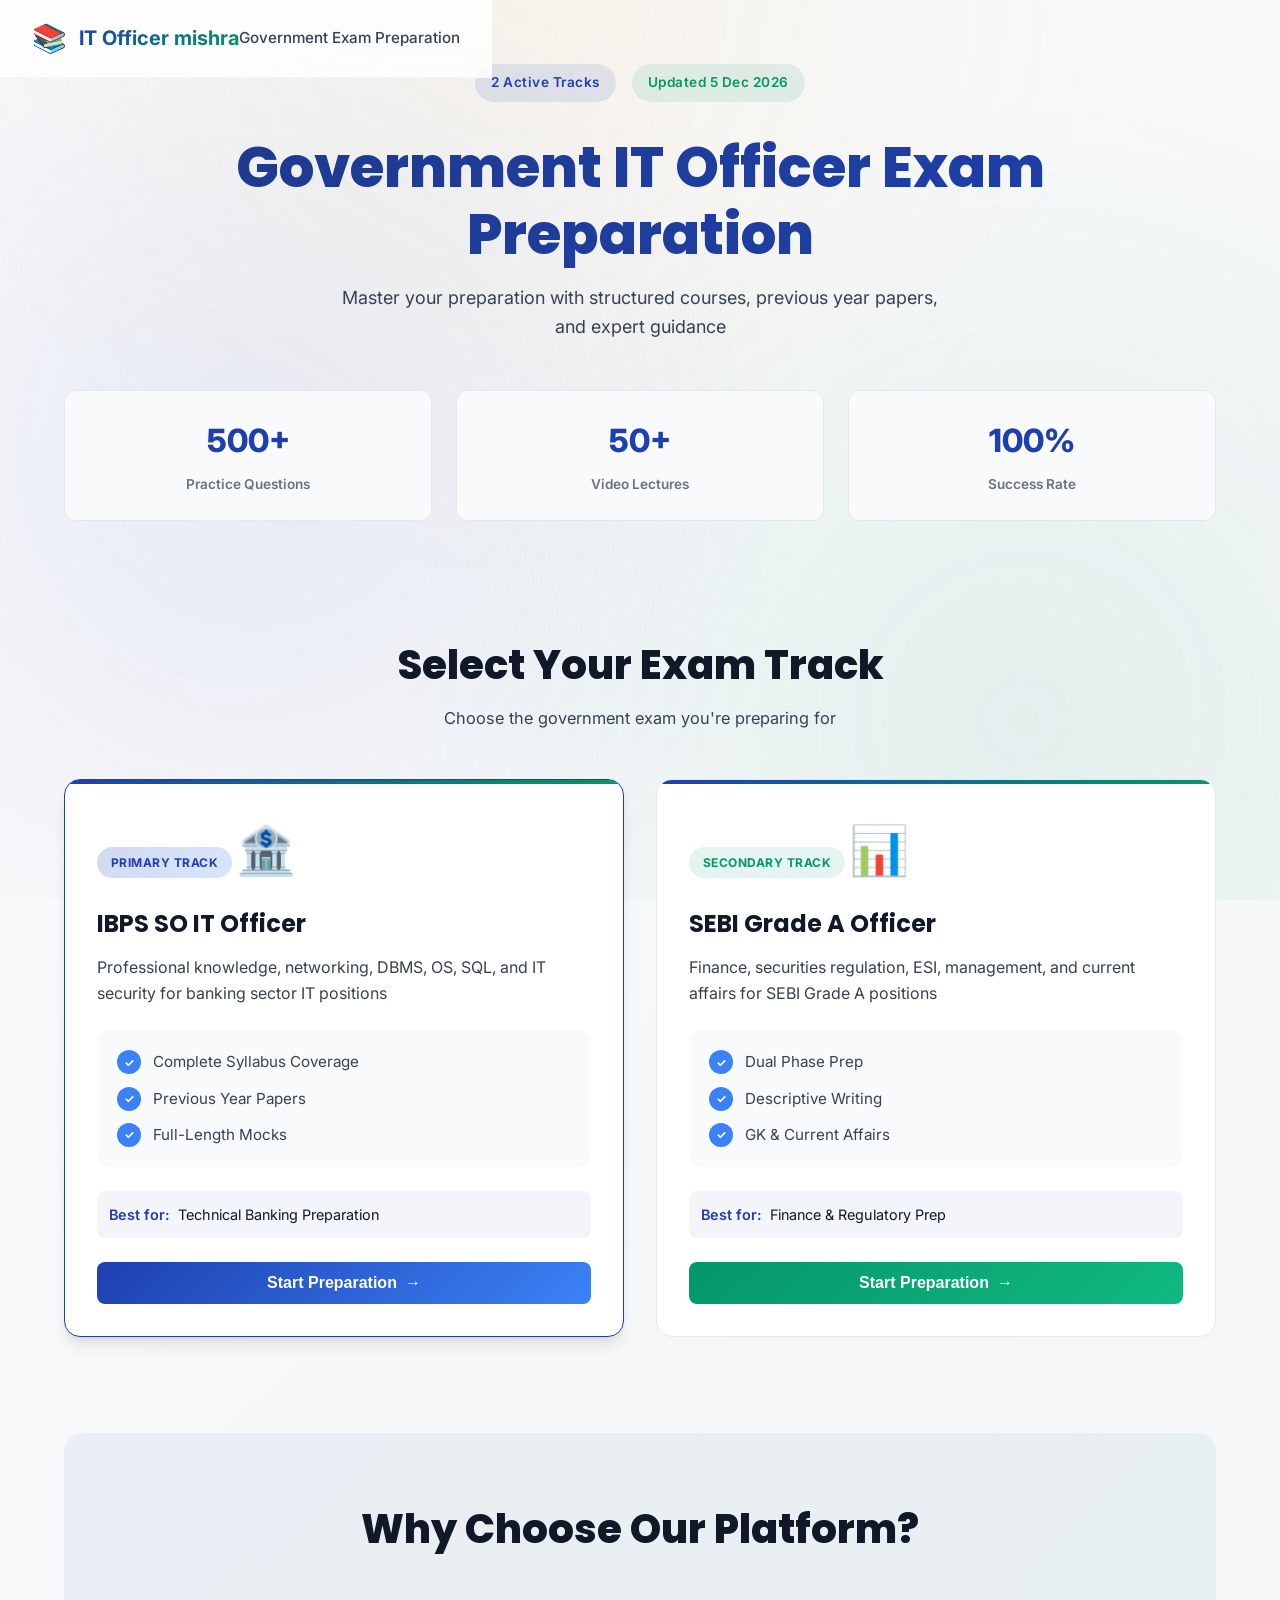
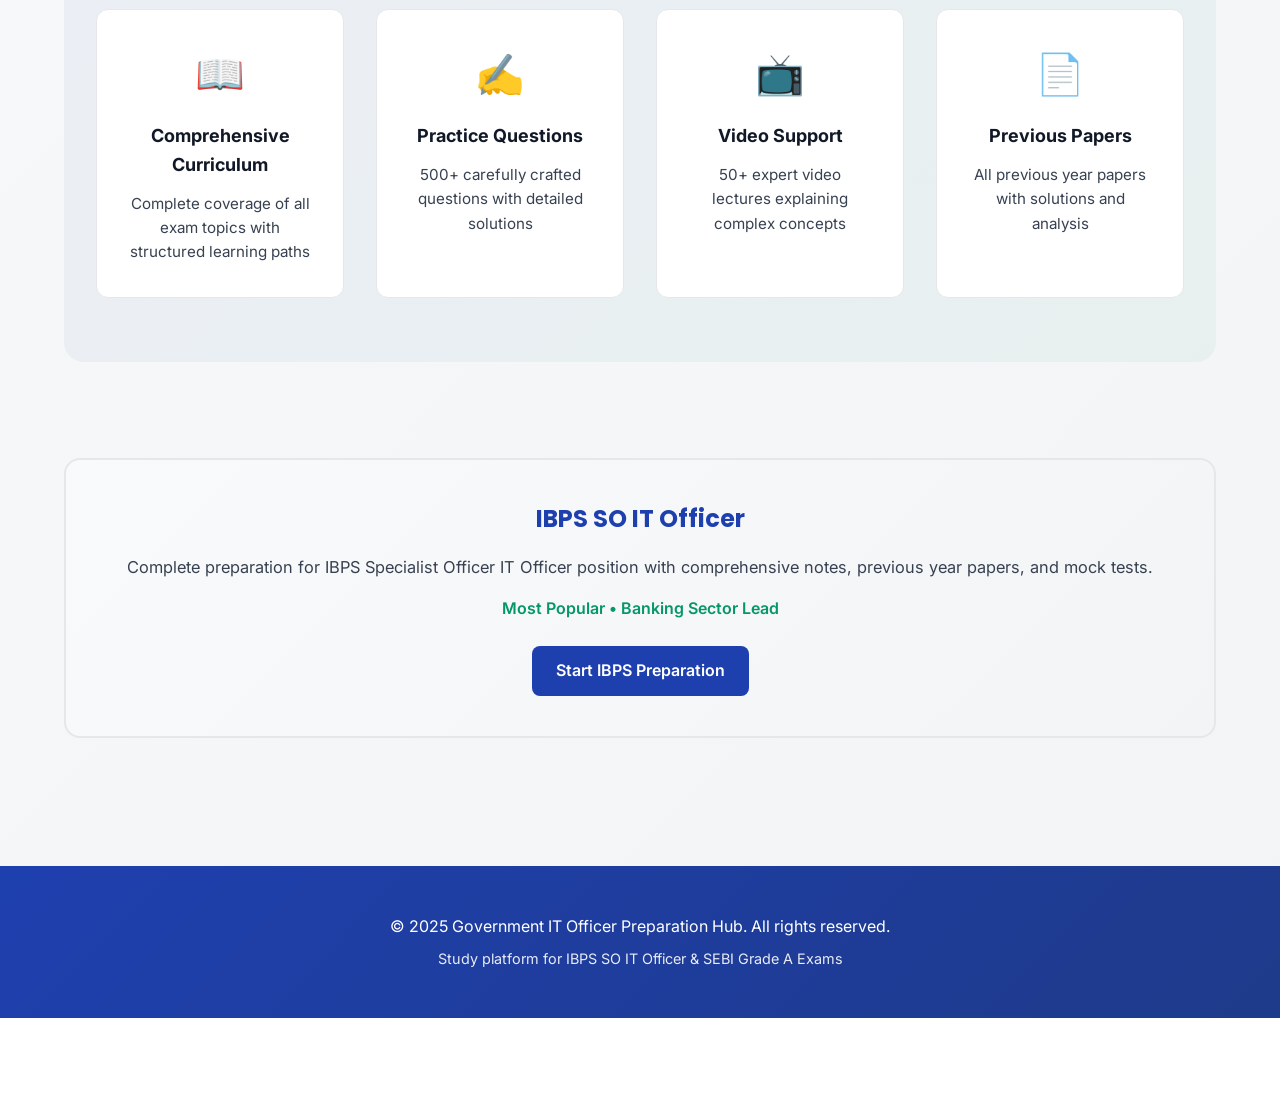
<file: index.html>
<!DOCTYPE html>
<html lang="en">
<head>
    <meta charset="UTF-8">
    <meta name="viewport" content="width=device-width, initial-scale=1.0">
    <meta name="description" content="Government IT Officer Exam Preparation Hub - IBPS SO IT Officer & SEBI Grade A Study Platform">
    <title>Government IT Officer - Exam Preparation Hub</title>
    <link rel="preconnect" href="https://fonts.googleapis.com">
    <link rel="preconnect" href="https://fonts.gstatic.com" crossorigin>
    <link href="https://fonts.googleapis.com/css2?family=Inter:wght@300;400;500;600;700;800&family=Poppins:wght@600;700;800&display=swap" rel="stylesheet">
    <link rel="stylesheet" href="assets/css/style.css">
    <script defer src="assets/js/main.js"></script>
</head>
<body class="exam-hub">
    <div class="background-animation"></div>
    
    <header class="navbar">
        <div class="navbar-container">
            <div class="logo">
                <span class="logo-icon">📚</span>
                <span class="logo-text">IT Officer mishra</span>
            </div>
            <nav class="nav-links">
                <span class="nav-item">Government Exam Preparation</span>
            </nav>
        </div>
    </header>

    <main class="container">
        <section class="hero-section">
            <div class="hero-content reveal">
                <div class="status-bar">
                    <span class="badge badge-primary">2 Active Tracks</span>
                    <span class="badge badge-secondary">Updated <span data-current-date>Today</span></span>
                </div>
                
                <h1 class="hero-title">Government IT Officer Exam Preparation</h1>
                <p class="hero-subtitle">Master your preparation with structured courses, previous year papers, and expert guidance</p>
                
                <div class="quick-stats">
                    <div class="stat-box">
                        <div class="stat-number">500+</div>
                        <div class="stat-label">Practice Questions</div>
                    </div>
                    <div class="stat-box">
                        <div class="stat-number">50+</div>
                        <div class="stat-label">Video Lectures</div>
                    </div>
                    <div class="stat-box">
                        <div class="stat-number">100%</div>
                        <div class="stat-label">Success Rate</div>
                    </div>
                </div>
            </div>
        </section>

        <section class="exam-tracks-section">
            <h2 class="section-title">Select Your Exam Track</h2>
            <p class="section-subtitle">Choose the government exam you're preparing for</p>
            
            <div class="exam-grid">
                <div class="exam-track-card reveal" data-exam-card data-href="IBPS_SO_(IT_Officer)/index.html" 
                     data-launch-title="IBPS SO IT Officer" 
                     data-launch-text="Complete preparation for IBPS Specialist Officer IT Officer position with comprehensive notes, previous year papers, and mock tests."
                     data-launch-meta="Most Popular • Banking Sector Lead"
                     data-launch-link-label="Start IBPS Preparation">
                    <div class="card-badge badge-featured">PRIMARY TRACK</div>
                    <div class="card-icon">🏦</div>
                    <h3 class="card-title">IBPS SO IT Officer</h3>
                    <p class="card-description">Professional knowledge, networking, DBMS, OS, SQL, and IT security for banking sector IT positions</p>
                    
                    <div class="card-features">
                        <div class="feature-item">
                            <span class="feature-icon">✓</span>
                            <span>Complete Syllabus Coverage</span>
                        </div>
                        <div class="feature-item">
                            <span class="feature-icon">✓</span>
                            <span>Previous Year Papers</span>
                        </div>
                        <div class="feature-item">
                            <span class="feature-icon">✓</span>
                            <span>Full-Length Mocks</span>
                        </div>
                    </div>

                    <div class="card-meta">
                        <span class="meta-label">Best for:</span>
                        <span>Technical Banking Preparation</span>
                    </div>
                    
                    <button class="button button-primary" type="button" data-href="IBPS_SO_(IT_Officer)/index.html">
                        Start Preparation
                        <span class="button-arrow">→</span>
                    </button>
                </div>

                <div class="exam-track-card reveal" data-exam-card data-href="SEBI_Grade_A/index.html" 
                     data-launch-title="SEBI Grade A" 
                     data-launch-text="Complete guidance for SEBI Grade A Officers Exam including finance, management, descriptive writing, and regulatory framework."
                     data-launch-meta="Securities Regulator • Prestigious Position"
                     data-launch-link-label="Start SEBI Preparation">
                    <div class="card-badge badge-secondary">SECONDARY TRACK</div>
                    <div class="card-icon">📊</div>
                    <h3 class="card-title">SEBI Grade A Officer</h3>
                    <p class="card-description">Finance, securities regulation, ESI, management, and current affairs for SEBI Grade A positions</p>
                    
                    <div class="card-features">
                        <div class="feature-item">
                            <span class="feature-icon">✓</span>
                            <span>Dual Phase Prep</span>
                        </div>
                        <div class="feature-item">
                            <span class="feature-icon">✓</span>
                            <span>Descriptive Writing</span>
                        </div>
                        <div class="feature-item">
                            <span class="feature-icon">✓</span>
                            <span>GK & Current Affairs</span>
                        </div>
                    </div>

                    <div class="card-meta">
                        <span class="meta-label">Best for:</span>
                        <span>Finance & Regulatory Prep</span>
                    </div>
                    
                    <button class="button button-secondary" type="button" data-href="SEBI_Grade_A/index.html">
                        Start Preparation
                        <span class="button-arrow">→</span>
                    </button>
                </div>
            </div>
        </section>

        <section class="features-section">
            <h2 class="section-title">Why Choose Our Platform?</h2>
            
            <div class="features-grid">
                <div class="feature-card reveal">
                    <div class="feature-icon-large">📖</div>
                    <h4>Comprehensive Curriculum</h4>
                    <p>Complete coverage of all exam topics with structured learning paths</p>
                </div>
                <div class="feature-card reveal">
                    <div class="feature-icon-large">✍️</div>
                    <h4>Practice Questions</h4>
                    <p>500+ carefully crafted questions with detailed solutions</p>
                </div>
                <div class="feature-card reveal">
                    <div class="feature-icon-large">📺</div>
                    <h4>Video Support</h4>
                    <p>50+ expert video lectures explaining complex concepts</p>
                </div>
                <div class="feature-card reveal">
                    <div class="feature-icon-large">📄</div>
                    <h4>Previous Papers</h4>
                    <p>All previous year papers with solutions and analysis</p>
                </div>
            </div>
        </section>

        <section class="preview-section">
            <div class="preview-card reveal">
                <h3 class="preview-title" data-launch-preview-title>Select a track above</h3>
                <p class="preview-text" data-launch-preview-text>Hover or tap on any exam track to see a preview and start your preparation journey</p>
                <div class="preview-meta" data-launch-preview-meta></div>
                <a class="preview-link" href="#" data-launch-preview-link data-href="">
                    View Full Details →
                </a>
            </div>
        </section>
    </main>

    <footer class="footer">
        <div class="footer-content">
            <p>&copy; 2025 Government IT Officer Preparation Hub. All rights reserved.</p>
            <p class="footer-note">Study platform for IBPS SO IT Officer & SEBI Grade A Exams</p>
        </div>
    </footer>
</body>
</html>
</file>
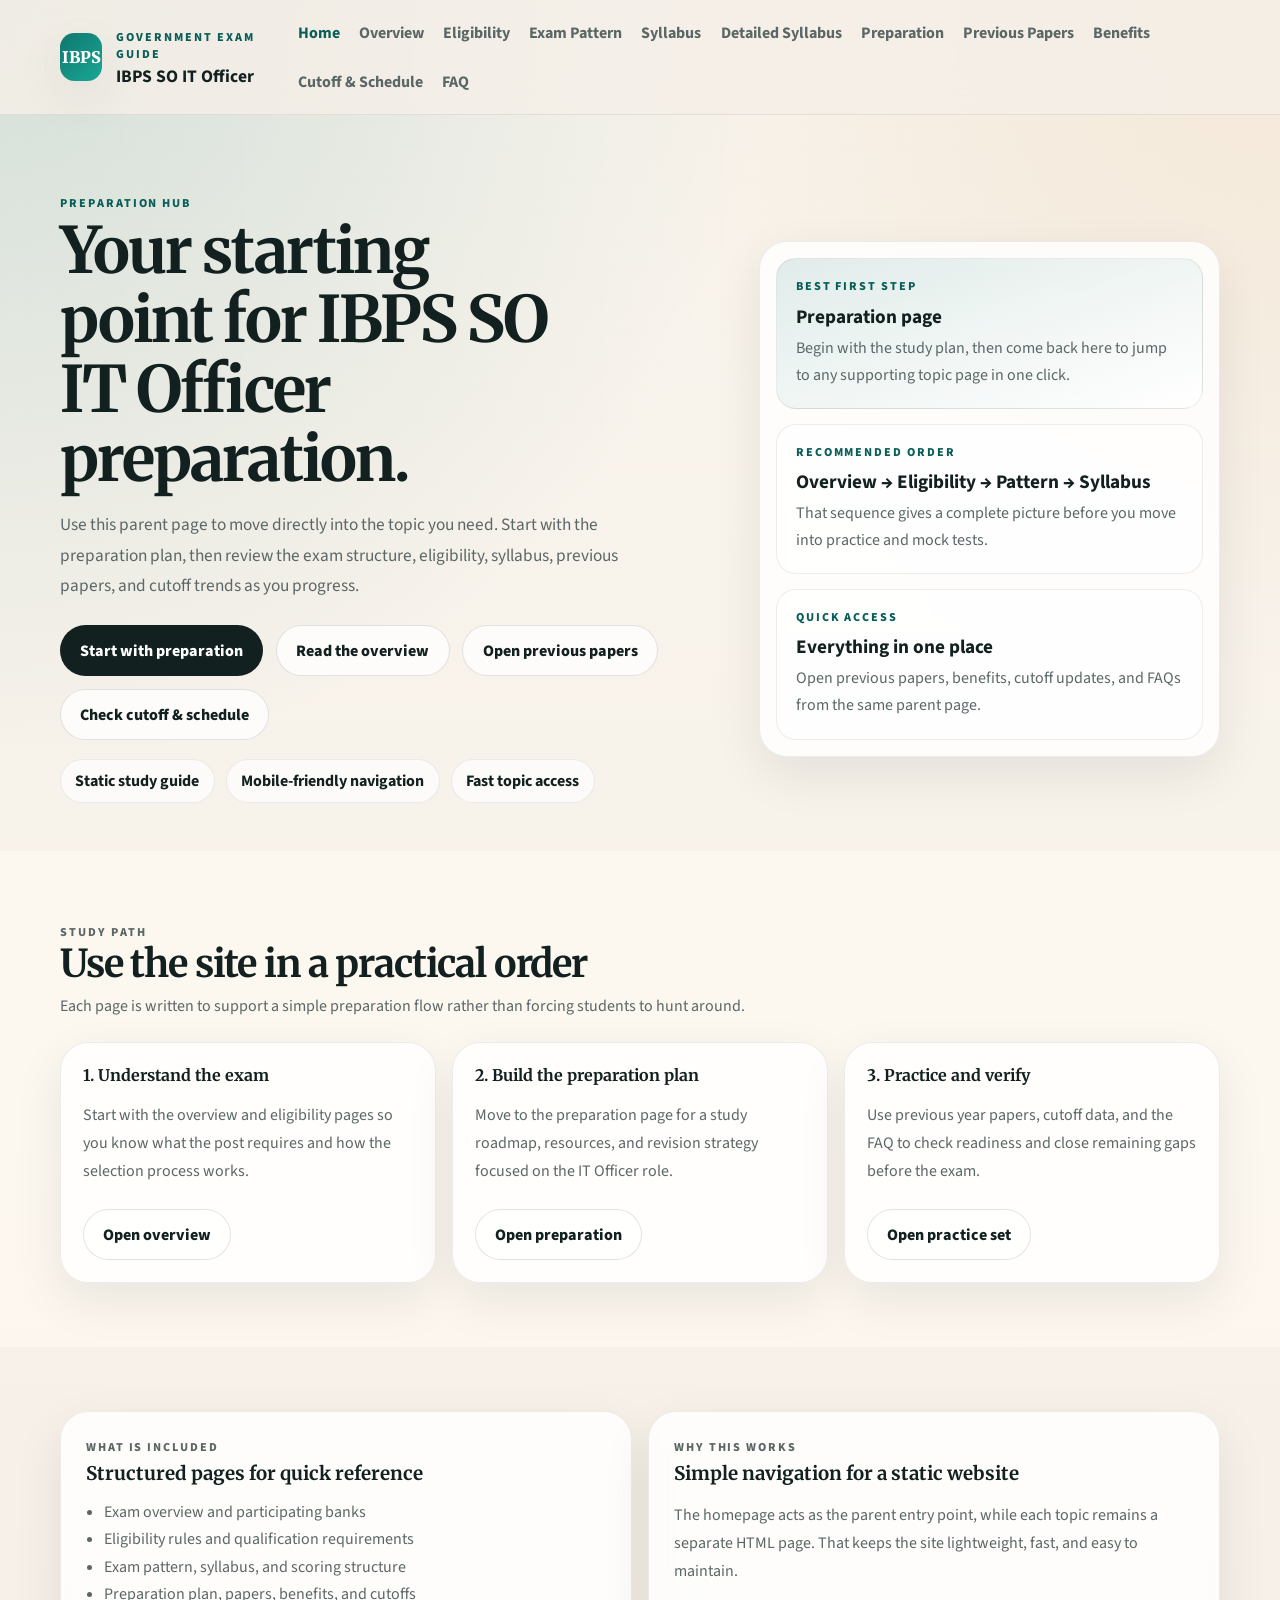
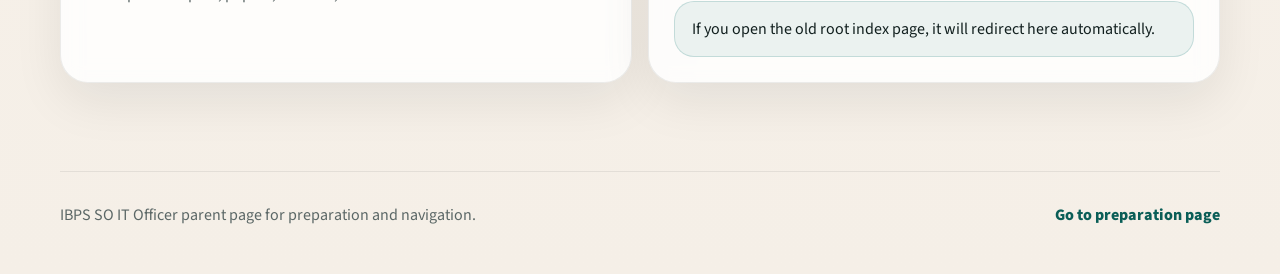
<file: IBPS_SO_(IT_Officer)/index.html>
<!doctype html>
<html lang="en">
  <head>
    <meta charset="utf-8" />
    <meta name="viewport" content="width=device-width, initial-scale=1" />
    <meta http-equiv="refresh" content="0; url=parent.html" />
    <meta name="robots" content="noindex" />
    <title>Redirecting to IBPS SO IT Officer hub</title>
    <script>
      window.location.replace('parent.html');
    </script>
    <style>
      body {
        margin: 0;
        min-height: 100vh;
        display: grid;
        place-items: center;
        font-family: "Source Sans 3", system-ui, sans-serif;
        color: #12201f;
        background: linear-gradient(180deg, #f9f4ed 0%, #f5efe7 100%);
      }
      main {
        width: min(100% - 2rem, 36rem);
        padding: 2rem;
        border-radius: 1.25rem;
        background: rgba(255, 255, 255, 0.86);
        border: 1px solid rgba(18, 32, 31, 0.08);
        box-shadow: 0 18px 50px rgba(15, 20, 20, 0.08);
        text-align: center;
      }
      a {
        color: #0a5e57;
        font-weight: 700;
      }
    </style>
  </head>
  <body>
    <main>
      <p>Redirecting to the IBPS SO IT Officer parent page.</p>
      <p>If you are not redirected automatically, open <a href="parent.html">parent.html</a>.</p>
    </main>
  </body>
</html>
</file>
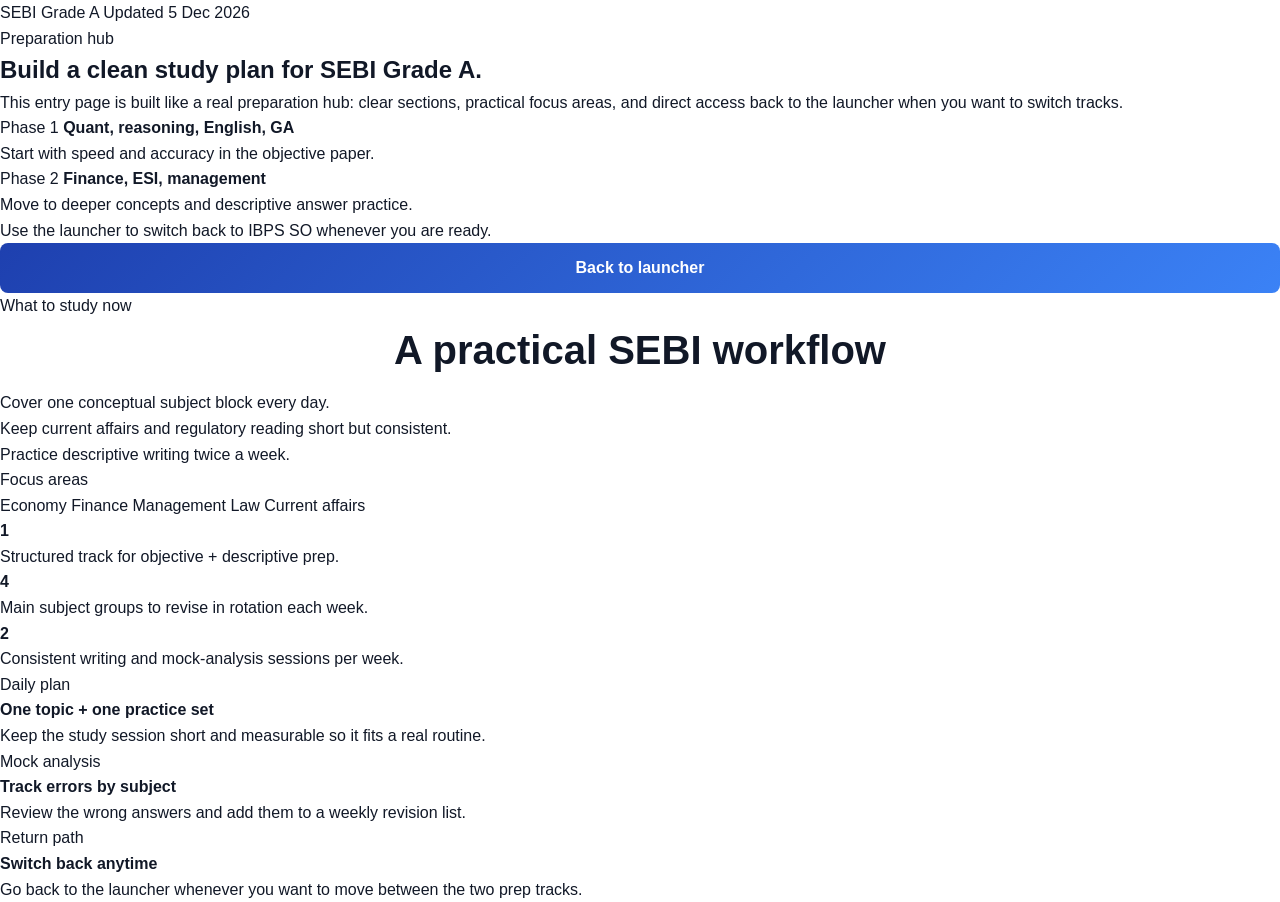
<file: SEBI_Grade_A/index.html>
<!doctype html>
<html lang="en">
  <head>
    <meta charset="utf-8" />
    <meta name="viewport" content="width=device-width, initial-scale=1" />
    <meta name="description" content="SEBI Grade A preparation landing page." />
    <title>SEBI Grade A | Preparation Hub</title>
    <link rel="preconnect" href="https://fonts.googleapis.com" />
    <link rel="preconnect" href="https://fonts.gstatic.com" crossorigin />
    <link href="https://fonts.googleapis.com/css2?family=Source+Sans+3:wght@400;600;700;800;900&display=swap" rel="stylesheet" />
    <link rel="stylesheet" href="../assets/css/style.css" />
    <script defer src="../assets/js/main.js"></script>
  </head>
  <body class="compact-page">
    <main class="layout page-shell">
      <section class="hero-panel hero-copy reveal">
        <div class="eyebrow-row">
          <span class="status-pill">SEBI Grade A</span>
          <span class="mini-pill">Updated <span data-current-date>today</span></span>
        </div>
        <p class="kicker">Preparation hub</p>
        <h1>Build a clean study plan for SEBI Grade A.</h1>
        <p class="intro">
          This entry page is built like a real preparation hub: clear sections, practical focus areas, and direct
          access back to the launcher when you want to switch tracks.
        </p>

        <div class="hero-meta two-up">
          <div class="meta-card">
            <span class="kicker">Phase 1</span>
            <strong>Quant, reasoning, English, GA</strong>
            <p>Start with speed and accuracy in the objective paper.</p>
          </div>
          <div class="meta-card">
            <span class="kicker">Phase 2</span>
            <strong>Finance, ESI, management</strong>
            <p>Move to deeper concepts and descriptive answer practice.</p>
          </div>
        </div>

        <div class="hint">Use the launcher to switch back to IBPS SO whenever you are ready.</div>
        <a class="button button-primary" href="../index.html">Back to launcher</a>
      </section>

      <aside class="hero-panel tight reveal" aria-label="SEBI study focus">
        <div class="exam-panel">
          <div class="card dashboard-card">
            <p class="kicker">What to study now</p>
            <h2 class="section-title">A practical SEBI workflow</h2>
            <ul class="bullet-list">
              <li>Cover one conceptual subject block every day.</li>
              <li>Keep current affairs and regulatory reading short but consistent.</li>
              <li>Practice descriptive writing twice a week.</li>
            </ul>
          </div>

          <div class="card dashboard-card">
            <p class="kicker">Focus areas</p>
            <div class="tag-row">
              <span class="tag">Economy</span>
              <span class="tag">Finance</span>
              <span class="tag">Management</span>
              <span class="tag">Law</span>
              <span class="tag">Current affairs</span>
            </div>
          </div>
        </div>
      </aside>

      <section class="dashboard-grid span-all reveal">
        <div class="metrics">
          <div class="metric">
            <strong>1</strong>
            <p>Structured track for objective + descriptive prep.</p>
          </div>
          <div class="metric">
            <strong>4</strong>
            <p>Main subject groups to revise in rotation each week.</p>
          </div>
          <div class="metric">
            <strong>2</strong>
            <p>Consistent writing and mock-analysis sessions per week.</p>
          </div>
        </div>

        <div class="info-strip">
          <div class="card dashboard-card">
            <p class="kicker">Daily plan</p>
            <strong>One topic + one practice set</strong>
            <p>Keep the study session short and measurable so it fits a real routine.</p>
          </div>
          <div class="card dashboard-card">
            <p class="kicker">Mock analysis</p>
            <strong>Track errors by subject</strong>
            <p>Review the wrong answers and add them to a weekly revision list.</p>
          </div>
          <div class="card dashboard-card">
            <p class="kicker">Return path</p>
            <strong>Switch back anytime</strong>
            <p>Go back to the launcher whenever you want to move between the two prep tracks.</p>
          </div>
        </div>
      </section>
    </main>
  </body>
</html>
</file>
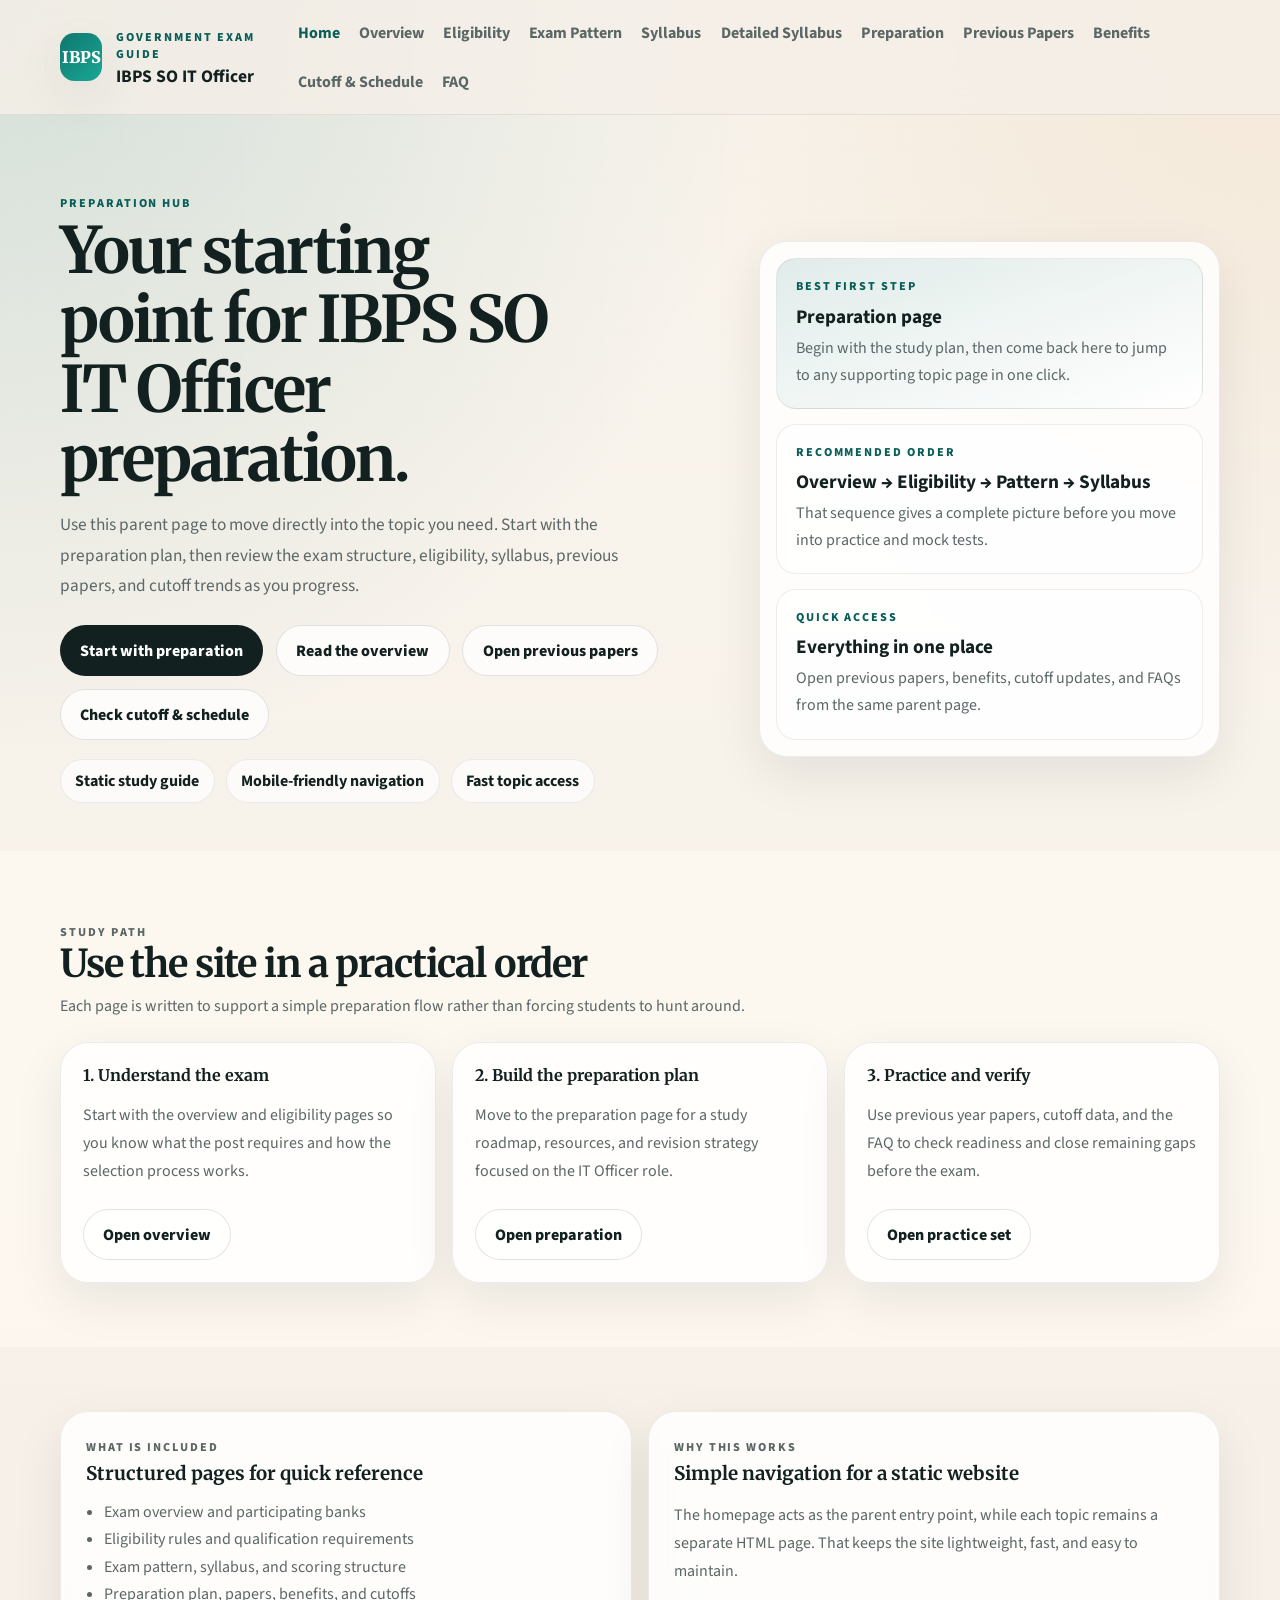
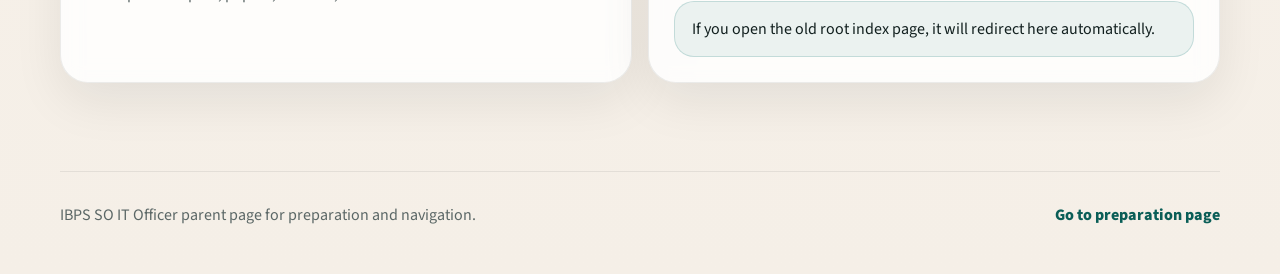
<file: IBPS_SO_(IT_Officer)/parent.html>
<!doctype html>
<html lang="en">
  <head>
    <meta charset="utf-8" />
    <meta name="viewport" content="width=device-width, initial-scale=1" />
    <meta name="description" content="Central landing page for IBPS SO IT Officer preparation with quick links to overview, eligibility, exam pattern, syllabus, preparation, papers, benefits, cutoff, and FAQ." />
    <title>IBPS SO IT Officer | Preparation Hub</title>
    <link rel="preconnect" href="https://fonts.googleapis.com" />
    <link rel="preconnect" href="https://fonts.gstatic.com" crossorigin />
    <link href="https://fonts.googleapis.com/css2?family=Source+Sans+3:wght@400;500;600;700;800;900&family=Merriweather:wght@700;900&display=swap" rel="stylesheet" />
    <link rel="stylesheet" href="assets/css/style.css" />
    <script defer src="assets/js/main.js"></script>
  </head>
  <body data-page="home">
    <a class="skip-link" href="#main-content">Skip to content</a>

    <header class="site-header">
      <div class="container header-inner">
        <div class="brand">
          <span class="brand-mark">IBPS</span>
          <div>
            <p class="brand-kicker">Government exam guide</p>
            <h1>IBPS SO IT Officer</h1>
          </div>
        </div>

        <button class="menu-toggle" type="button" aria-expanded="false" aria-controls="primary-nav">
          <span></span><span></span><span></span>
          <span class="sr-only">Toggle navigation</span>
        </button>

        <nav id="primary-nav" class="primary-nav" aria-label="Primary navigation">
          <a data-nav="home" href="parent.html">Home</a>
          <a data-nav="overview" href="pages/overview.html">Overview</a>
          <a data-nav="eligibility" href="pages/eligibility.html">Eligibility</a>
          <a data-nav="pattern" href="pages/exam-pattern.html">Exam Pattern</a>
          <a data-nav="syllabus" href="pages/syllabus.html">Syllabus</a>
          <a data-nav="syllabus" href="pages/detailed-syllabus.html">Detailed Syllabus</a>
          <a data-nav="prep" href="pages/preparation.html">Preparation</a>
          <a data-nav="pyq" href="pages/previous-year-papers.html">Previous Papers</a>
          <a data-nav="benefits" href="pages/benefits.html">Benefits</a>
          <a data-nav="cutoff" href="pages/cutoff-schedule.html">Cutoff &amp; Schedule</a>
          <a data-nav="faq" href="pages/faq.html">FAQ</a>
        </nav>
      </div>
    </header>

    <main id="main-content">
      <section class="hero">
        <div class="container hero-grid">
          <div class="hero-copy reveal">
            <p class="eyebrow">Preparation hub</p>
            <h2>Your starting point for IBPS SO IT Officer preparation.</h2>
            <p class="hero-text">
              Use this parent page to move directly into the topic you need. Start with the preparation plan, then
              review the exam structure, eligibility, syllabus, previous papers, and cutoff trends as you progress.
            </p>
            <div class="hero-actions">
              <a class="button button-primary" href="pages/preparation.html">Start with preparation</a>
              <a class="button button-secondary" href="pages/overview.html">Read the overview</a>
              <a class="button button-secondary" href="pages/previous-year-papers.html">Open previous papers</a>
              <a class="button button-secondary" href="pages/cutoff-schedule.html">Check cutoff &amp; schedule</a>
            </div>
            <div class="page-meta">
              <span class="meta-pill">Static study guide</span>
              <span class="meta-pill">Mobile-friendly navigation</span>
              <span class="meta-pill">Fast topic access</span>
            </div>
          </div>

          <aside class="hero-panel reveal" aria-label="Quick start">
            <div class="panel-card panel-accent">
              <p class="meta-kicker">Best first step</p>
              <strong>Preparation page</strong>
              <span>Begin with the study plan, then come back here to jump to any supporting topic page in one click.</span>
            </div>
            <div class="panel-card">
              <p class="meta-kicker">Recommended order</p>
              <strong>Overview → Eligibility → Pattern → Syllabus</strong>
              <span>That sequence gives a complete picture before you move into practice and mock tests.</span>
            </div>
            <div class="panel-card">
              <p class="meta-kicker">Quick access</p>
              <strong>Everything in one place</strong>
              <span>Open previous papers, benefits, cutoff updates, and FAQs from the same parent page.</span>
            </div>
          </aside>
        </div>
      </section>

      <section class="section section-soft">
        <div class="container">
          <div class="section-heading reveal">
            <p class="section-tag">Study path</p>
            <h3>Use the site in a practical order</h3>
            <p>Each page is written to support a simple preparation flow rather than forcing students to hunt around.</p>
          </div>

          <div class="info-grid three-up reveal">
            <article class="info-card">
              <h4>1. Understand the exam</h4>
              <p>Start with the overview and eligibility pages so you know what the post requires and how the selection process works.</p>
              <div class="page-actions"><a class="button button-ghost" href="pages/overview.html">Open overview</a></div>
            </article>
            <article class="info-card">
              <h4>2. Build the preparation plan</h4>
              <p>Move to the preparation page for a study roadmap, resources, and revision strategy focused on the IT Officer role.</p>
              <div class="page-actions"><a class="button button-ghost" href="pages/preparation.html">Open preparation</a></div>
            </article>
            <article class="info-card">
              <h4>3. Practice and verify</h4>
              <p>Use previous year papers, cutoff data, and the FAQ to check readiness and close remaining gaps before the exam.</p>
              <div class="page-actions"><a class="button button-ghost" href="pages/previous-year-papers.html">Open practice set</a></div>
            </article>
          </div>
        </div>
      </section>

      <section class="section">
        <div class="container split-grid">
          <article class="feature-panel reveal">
            <p class="section-tag">What is included</p>
            <h3>Structured pages for quick reference</h3>
            <ul class="mini-list">
              <li>Exam overview and participating banks</li>
              <li>Eligibility rules and qualification requirements</li>
              <li>Exam pattern, syllabus, and scoring structure</li>
              <li>Preparation plan, papers, benefits, and cutoffs</li>
            </ul>
          </article>
          <article class="feature-panel reveal">
            <p class="section-tag">Why this works</p>
            <h3>Simple navigation for a static website</h3>
            <p>
              The homepage acts as the parent entry point, while each topic remains a separate HTML page. That keeps
              the site lightweight, fast, and easy to maintain.
            </p>
            <div class="notice">If you open the old root index page, it will redirect here automatically.</div>
          </article>
        </div>
      </section>
    </main>

    <footer class="site-footer">
      <div class="container footer-inner">
        <p>IBPS SO IT Officer parent page for preparation and navigation.</p>
        <a href="pages/preparation.html">Go to preparation page</a>
      </div>
    </footer>
  </body>
</html>
</file>
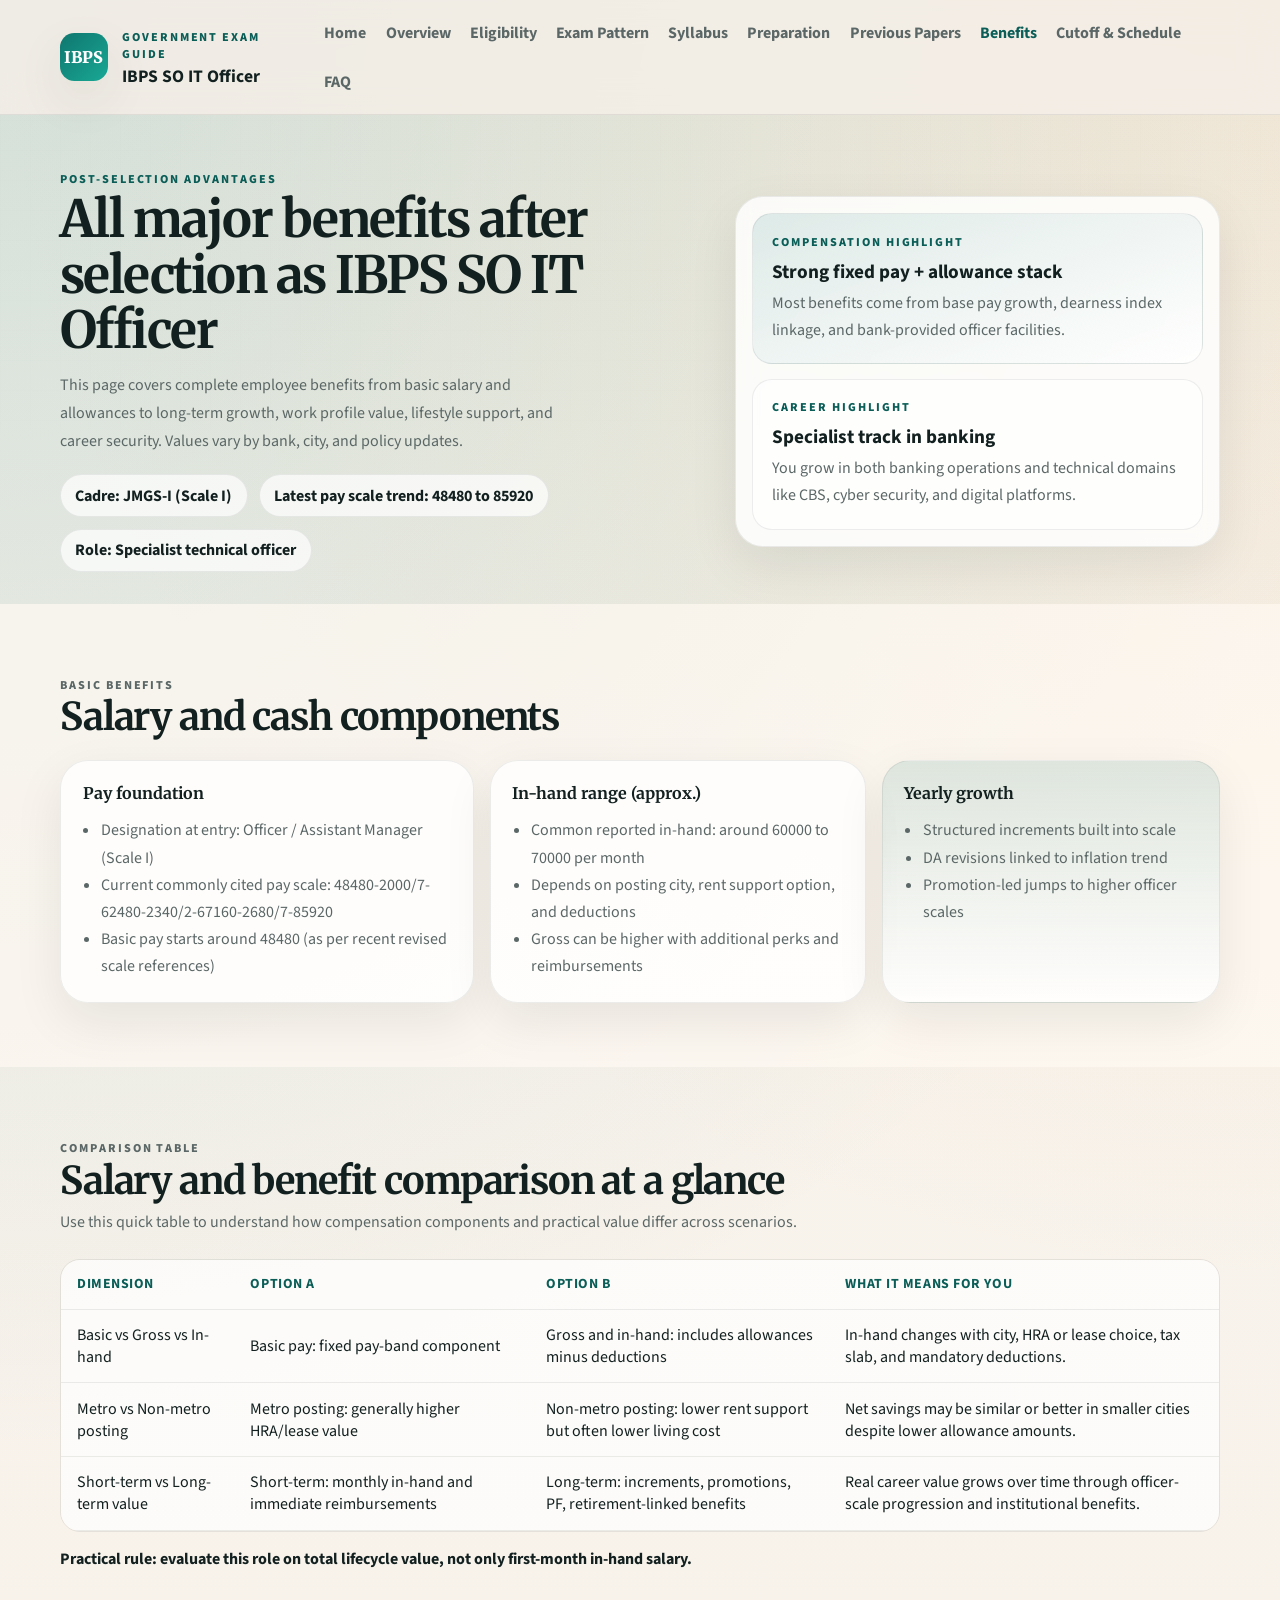
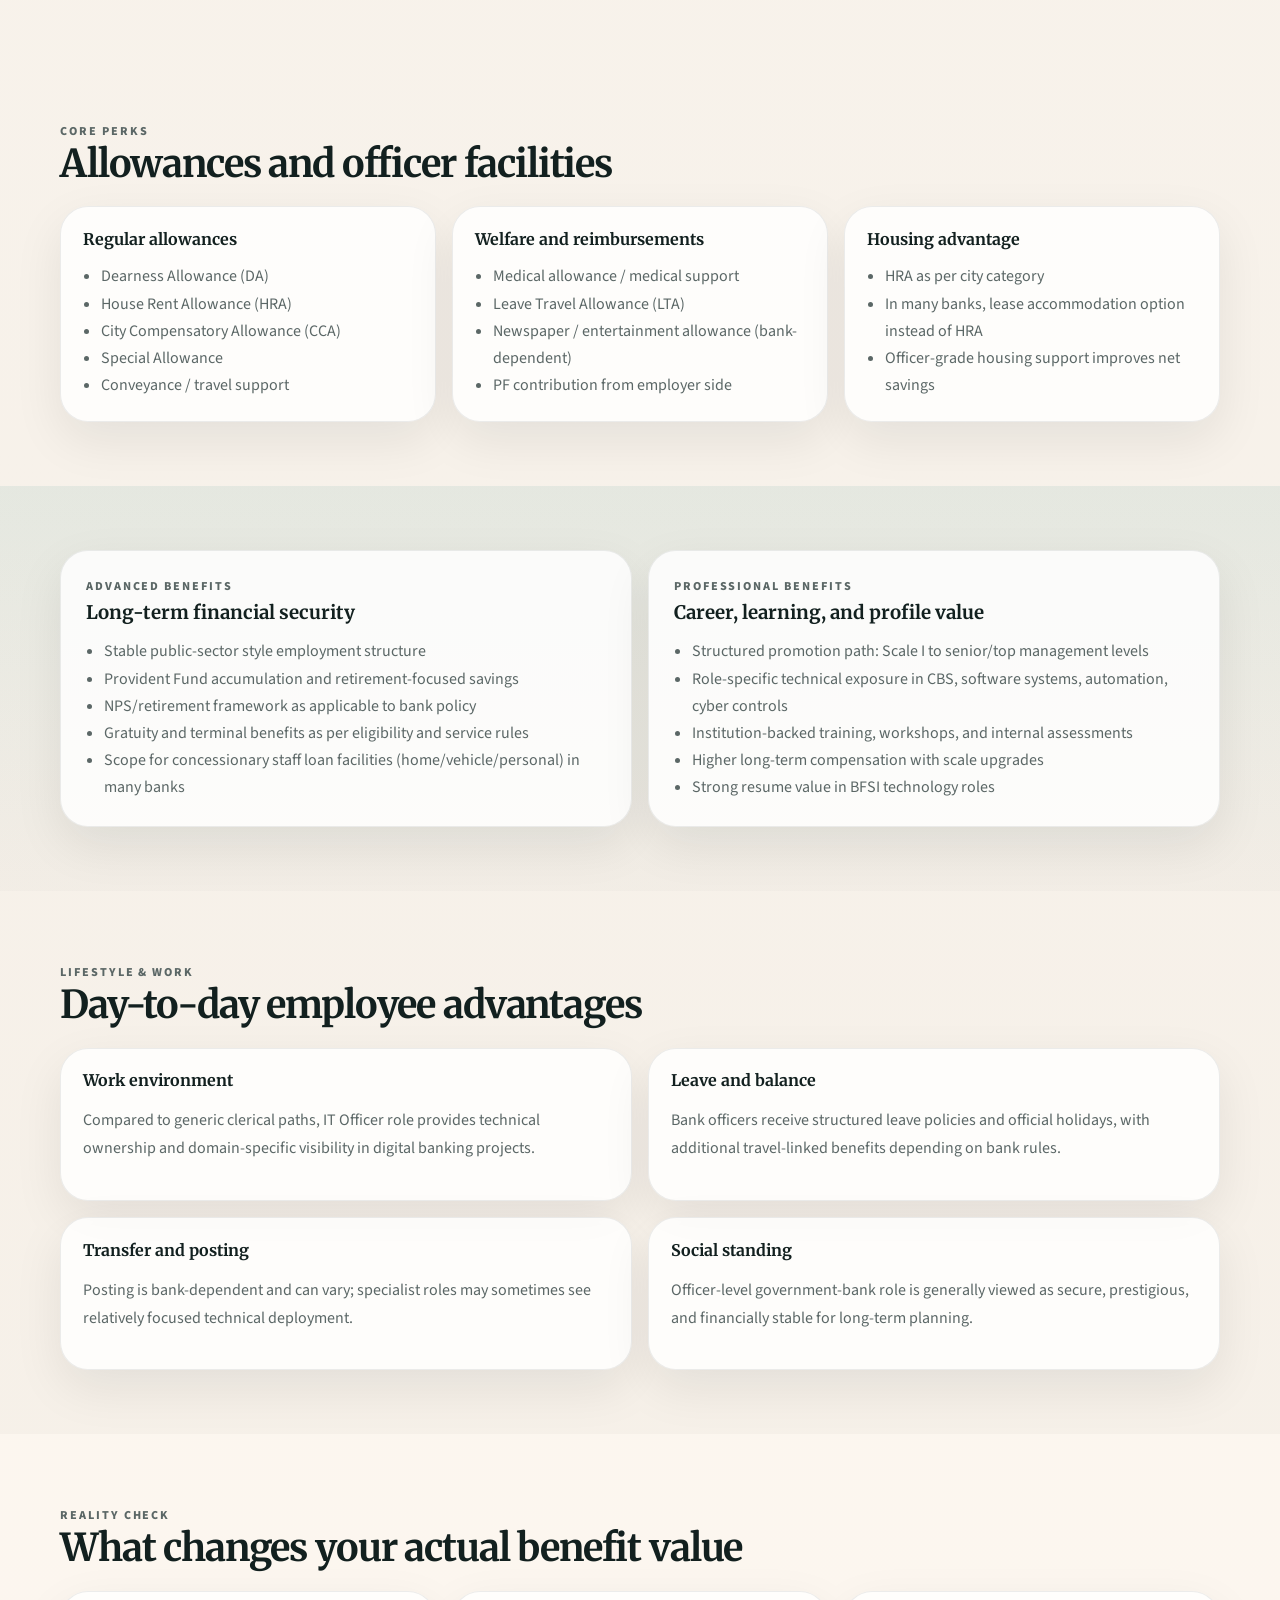
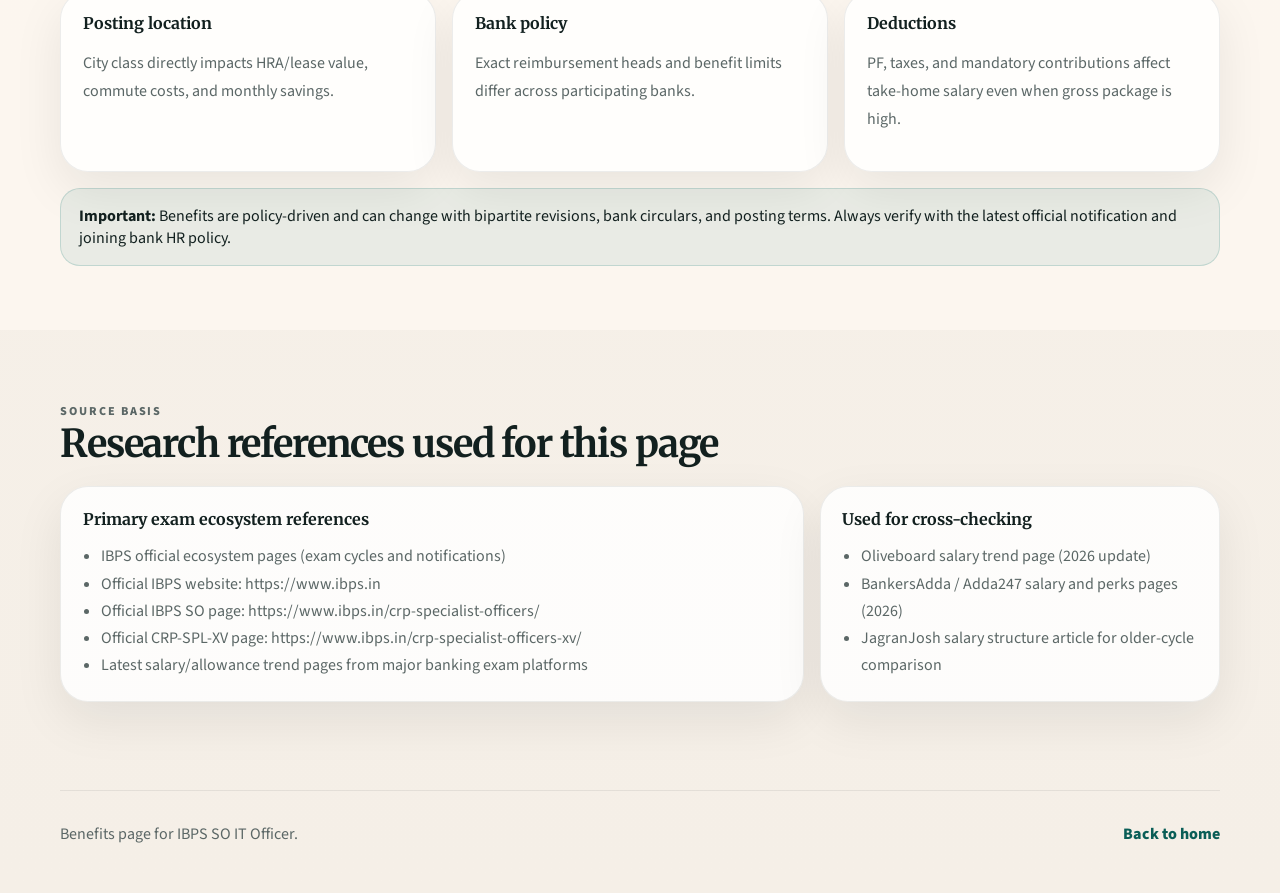
<file: IBPS_SO_(IT_Officer)/pages/benefits.html>
<!doctype html>
<html lang="en">
  <head>
    <meta charset="utf-8" />
    <meta name="viewport" content="width=device-width, initial-scale=1" />
    <meta name="description" content="Complete benefits guide for IBPS SO IT Officer: salary, perks, allowances, long-term growth, and non-monetary advantages." />
    <title>Benefits | IBPS SO IT Officer</title>
    <link rel="preconnect" href="https://fonts.googleapis.com" />
    <link rel="preconnect" href="https://fonts.gstatic.com" crossorigin />
    <link href="https://fonts.googleapis.com/css2?family=Source+Sans+3:wght@400;500;600;700;800;900&family=Merriweather:wght@700;900&display=swap" rel="stylesheet" />
    <link rel="stylesheet" href="../assets/css/style.css" />
    <script defer src="../assets/js/main.js"></script>
  </head>
  <body data-page="benefits">
    <a class="skip-link" href="#main-content">Skip to content</a>
    <header class="site-header">
      <div class="container header-inner">
        <div class="brand">
          <span class="brand-mark">IBPS</span>
          <div>
            <p class="brand-kicker">Government exam guide</p>
            <h1>IBPS SO IT Officer</h1>
          </div>
        </div>
        <button class="menu-toggle" type="button" aria-expanded="false" aria-controls="primary-nav"><span></span><span></span><span></span><span class="sr-only">Toggle navigation</span></button>
        <nav id="primary-nav" class="primary-nav" aria-label="Primary navigation">
          <a data-nav="home" href="../index.html">Home</a>
          <a data-nav="overview" href="overview.html">Overview</a>
          <a data-nav="eligibility" href="eligibility.html">Eligibility</a>
          <a data-nav="pattern" href="exam-pattern.html">Exam Pattern</a>
          <a data-nav="syllabus" href="syllabus.html">Syllabus</a>
          <a data-nav="prep" href="preparation.html">Preparation</a>
          <a data-nav="pyq" href="previous-year-papers.html">Previous Papers</a>
          <a data-nav="benefits" href="benefits.html">Benefits</a>
          <a data-nav="cutoff" href="cutoff-schedule.html">Cutoff & Schedule</a>
          <a data-nav="faq" href="faq.html">FAQ</a>
        </nav>
      </div>
    </header>

    <main id="main-content">
      <section class="page-hero">
        <div class="container page-hero-grid">
          <div class="reveal">
            <p class="eyebrow">Post-selection advantages</p>
            <h2 class="page-title">All major benefits after selection as IBPS SO IT Officer</h2>
            <p class="page-copy">
              This page covers complete employee benefits from basic salary and allowances to long-term growth, work profile value,
              lifestyle support, and career security. Values vary by bank, city, and policy updates.
            </p>
            <div class="page-meta">
              <span class="meta-pill">Cadre: JMGS-I (Scale I)</span>
              <span class="meta-pill">Latest pay scale trend: 48480 to 85920</span>
              <span class="meta-pill">Role: Specialist technical officer</span>
            </div>
          </div>
          <aside class="hero-panel reveal">
            <div class="panel-card panel-accent">
              <p class="meta-kicker">Compensation highlight</p>
              <strong>Strong fixed pay + allowance stack</strong>
              <span>Most benefits come from base pay growth, dearness index linkage, and bank-provided officer facilities.</span>
            </div>
            <div class="panel-card">
              <p class="meta-kicker">Career highlight</p>
              <strong>Specialist track in banking</strong>
              <span>You grow in both banking operations and technical domains like CBS, cyber security, and digital platforms.</span>
            </div>
          </aside>
        </div>
      </section>

      <section class="section section-soft">
        <div class="container">
          <div class="section-heading reveal">
            <p class="section-tag">Basic Benefits</p>
            <h3>Salary and cash components</h3>
          </div>
          <div class="pattern-grid reveal">
            <article class="pattern-card">
              <h4>Pay foundation</h4>
              <ul class="tag-list">
                <li>Designation at entry: Officer / Assistant Manager (Scale I)</li>
                <li>Current commonly cited pay scale: 48480-2000/7-62480-2340/2-67160-2680/7-85920</li>
                <li>Basic pay starts around 48480 (as per recent revised scale references)</li>
              </ul>
            </article>
            <article class="pattern-card">
              <h4>In-hand range (approx.)</h4>
              <ul class="tag-list">
                <li>Common reported in-hand: around 60000 to 70000 per month</li>
                <li>Depends on posting city, rent support option, and deductions</li>
                <li>Gross can be higher with additional perks and reimbursements</li>
              </ul>
            </article>
            <article class="pattern-card highlight-card">
              <h4>Yearly growth</h4>
              <ul class="tag-list">
                <li>Structured increments built into scale</li>
                <li>DA revisions linked to inflation trend</li>
                <li>Promotion-led jumps to higher officer scales</li>
              </ul>
            </article>
          </div>
        </div>
      </section>

      <section class="section">
        <div class="container">
          <div class="section-heading reveal">
            <p class="section-tag">Comparison Table</p>
            <h3>Salary and benefit comparison at a glance</h3>
            <p>Use this quick table to understand how compensation components and practical value differ across scenarios.</p>
          </div>
          <div class="table-wrap reveal" role="region" aria-label="IBPS SO IT Officer salary and benefits comparison">
            <table>
              <thead>
                <tr>
                  <th scope="col">Dimension</th>
                  <th scope="col">Option A</th>
                  <th scope="col">Option B</th>
                  <th scope="col">What it means for you</th>
                </tr>
              </thead>
              <tbody>
                <tr>
                  <td>Basic vs Gross vs In-hand</td>
                  <td>Basic pay: fixed pay-band component</td>
                  <td>Gross and in-hand: includes allowances minus deductions</td>
                  <td>In-hand changes with city, HRA or lease choice, tax slab, and mandatory deductions.</td>
                </tr>
                <tr>
                  <td>Metro vs Non-metro posting</td>
                  <td>Metro posting: generally higher HRA/lease value</td>
                  <td>Non-metro posting: lower rent support but often lower living cost</td>
                  <td>Net savings may be similar or better in smaller cities despite lower allowance amounts.</td>
                </tr>
                <tr>
                  <td>Short-term vs Long-term value</td>
                  <td>Short-term: monthly in-hand and immediate reimbursements</td>
                  <td>Long-term: increments, promotions, PF, retirement-linked benefits</td>
                  <td>Real career value grows over time through officer-scale progression and institutional benefits.</td>
                </tr>
              </tbody>
            </table>
          </div>
          <p class="summary-line reveal">Practical rule: evaluate this role on total lifecycle value, not only first-month in-hand salary.</p>
        </div>
      </section>

      <section class="section">
        <div class="container">
          <div class="section-heading reveal">
            <p class="section-tag">Core Perks</p>
            <h3>Allowances and officer facilities</h3>
          </div>
          <div class="info-grid three-up reveal">
            <article class="info-card">
              <h4>Regular allowances</h4>
              <ul class="tag-list">
                <li>Dearness Allowance (DA)</li>
                <li>House Rent Allowance (HRA)</li>
                <li>City Compensatory Allowance (CCA)</li>
                <li>Special Allowance</li>
                <li>Conveyance / travel support</li>
              </ul>
            </article>
            <article class="info-card">
              <h4>Welfare and reimbursements</h4>
              <ul class="tag-list">
                <li>Medical allowance / medical support</li>
                <li>Leave Travel Allowance (LTA)</li>
                <li>Newspaper / entertainment allowance (bank-dependent)</li>
                <li>PF contribution from employer side</li>
              </ul>
            </article>
            <article class="info-card">
              <h4>Housing advantage</h4>
              <ul class="tag-list">
                <li>HRA as per city category</li>
                <li>In many banks, lease accommodation option instead of HRA</li>
                <li>Officer-grade housing support improves net savings</li>
              </ul>
            </article>
          </div>
        </div>
      </section>

      <section class="section section-band">
        <div class="container split-grid reveal">
          <article class="feature-panel">
            <p class="section-tag">Advanced Benefits</p>
            <h3>Long-term financial security</h3>
            <ul class="mini-list">
              <li>Stable public-sector style employment structure</li>
              <li>Provident Fund accumulation and retirement-focused savings</li>
              <li>NPS/retirement framework as applicable to bank policy</li>
              <li>Gratuity and terminal benefits as per eligibility and service rules</li>
              <li>Scope for concessionary staff loan facilities (home/vehicle/personal) in many banks</li>
            </ul>
          </article>
          <article class="feature-panel">
            <p class="section-tag">Professional Benefits</p>
            <h3>Career, learning, and profile value</h3>
            <ul class="mini-list">
              <li>Structured promotion path: Scale I to senior/top management levels</li>
              <li>Role-specific technical exposure in CBS, software systems, automation, cyber controls</li>
              <li>Institution-backed training, workshops, and internal assessments</li>
              <li>Higher long-term compensation with scale upgrades</li>
              <li>Strong resume value in BFSI technology roles</li>
            </ul>
          </article>
        </div>
      </section>

      <section class="section">
        <div class="container">
          <div class="section-heading reveal">
            <p class="section-tag">Lifestyle & Work</p>
            <h3>Day-to-day employee advantages</h3>
          </div>
          <div class="note-grid reveal">
            <article class="note-card">
              <h4>Work environment</h4>
              <p>Compared to generic clerical paths, IT Officer role provides technical ownership and domain-specific visibility in digital banking projects.</p>
            </article>
            <article class="note-card">
              <h4>Leave and balance</h4>
              <p>Bank officers receive structured leave policies and official holidays, with additional travel-linked benefits depending on bank rules.</p>
            </article>
            <article class="note-card">
              <h4>Transfer and posting</h4>
              <p>Posting is bank-dependent and can vary; specialist roles may sometimes see relatively focused technical deployment.</p>
            </article>
            <article class="note-card">
              <h4>Social standing</h4>
              <p>Officer-level government-bank role is generally viewed as secure, prestigious, and financially stable for long-term planning.</p>
            </article>
          </div>
        </div>
      </section>

      <section class="section section-soft">
        <div class="container">
          <div class="section-heading reveal">
            <p class="section-tag">Reality Check</p>
            <h3>What changes your actual benefit value</h3>
          </div>
          <div class="info-grid three-up reveal">
            <article class="info-card"><h4>Posting location</h4><p>City class directly impacts HRA/lease value, commute costs, and monthly savings.</p></article>
            <article class="info-card"><h4>Bank policy</h4><p>Exact reimbursement heads and benefit limits differ across participating banks.</p></article>
            <article class="info-card"><h4>Deductions</h4><p>PF, taxes, and mandatory contributions affect take-home salary even when gross package is high.</p></article>
          </div>
          <div class="notice reveal" style="margin-top: 1rem;">
            <strong>Important:</strong> Benefits are policy-driven and can change with bipartite revisions, bank circulars, and posting terms. Always verify with the latest official notification and joining bank HR policy.
          </div>
        </div>
      </section>

      <section class="section">
        <div class="container">
          <div class="section-heading reveal">
            <p class="section-tag">Source basis</p>
            <h3>Research references used for this page</h3>
          </div>
          <div class="resource-grid reveal">
            <article class="resource-card">
              <h4>Primary exam ecosystem references</h4>
              <ul class="resource-list">
                <li>IBPS official ecosystem pages (exam cycles and notifications)</li>
                <li>Official IBPS website: <a href="https://www.ibps.in" target="_blank" rel="noopener noreferrer">https://www.ibps.in</a></li>
                <li>Official IBPS SO page: <a href="https://www.ibps.in/crp-specialist-officers/" target="_blank" rel="noopener noreferrer">https://www.ibps.in/crp-specialist-officers/</a></li>
                <li>Official CRP-SPL-XV page: <a href="https://www.ibps.in/crp-specialist-officers-xv/" target="_blank" rel="noopener noreferrer">https://www.ibps.in/crp-specialist-officers-xv/</a></li>
                <li>Latest salary/allowance trend pages from major banking exam platforms</li>
              </ul>
            </article>
            <article class="resource-card">
              <h4>Used for cross-checking</h4>
              <ul class="resource-list">
                <li>Oliveboard salary trend page (2026 update)</li>
                <li>BankersAdda / Adda247 salary and perks pages (2026)</li>
                <li>JagranJosh salary structure article for older-cycle comparison</li>
              </ul>
            </article>
          </div>
        </div>
      </section>
    </main>

    <footer class="site-footer">
      <div class="container footer-inner">
        <p>Benefits page for IBPS SO IT Officer.</p>
        <a href="../index.html">Back to home</a>
      </div>
    </footer>
  </body>
</html>
</file>
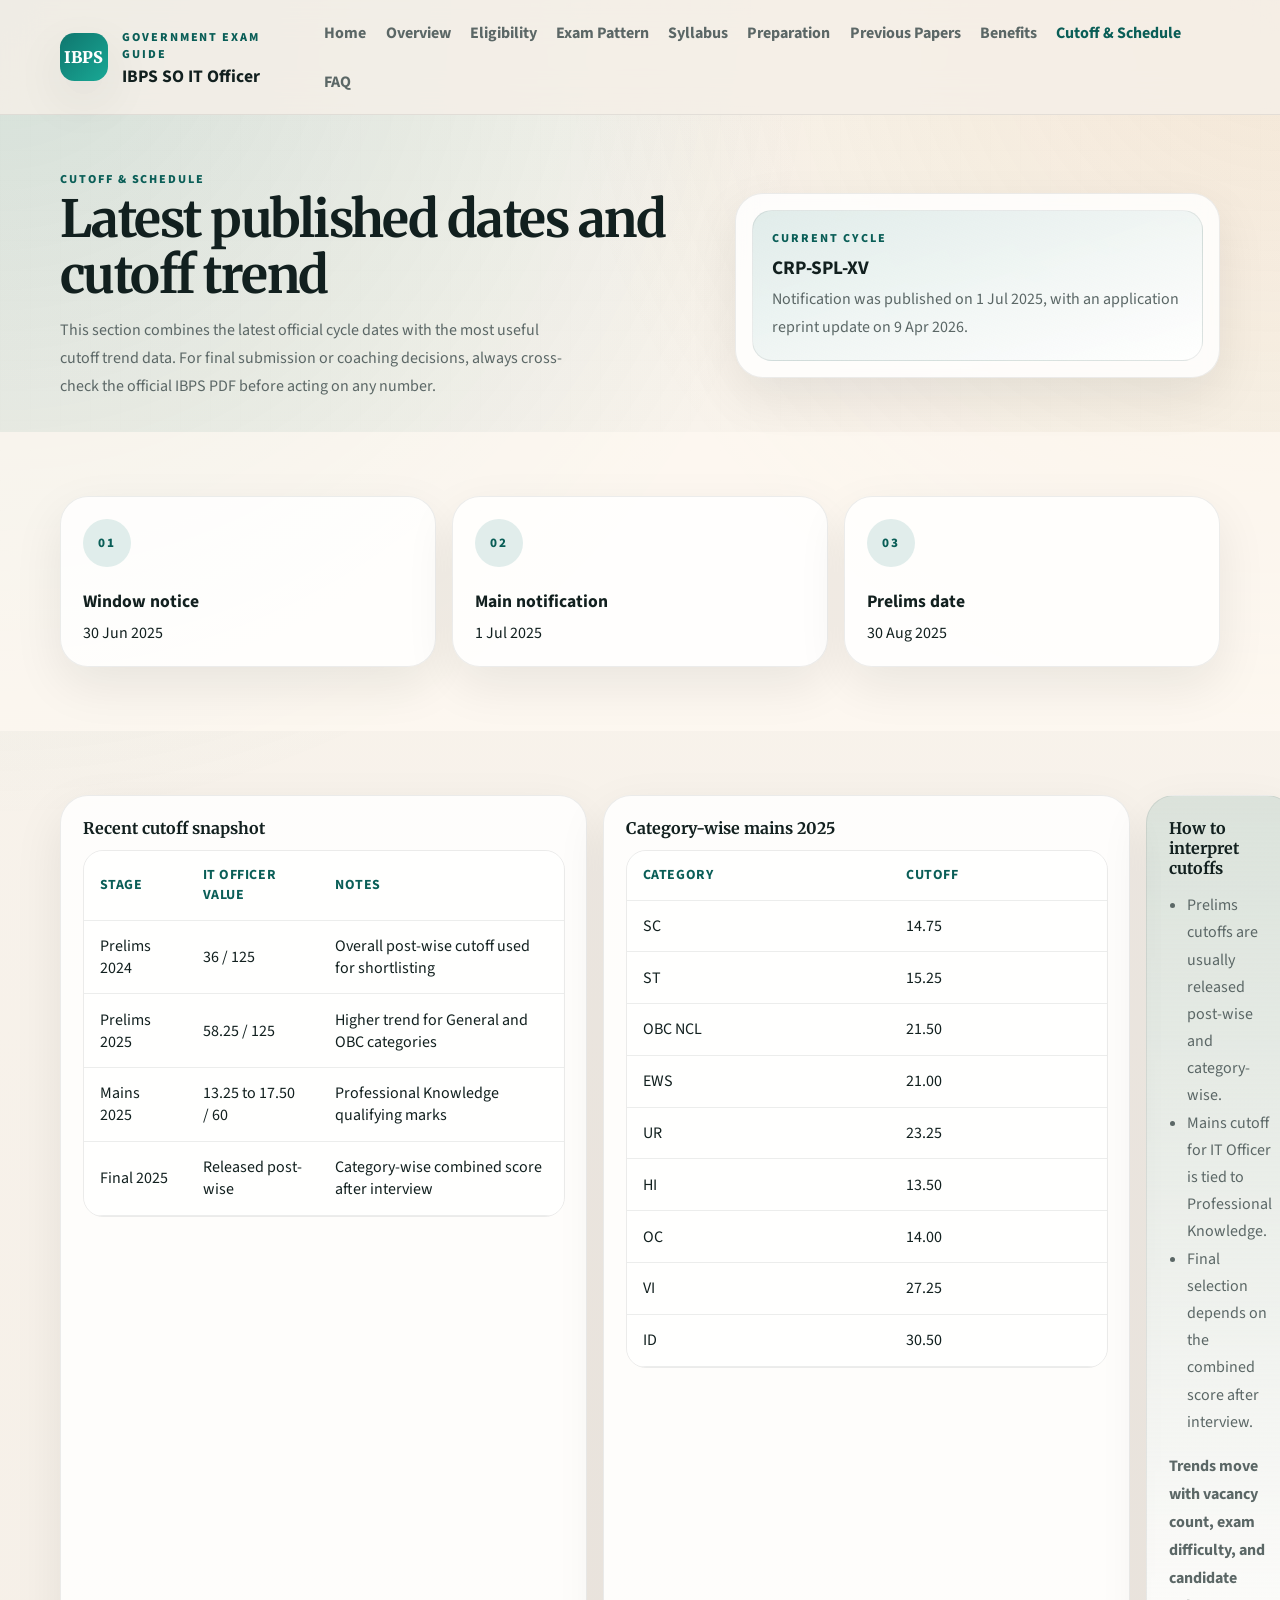
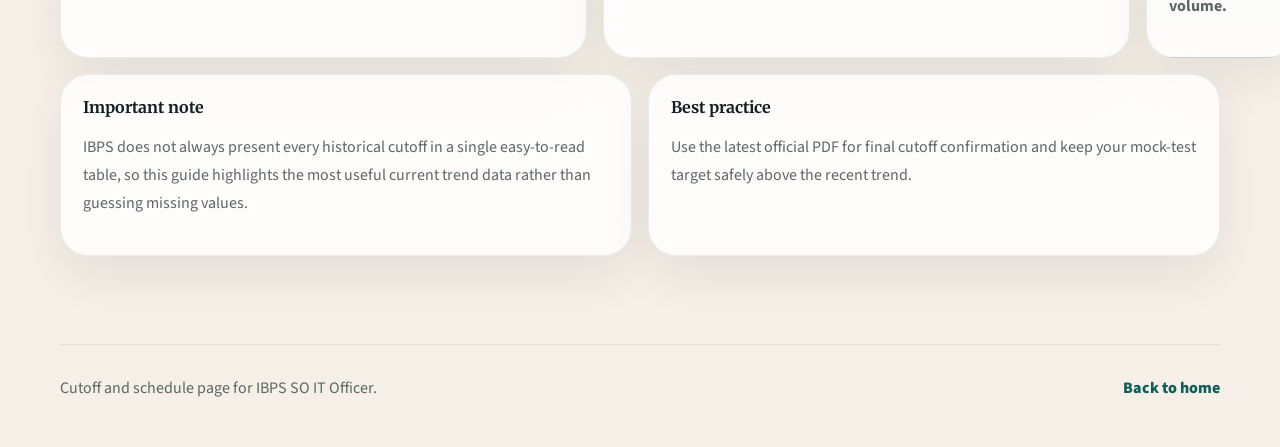
<file: IBPS_SO_(IT_Officer)/pages/cutoff-schedule.html>
<!doctype html>
<html lang="en">
  <head>
    <meta charset="utf-8" />
    <meta name="viewport" content="width=device-width, initial-scale=1" />
    <meta name="description" content="Latest IBPS SO IT Officer notification dates, exam schedule, and cutoff trends." />
    <title>Cutoff & Schedule | IBPS SO IT Officer</title>
    <link rel="preconnect" href="https://fonts.googleapis.com" />
    <link rel="preconnect" href="https://fonts.gstatic.com" crossorigin />
    <link href="https://fonts.googleapis.com/css2?family=Source+Sans+3:wght@400;500;600;700;800;900&family=Merriweather:wght@700;900&display=swap" rel="stylesheet" />
    <link rel="stylesheet" href="../assets/css/style.css" />
    <script defer src="../assets/js/main.js"></script>
  </head>
  <body data-page="cutoff">
    <a class="skip-link" href="#main-content">Skip to content</a>
    <header class="site-header"><div class="container header-inner"><div class="brand"><span class="brand-mark">IBPS</span><div><p class="brand-kicker">Government exam guide</p><h1>IBPS SO IT Officer</h1></div></div><button class="menu-toggle" type="button" aria-expanded="false" aria-controls="primary-nav"><span></span><span></span><span></span><span class="sr-only">Toggle navigation</span></button><nav id="primary-nav" class="primary-nav" aria-label="Primary navigation"><a data-nav="home" href="../index.html">Home</a><a data-nav="overview" href="overview.html">Overview</a><a data-nav="eligibility" href="eligibility.html">Eligibility</a><a data-nav="pattern" href="exam-pattern.html">Exam Pattern</a><a data-nav="syllabus" href="syllabus.html">Syllabus</a><a data-nav="prep" href="preparation.html">Preparation</a>
          <a data-nav="pyq" href="previous-year-papers.html">Previous Papers</a>
          <a data-nav="benefits" href="benefits.html">Benefits</a>
          <a data-nav="cutoff" href="cutoff-schedule.html">Cutoff &amp; Schedule</a><a data-nav="faq" href="faq.html">FAQ</a></nav></div></header>
    <main id="main-content">
      <section class="page-hero"><div class="container page-hero-grid"><div class="reveal"><p class="eyebrow">Cutoff & schedule</p><h2 class="page-title">Latest published dates and cutoff trend</h2><p class="page-copy">This section combines the latest official cycle dates with the most useful cutoff trend data. For final submission or coaching decisions, always cross-check the official IBPS PDF before acting on any number.</p></div><aside class="hero-panel reveal"><div class="panel-card panel-accent"><p class="meta-kicker">Current cycle</p><strong>CRP-SPL-XV</strong><span>Notification was published on 1 Jul 2025, with an application reprint update on 9 Apr 2026.</span></div></aside></div></section>
      <section class="section section-soft"><div class="container"><div class="timeline-grid reveal"><article class="timeline-card"><span class="step-index">01</span><strong>Window notice</strong><p>30 Jun 2025</p></article><article class="timeline-card"><span class="step-index">02</span><strong>Main notification</strong><p>1 Jul 2025</p></article><article class="timeline-card"><span class="step-index">03</span><strong>Prelims date</strong><p>30 Aug 2025</p></article></div></div></section>
      <section class="section"><div class="container"><div class="pattern-grid reveal"><article class="pattern-card"><h4>Recent cutoff snapshot</h4><div class="table-wrap"><table><thead><tr><th>Stage</th><th>IT Officer value</th><th>Notes</th></tr></thead><tbody><tr><td>Prelims 2024</td><td>36 / 125</td><td>Overall post-wise cutoff used for shortlisting</td></tr><tr><td>Prelims 2025</td><td>58.25 / 125</td><td>Higher trend for General and OBC categories</td></tr><tr><td>Mains 2025</td><td>13.25 to 17.50 / 60</td><td>Professional Knowledge qualifying marks</td></tr><tr><td>Final 2025</td><td>Released post-wise</td><td>Category-wise combined score after interview</td></tr></tbody></table></div></article><article class="pattern-card"><h4>Category-wise mains 2025</h4><div class="table-wrap"><table><thead><tr><th>Category</th><th>Cutoff</th></tr></thead><tbody><tr><td>SC</td><td>14.75</td></tr><tr><td>ST</td><td>15.25</td></tr><tr><td>OBC NCL</td><td>21.50</td></tr><tr><td>EWS</td><td>21.00</td></tr><tr><td>UR</td><td>23.25</td></tr><tr><td>HI</td><td>13.50</td></tr><tr><td>OC</td><td>14.00</td></tr><tr><td>VI</td><td>27.25</td></tr><tr><td>ID</td><td>30.50</td></tr></tbody></table></div></article><article class="pattern-card highlight-card"><h4>How to interpret cutoffs</h4><ul><li>Prelims cutoffs are usually released post-wise and category-wise.</li><li>Mains cutoff for IT Officer is tied to Professional Knowledge.</li><li>Final selection depends on the combined score after interview.</li></ul><p class="summary-line">Trends move with vacancy count, exam difficulty, and candidate volume.</p></article></div><div class="note-grid reveal" style="margin-top: 1rem;"><article class="note-card"><h4>Important note</h4><p>IBPS does not always present every historical cutoff in a single easy-to-read table, so this guide highlights the most useful current trend data rather than guessing missing values.</p></article><article class="note-card"><h4>Best practice</h4><p>Use the latest official PDF for final cutoff confirmation and keep your mock-test target safely above the recent trend.</p></article></div></div></section>
    </main>
    <footer class="site-footer"><div class="container footer-inner"><p>Cutoff and schedule page for IBPS SO IT Officer.</p><a href="../index.html">Back to home</a></div></footer>
  </body>
</html>
</file>
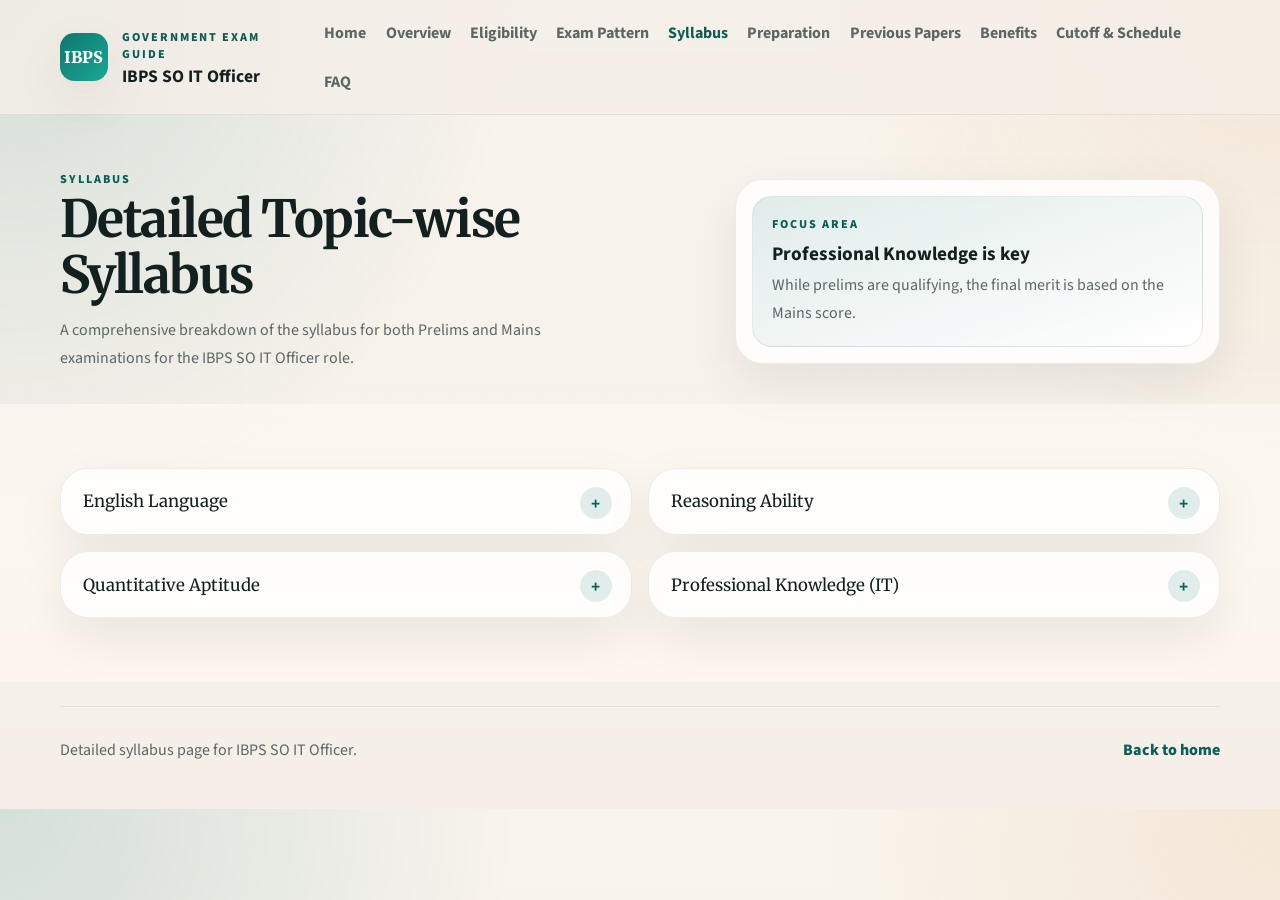
<file: IBPS_SO_(IT_Officer)/pages/detailed-syllabus.html>
<!doctype html>
<html lang="en">
  <head>
    <meta charset="utf-8" />
    <meta name="viewport" content="width=device-width, initial-scale=1" />
    <meta name="description" content="Detailed IBPS SO IT Officer syllabus covering prelims and professional knowledge topics." />
    <title>Detailed Syllabus | IBPS SO IT Officer</title>
    <link rel="preconnect" href="https://fonts.googleapis.com" />
    <link rel="preconnect" href="https://fonts.gstatic.com" crossorigin />
    <link href="https://fonts.googleapis.com/css2?family=Source+Sans+3:wght@400;500;600;700;800;900&family=Merriweather:wght@700;900&display=swap" rel="stylesheet" />
    <link rel="stylesheet" href="../assets/css/style.css" />
    <script defer src="../assets/js/main.js"></script>
  </head>
  <body data-page="syllabus">
    <a class="skip-link" href="#main-content">Skip to content</a>
    <header class="site-header"><div class="container header-inner"><div class="brand"><span class="brand-mark">IBPS</span><div><p class="brand-kicker">Government exam guide</p><h1>IBPS SO IT Officer</h1></div></div><button class="menu-toggle" type="button" aria-expanded="false" aria-controls="primary-nav"><span></span><span></span><span></span><span class="sr-only">Toggle navigation</span></button><nav id="primary-nav" class="primary-nav" aria-label="Primary navigation"><a data-nav="home" href="../index.html">Home</a><a data-nav="overview" href="overview.html">Overview</a><a data-nav="eligibility" href="eligibility.html">Eligibility</a><a data-nav="pattern" href="exam-pattern.html">Exam Pattern</a><a data-nav="syllabus" href="syllabus.html">Syllabus</a><a data-nav="prep" href="preparation.html">Preparation</a>
          <a data-nav="pyq" href="previous-year-papers.html">Previous Papers</a>
          <a data-nav="benefits" href="benefits.html">Benefits</a>
          <a data-nav="cutoff" href="cutoff-schedule.html">Cutoff &amp; Schedule</a><a data-nav="faq" href="faq.html">FAQ</a></nav></div></header>
    <main id="main-content">
      <section class="page-hero"><div class="container page-hero-grid"><div class="reveal"><p class="eyebrow">Syllabus</p><h2 class="page-title">Detailed Topic-wise Syllabus</h2><p class="page-copy">A comprehensive breakdown of the syllabus for both Prelims and Mains examinations for the IBPS SO IT Officer role.</p></div><aside class="hero-panel reveal"><div class="panel-card panel-accent"><p class="meta-kicker">Focus area</p><strong>Professional Knowledge is key</strong><span>While prelims are qualifying, the final merit is based on the Mains score.</span></div></aside></div></section>
      
      <section class="section section-soft"><div class="container"><div class="syllabus-grid reveal">

        <details class="syllabus-card"><summary>English Language</summary><div class="syllabus-content">
            <h3>Reading Comprehension</h3>
            <ul>
                <li>Theme identification</li>
                <li>Main idea</li>
                <li>Direct questions</li>
                <li>Vocabulary from passage</li>
                <li>Inference-based questions</li>
                <li>Tone of passage</li>
                <li>Author opinion</li>
                <li>Fact vs assumption</li>
                <li>Critical reasoning inside RC</li>
                <li>Statement implication</li>
                <li>Complex editorial passages</li>
            </ul>
            <h3>Cloze Test</h3>
            <ul>
                <li>Grammar-based fillers</li>
                <li>Contextual fillers</li>
                <li>Vocabulary-based blanks</li>
                <li>Phrase replacement</li>
            </ul>
            <h3>Error Detection</h3>
            <ul>
                <li>Subject-Verb Agreement</li>
                <li>Tenses</li>
                <li>Articles</li>
                <li>Prepositions</li>
                <li>Pronouns</li>
                <li>Conjunctions</li>
                <li>Parallelism</li>
                <li>Modifiers</li>
            </ul>
            <h3>Fill in the Blanks</h3>
            <ul>
                <li>Single filler</li>
                <li>Double filler</li>
                <li>Triple filler</li>
            </ul>
            <h3>Para Jumbles</h3>
            <ul>
                <li>Sentence arrangement</li>
                <li>Logical sequence</li>
                <li>Connector words</li>
            </ul>
            <h3>Vocabulary</h3>
            <ul>
                <li>Synonyms</li>
                <li>Antonyms</li>
                <li>Idioms</li>
                <li>Phrasal verbs</li>
            </ul>
        </div></details>

        <details class="syllabus-card"><summary>Reasoning Ability</summary><div class="syllabus-content">
            <h3>Puzzles</h3>
            <ul>
                <li>Floor Puzzle</li>
                <li>Box Puzzle</li>
                <li>Scheduling Puzzle</li>
                <li>Month-Date Puzzle</li>
            </ul>
            <h3>Seating Arrangement</h3>
            <ul>
                <li>Linear Arrangement</li>
                <li>Circular Arrangement</li>
                <li>Square Arrangement</li>
            </ul>
            <h3>Coding-Decoding</h3>
            <ul>
                <li>Letter coding</li>
                <li>Number coding</li>
                <li>New pattern coding</li>
            </ul>
            <h3>Syllogism</h3>
            <ul>
                <li>All/Some/No logic</li>
                <li>Possibility cases</li>
                <li>Reverse syllogism</li>
            </ul>
            <h3>Blood Relations</h3>
            <ul>
                <li>Family tree</li>
                <li>Coded relation</li>
            </ul>
            <h3>Logical Reasoning</h3>
            <ul>
                <li>Statement-Assumption</li>
                <li>Cause and Effect</li>
                <li>Course of Action</li>
            </ul>
        </div></details>

        <details class="syllabus-card"><summary>Quantitative Aptitude</summary><div class="syllabus-content">
            <h3>Simplification</h3>
            <ul>
                <li>BODMAS</li>
                <li>Fractions & Decimals</li>
                <li>Approximation</li>
            </ul>
            <h3>Number Series</h3>
            <ul>
                <li>Missing number series</li>
                <li>Wrong number series</li>
            </ul>
            <h3>Data Interpretation</h3>
            <ul>
                <li>Table DI</li>
                <li>Pie Chart</li>
                <li>Line Graph</li>
                <li>Bar Graph</li>
                <li>Caselet DI</li>
            </ul>
            <h3>Arithmetic</h3>
            <ul>
                <li>Percentage</li>
                <li>Profit and Loss</li>
                <li>Ratio and Proportion</li>
                <li>Time and Work</li>
                <li>Time, Speed and Distance</li>
                <li>Simple & Compound Interest</li>
            </ul>
        </div></details>

        <details class="syllabus-card"><summary>Professional Knowledge (IT)</summary><div class="syllabus-content two-col">
            <div>
                <h4>Computer Fundamentals</h4>
                <ul>
                    <li>Input/Output devices</li>
                    <li>Memory & Number systems</li>
                    <li>Computer architecture</li>
                </ul>
                <h4>Data Structures</h4>
                <ul>
                    <li>Arrays, Stack, Queue</li>
                    <li>Linked List</li>
                    <li>Tree & Graph</li>
                    <li>Searching & Sorting</li>
                </ul>
                <h4>DBMS</h4>
                <ul>
                    <li>SQL Queries & Joins</li>
                    <li>Normalization</li>
                    <li>Transactions & Indexing</li>
                </ul>
                <h4>Operating System</h4>
                <ul>
                    <li>Process management</li>
                    <li>Scheduling & Deadlock</li>
                    <li>Memory management</li>
                </ul>
            </div>
            <div>
                <h4>Computer Networks</h4>
                <ul>
                    <li>OSI Model & TCP/IP</li>
                    <li>Routing & Switching</li>
                    <li>Network Security</li>
                </ul>
                <h4>Software Engineering</h4>
                <ul>
                    <li>SDLC (Agile, Waterfall)</li>
                    <li>Testing</li>
                </ul>
                <h4>Cyber Security</h4>
                <ul>
                    <li>Malware, Virus</li>
                    <li>Firewall & Encryption</li>
                </ul>
                <h4>Web Technologies</h4>
                <ul>
                    <li>HTML, CSS, JavaScript</li>
                    <li>APIs & HTTP Methods</li>
                </ul>
            </div>
        </div></details>

      </div></div></section>
    </main>
    <footer class="site-footer"><div class="container footer-inner"><p>Detailed syllabus page for IBPS SO IT Officer.</p><a href="../index.html">Back to home</a></div></footer>
  </body>
</html>
</file>
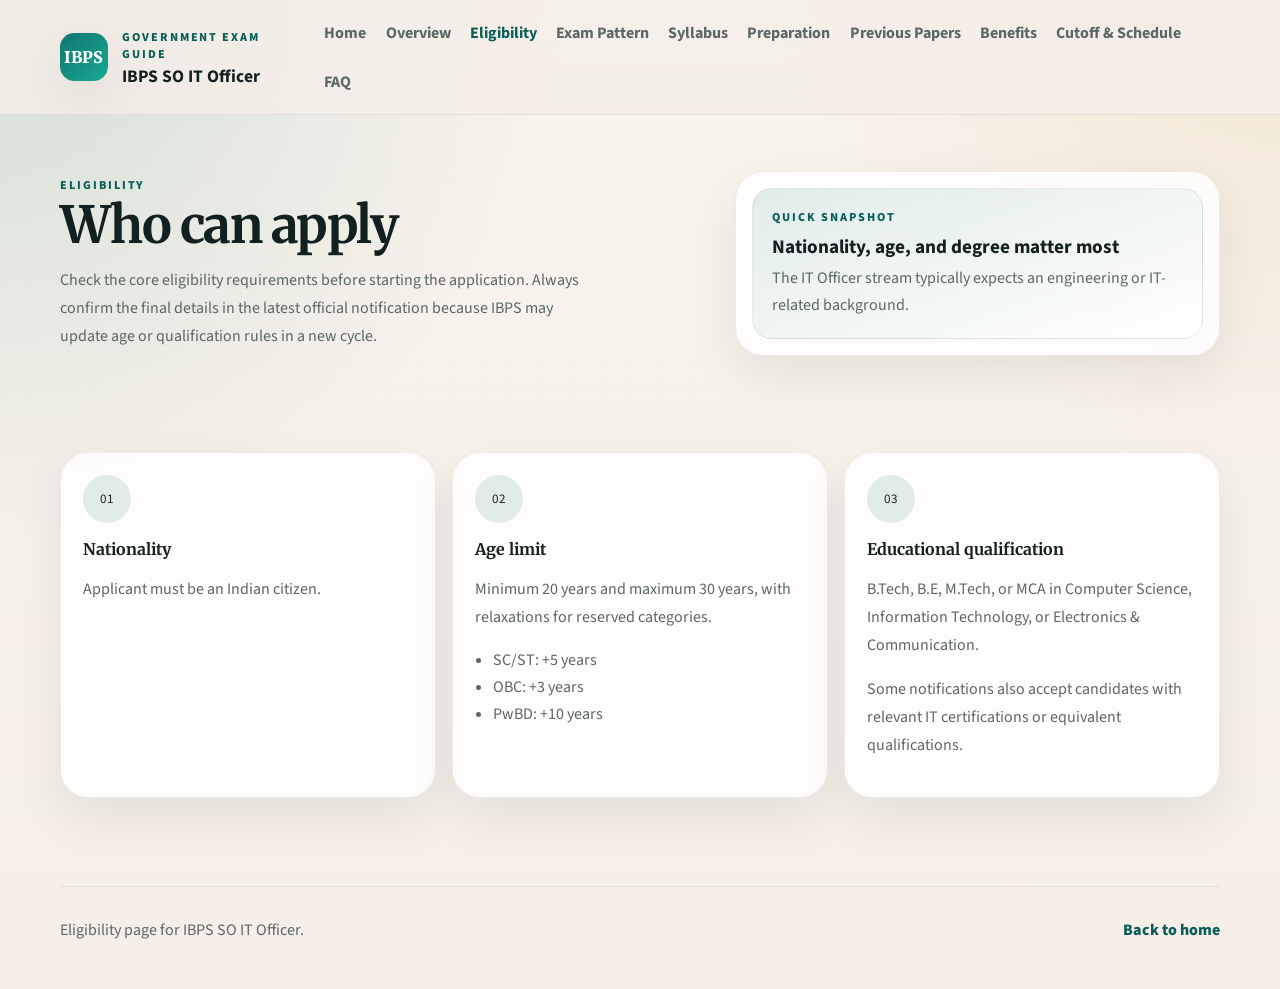
<file: IBPS_SO_(IT_Officer)/pages/eligibility.html>
<!doctype html>
<html lang="en">
  <head>
    <meta charset="utf-8" />
    <meta name="viewport" content="width=device-width, initial-scale=1" />
    <meta name="description" content="Eligibility criteria for IBPS SO IT Officer including nationality, age limit, and qualification." />
    <title>Eligibility | IBPS SO IT Officer</title>
    <link rel="preconnect" href="https://fonts.googleapis.com" />
    <link rel="preconnect" href="https://fonts.gstatic.com" crossorigin />
    <link href="https://fonts.googleapis.com/css2?family=Source+Sans+3:wght@400;500;600;700;800;900&family=Merriweather:wght@700;900&display=swap" rel="stylesheet" />
    <link rel="stylesheet" href="../assets/css/style.css" />
    <script defer src="../assets/js/main.js"></script>
  </head>
  <body data-page="eligibility">
    <a class="skip-link" href="#main-content">Skip to content</a>
    <header class="site-header"><div class="container header-inner"><div class="brand"><span class="brand-mark">IBPS</span><div><p class="brand-kicker">Government exam guide</p><h1>IBPS SO IT Officer</h1></div></div><button class="menu-toggle" type="button" aria-expanded="false" aria-controls="primary-nav"><span></span><span></span><span></span><span class="sr-only">Toggle navigation</span></button><nav id="primary-nav" class="primary-nav" aria-label="Primary navigation"><a data-nav="home" href="../index.html">Home</a><a data-nav="overview" href="overview.html">Overview</a><a data-nav="eligibility" href="eligibility.html">Eligibility</a><a data-nav="pattern" href="exam-pattern.html">Exam Pattern</a><a data-nav="syllabus" href="syllabus.html">Syllabus</a><a data-nav="prep" href="preparation.html">Preparation</a>
          <a data-nav="pyq" href="previous-year-papers.html">Previous Papers</a>
          <a data-nav="benefits" href="benefits.html">Benefits</a>
          <a data-nav="cutoff" href="cutoff-schedule.html">Cutoff &amp; Schedule</a><a data-nav="faq" href="faq.html">FAQ</a></nav></div></header>
    <main id="main-content">
      <section class="page-hero"><div class="container page-hero-grid"><div class="reveal"><p class="eyebrow">Eligibility</p><h2 class="page-title">Who can apply</h2><p class="page-copy">Check the core eligibility requirements before starting the application. Always confirm the final details in the latest official notification because IBPS may update age or qualification rules in a new cycle.</p></div><aside class="hero-panel reveal"><div class="panel-card panel-accent"><p class="meta-kicker">Quick snapshot</p><strong>Nationality, age, and degree matter most</strong><span>The IT Officer stream typically expects an engineering or IT-related background.</span></div></aside></div></section>
      <section class="section"><div class="container"><div class="info-grid three-up reveal"><article class="info-card"><div class="card-icon">01</div><h4>Nationality</h4><p>Applicant must be an Indian citizen.</p></article><article class="info-card"><div class="card-icon">02</div><h4>Age limit</h4><p>Minimum 20 years and maximum 30 years, with relaxations for reserved categories.</p><ul class="tag-list"><li>SC/ST: +5 years</li><li>OBC: +3 years</li><li>PwBD: +10 years</li></ul></article><article class="info-card"><div class="card-icon">03</div><h4>Educational qualification</h4><p>B.Tech, B.E, M.Tech, or MCA in Computer Science, Information Technology, or Electronics & Communication.</p><p class="muted">Some notifications also accept candidates with relevant IT certifications or equivalent qualifications.</p></article></div></div></section>
    </main>
    <footer class="site-footer"><div class="container footer-inner"><p>Eligibility page for IBPS SO IT Officer.</p><a href="../index.html">Back to home</a></div></footer>
  </body>
</html>
</file>
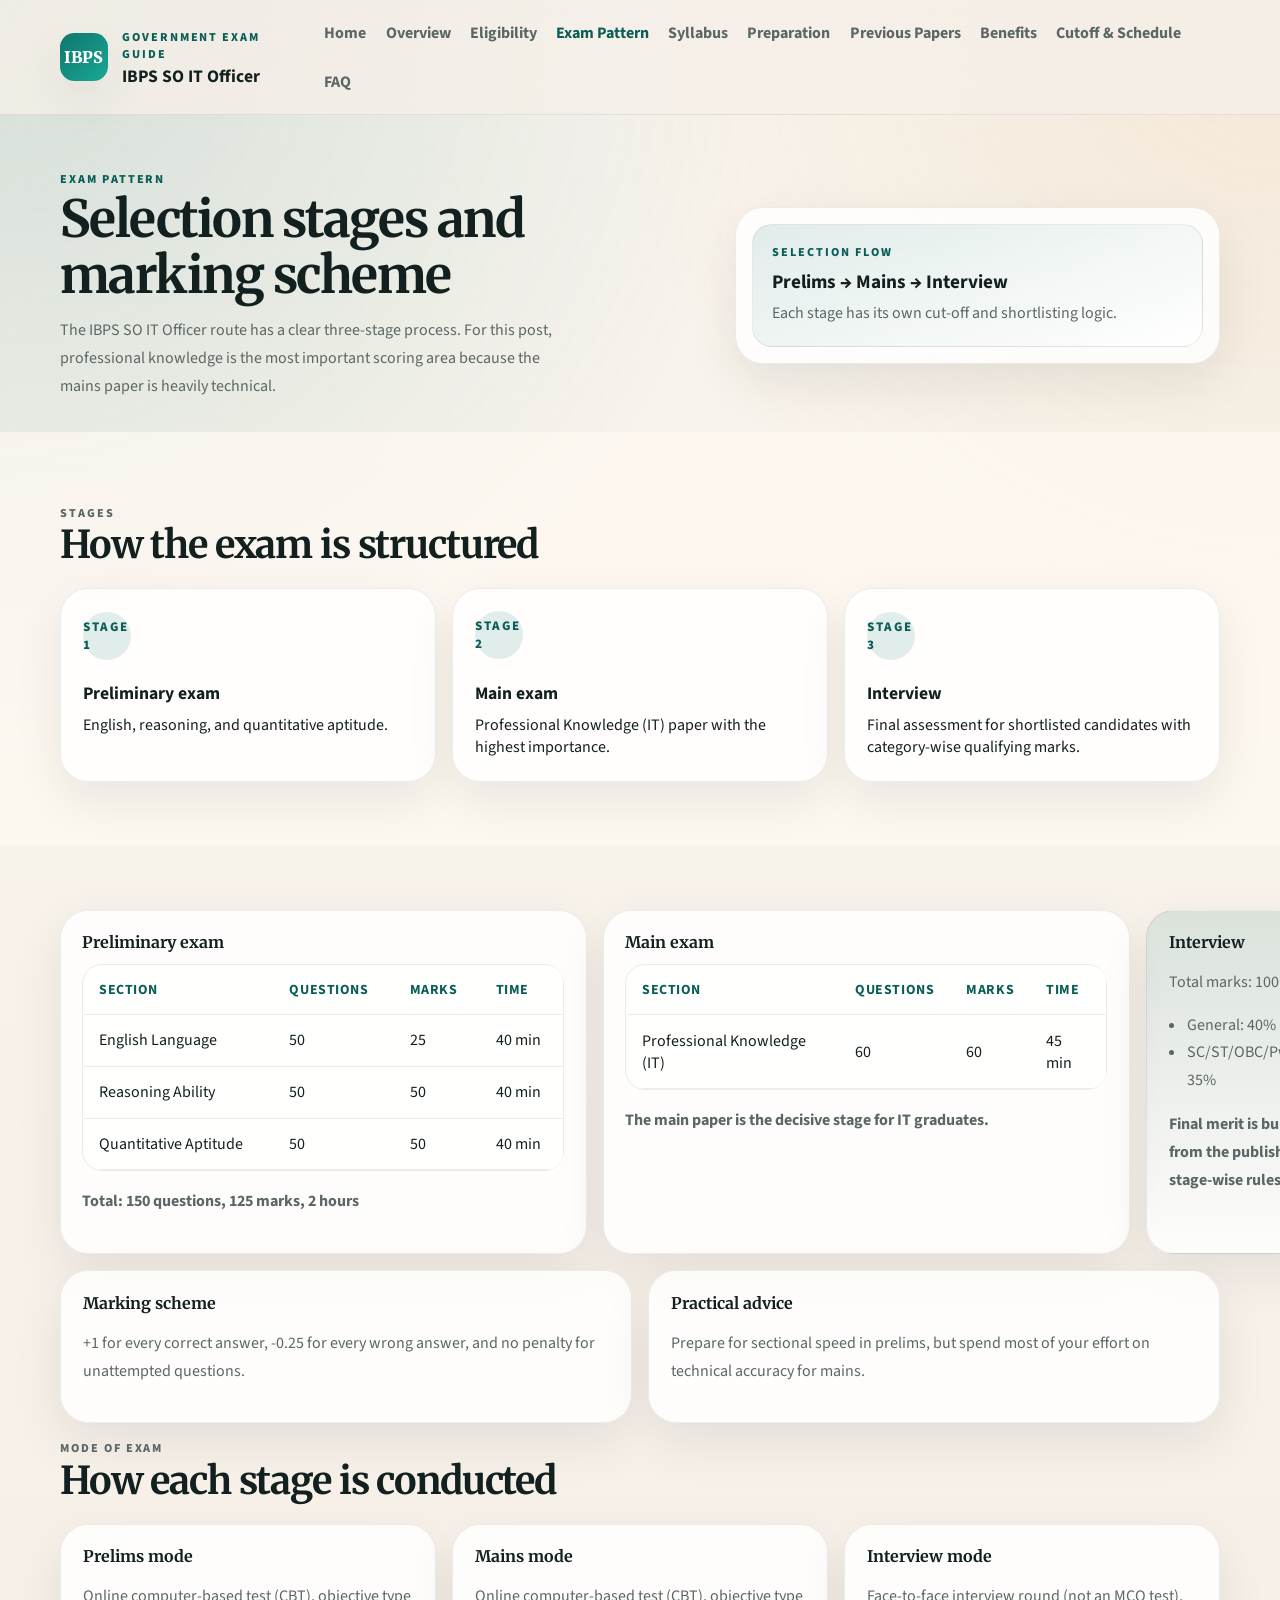
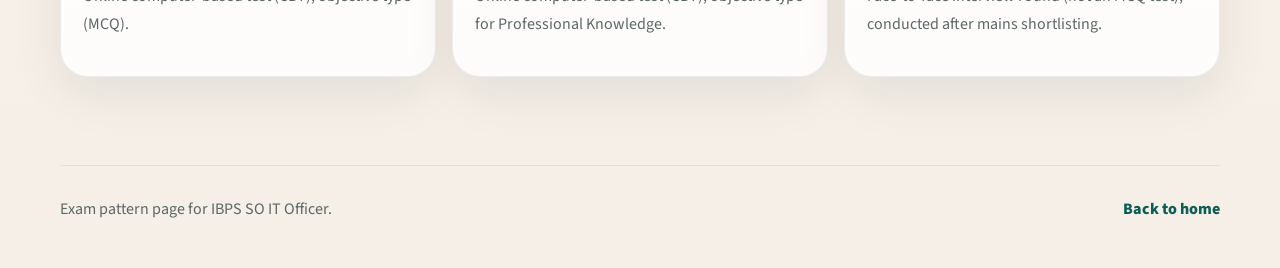
<file: IBPS_SO_(IT_Officer)/pages/exam-pattern.html>
<!doctype html>
<html lang="en">
  <head>
    <meta charset="utf-8" />
    <meta name="viewport" content="width=device-width, initial-scale=1" />
    <meta name="description" content="IBPS SO IT Officer exam pattern, stages, marking scheme, and interview details." />
    <title>Exam Pattern | IBPS SO IT Officer</title>
    <link rel="preconnect" href="https://fonts.googleapis.com" />
    <link rel="preconnect" href="https://fonts.gstatic.com" crossorigin />
    <link href="https://fonts.googleapis.com/css2?family=Source+Sans+3:wght@400;500;600;700;800;900&family=Merriweather:wght@700;900&display=swap" rel="stylesheet" />
    <link rel="stylesheet" href="../assets/css/style.css" />
    <script defer src="../assets/js/main.js"></script>
  </head>
  <body data-page="pattern">
    <a class="skip-link" href="#main-content">Skip to content</a>
    <header class="site-header"><div class="container header-inner"><div class="brand"><span class="brand-mark">IBPS</span><div><p class="brand-kicker">Government exam guide</p><h1>IBPS SO IT Officer</h1></div></div><button class="menu-toggle" type="button" aria-expanded="false" aria-controls="primary-nav"><span></span><span></span><span></span><span class="sr-only">Toggle navigation</span></button><nav id="primary-nav" class="primary-nav" aria-label="Primary navigation"><a data-nav="home" href="../index.html">Home</a><a data-nav="overview" href="overview.html">Overview</a><a data-nav="eligibility" href="eligibility.html">Eligibility</a><a data-nav="pattern" href="exam-pattern.html">Exam Pattern</a><a data-nav="syllabus" href="syllabus.html">Syllabus</a><a data-nav="prep" href="preparation.html">Preparation</a>
          <a data-nav="pyq" href="previous-year-papers.html">Previous Papers</a>
          <a data-nav="benefits" href="benefits.html">Benefits</a>
          <a data-nav="cutoff" href="cutoff-schedule.html">Cutoff &amp; Schedule</a><a data-nav="faq" href="faq.html">FAQ</a></nav></div></header>
    <main id="main-content">
      <section class="page-hero"><div class="container page-hero-grid"><div class="reveal"><p class="eyebrow">Exam pattern</p><h2 class="page-title">Selection stages and marking scheme</h2><p class="page-copy">The IBPS SO IT Officer route has a clear three-stage process. For this post, professional knowledge is the most important scoring area because the mains paper is heavily technical.</p></div><aside class="hero-panel reveal"><div class="panel-card panel-accent"><p class="meta-kicker">Selection flow</p><strong>Prelims → Mains → Interview</strong><span>Each stage has its own cut-off and shortlisting logic.</span></div></aside></div></section>
      <section class="section section-soft"><div class="container"><div class="section-heading reveal"><p class="section-tag">Stages</p><h3>How the exam is structured</h3></div><div class="timeline-grid reveal"><article class="timeline-card"><span class="step-index">Stage 1</span><strong>Preliminary exam</strong><p>English, reasoning, and quantitative aptitude.</p></article><article class="timeline-card"><span class="step-index">Stage 2</span><strong>Main exam</strong><p>Professional Knowledge (IT) paper with the highest importance.</p></article><article class="timeline-card"><span class="step-index">Stage 3</span><strong>Interview</strong><p>Final assessment for shortlisted candidates with category-wise qualifying marks.</p></article></div></div></section>
      <section class="section"><div class="container"><div class="pattern-grid reveal"><article class="pattern-card"><h4>Preliminary exam</h4><div class="table-wrap"><table><thead><tr><th>Section</th><th>Questions</th><th>Marks</th><th>Time</th></tr></thead><tbody><tr><td>English Language</td><td>50</td><td>25</td><td>40 min</td></tr><tr><td>Reasoning Ability</td><td>50</td><td>50</td><td>40 min</td></tr><tr><td>Quantitative Aptitude</td><td>50</td><td>50</td><td>40 min</td></tr></tbody></table></div><p class="summary-line"><strong>Total:</strong> 150 questions, 125 marks, 2 hours</p></article><article class="pattern-card"><h4>Main exam</h4><div class="table-wrap"><table><thead><tr><th>Section</th><th>Questions</th><th>Marks</th><th>Time</th></tr></thead><tbody><tr><td>Professional Knowledge (IT)</td><td>60</td><td>60</td><td>45 min</td></tr></tbody></table></div><p class="summary-line">The main paper is the decisive stage for IT graduates.</p></article><article class="pattern-card highlight-card"><h4>Interview</h4><p>Total marks: 100</p><ul><li>General: 40%</li><li>SC/ST/OBC/PwBD: 35%</li></ul><p class="summary-line">Final merit is built from the published stage-wise rules.</p></article></div><div class="note-grid reveal" style="margin-top: 1rem;"><article class="note-card"><h4>Marking scheme</h4><p>+1 for every correct answer, -0.25 for every wrong answer, and no penalty for unattempted questions.</p></article><article class="note-card"><h4>Practical advice</h4><p>Prepare for sectional speed in prelims, but spend most of your effort on technical accuracy for mains.</p></article></div><div class="section-heading reveal" style="margin-top: 1rem;"><p class="section-tag">Mode of exam</p><h3>How each stage is conducted</h3></div><div class="info-grid three-up reveal"><article class="info-card"><h4>Prelims mode</h4><p>Online computer-based test (CBT), objective type (MCQ).</p></article><article class="info-card"><h4>Mains mode</h4><p>Online computer-based test (CBT), objective type for Professional Knowledge.</p></article><article class="info-card"><h4>Interview mode</h4><p>Face-to-face interview round (not an MCQ test), conducted after mains shortlisting.</p></article></div></div></section>
    </main>
    <footer class="site-footer"><div class="container footer-inner"><p>Exam pattern page for IBPS SO IT Officer.</p><a href="../index.html">Back to home</a></div></footer>
  </body>
</html>
</file>
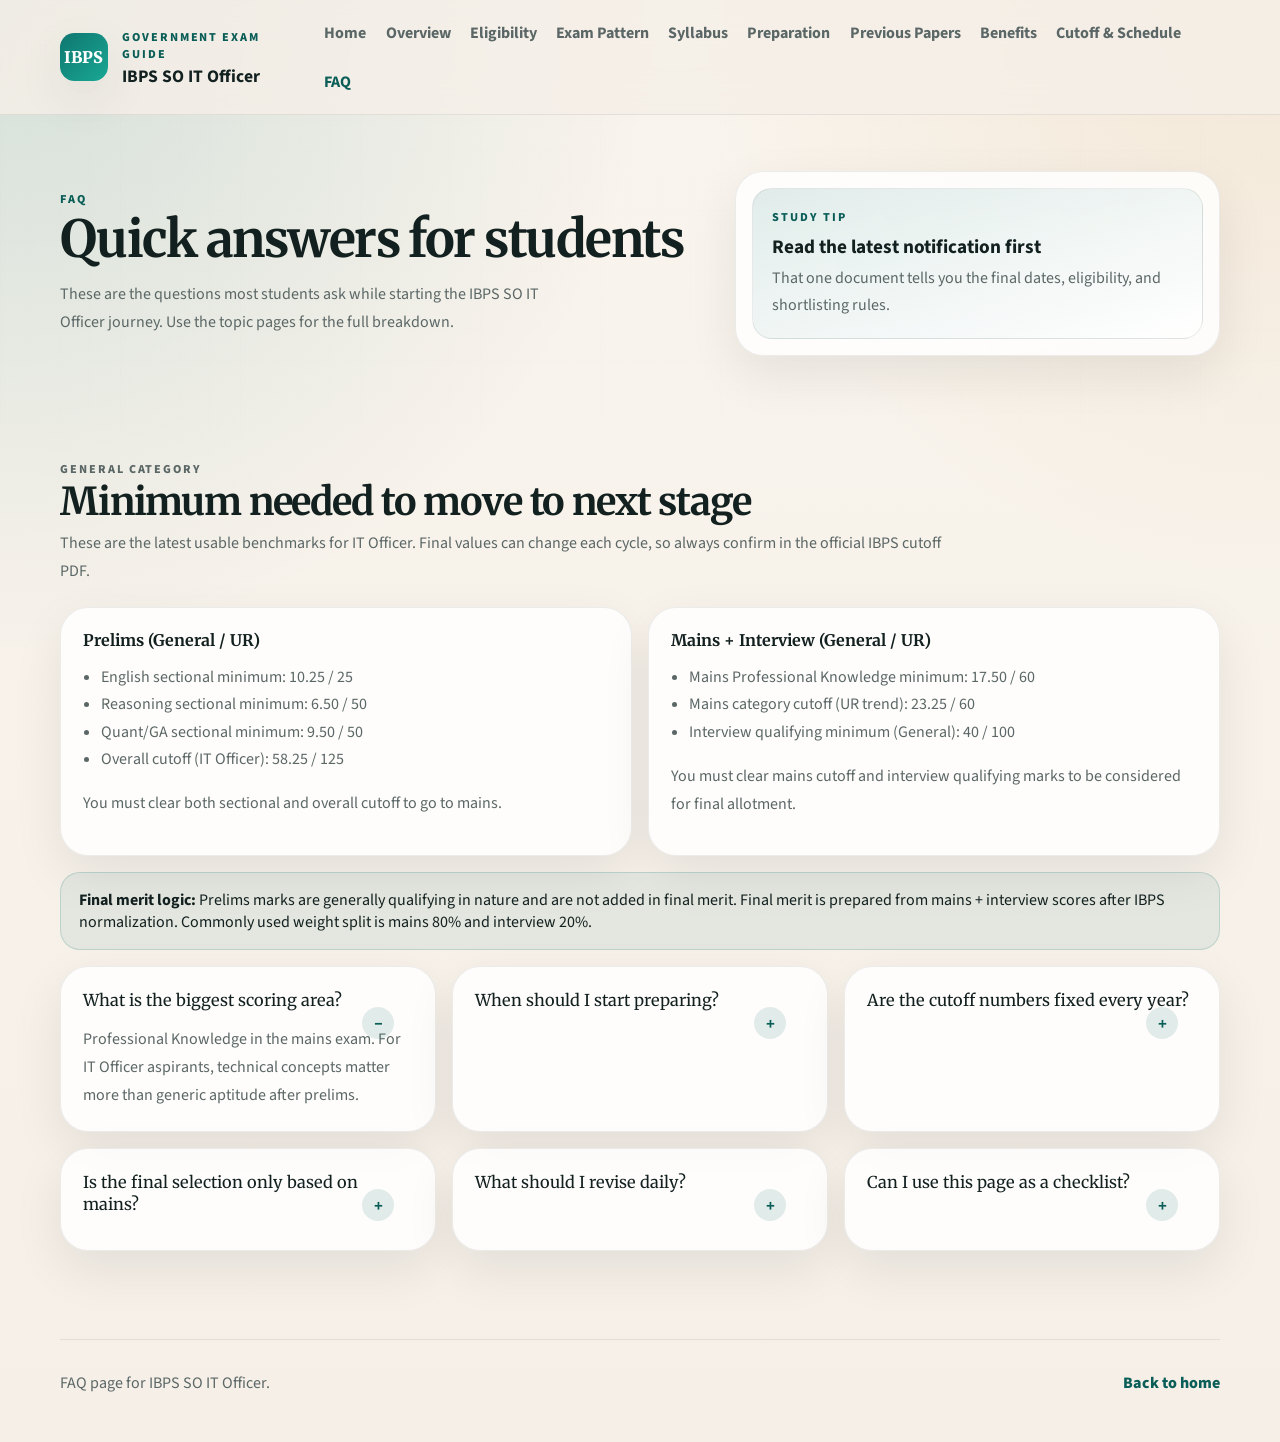
<file: IBPS_SO_(IT_Officer)/pages/faq.html>
<!doctype html>
<html lang="en">
  <head>
    <meta charset="utf-8" />
    <meta name="viewport" content="width=device-width, initial-scale=1" />
    <meta name="description" content="Frequently asked questions for IBPS SO IT Officer aspirants." />
    <title>FAQ | IBPS SO IT Officer</title>
    <link rel="preconnect" href="https://fonts.googleapis.com" />
    <link rel="preconnect" href="https://fonts.gstatic.com" crossorigin />
    <link href="https://fonts.googleapis.com/css2?family=Source+Sans+3:wght@400;500;600;700;800;900&family=Merriweather:wght@700;900&display=swap" rel="stylesheet" />
    <link rel="stylesheet" href="../assets/css/style.css" />
    <script defer src="../assets/js/main.js"></script>
  </head>
  <body data-page="faq">
    <a class="skip-link" href="#main-content">Skip to content</a>
    <header class="site-header"><div class="container header-inner"><div class="brand"><span class="brand-mark">IBPS</span><div><p class="brand-kicker">Government exam guide</p><h1>IBPS SO IT Officer</h1></div></div><button class="menu-toggle" type="button" aria-expanded="false" aria-controls="primary-nav"><span></span><span></span><span></span><span class="sr-only">Toggle navigation</span></button><nav id="primary-nav" class="primary-nav" aria-label="Primary navigation"><a data-nav="home" href="../index.html">Home</a><a data-nav="overview" href="overview.html">Overview</a><a data-nav="eligibility" href="eligibility.html">Eligibility</a><a data-nav="pattern" href="exam-pattern.html">Exam Pattern</a><a data-nav="syllabus" href="syllabus.html">Syllabus</a><a data-nav="prep" href="preparation.html">Preparation</a>
          <a data-nav="pyq" href="previous-year-papers.html">Previous Papers</a>
          <a data-nav="benefits" href="benefits.html">Benefits</a>
          <a data-nav="cutoff" href="cutoff-schedule.html">Cutoff &amp; Schedule</a><a data-nav="faq" href="faq.html">FAQ</a></nav></div></header>
    <main id="main-content">
      <section class="page-hero"><div class="container page-hero-grid"><div class="reveal"><p class="eyebrow">FAQ</p><h2 class="page-title">Quick answers for students</h2><p class="page-copy">These are the questions most students ask while starting the IBPS SO IT Officer journey. Use the topic pages for the full breakdown.</p></div><aside class="hero-panel reveal"><div class="panel-card panel-accent"><p class="meta-kicker">Study tip</p><strong>Read the latest notification first</strong><span>That one document tells you the final dates, eligibility, and shortlisting rules.</span></div></aside></div></section>
      <section class="section">
        <div class="container">
          <div class="section-heading reveal">
            <p class="section-tag">General category</p>
            <h3>Minimum needed to move to next stage</h3>
            <p>These are the latest usable benchmarks for IT Officer. Final values can change each cycle, so always confirm in the official IBPS cutoff PDF.</p>
          </div>

          <div class="info-grid two-up reveal">
            <article class="info-card">
              <h4>Prelims (General / UR)</h4>
              <ul class="tag-list">
                <li>English sectional minimum: 10.25 / 25</li>
                <li>Reasoning sectional minimum: 6.50 / 50</li>
                <li>Quant/GA sectional minimum: 9.50 / 50</li>
                <li>Overall cutoff (IT Officer): 58.25 / 125</li>
              </ul>
              <p class="muted">You must clear both sectional and overall cutoff to go to mains.</p>
            </article>

            <article class="info-card">
              <h4>Mains + Interview (General / UR)</h4>
              <ul class="tag-list">
                <li>Mains Professional Knowledge minimum: 17.50 / 60</li>
                <li>Mains category cutoff (UR trend): 23.25 / 60</li>
                <li>Interview qualifying minimum (General): 40 / 100</li>
              </ul>
              <p class="muted">You must clear mains cutoff and interview qualifying marks to be considered for final allotment.</p>
            </article>
          </div>

          <div class="notice reveal" style="margin-top: 1rem;">
            <strong>Final merit logic:</strong> Prelims marks are generally qualifying in nature and are not added in final merit. Final merit is prepared from mains + interview scores after IBPS normalization. Commonly used weight split is mains 80% and interview 20%.
          </div>

          <div class="faq-grid reveal" style="margin-top: 1rem;">
            <details class="faq-card" open><summary>What is the biggest scoring area?</summary><p>Professional Knowledge in the mains exam. For IT Officer aspirants, technical concepts matter more than generic aptitude after prelims.</p></details>
            <details class="faq-card"><summary>When should I start preparing?</summary><p>Start with the core CS subjects and aptitude basics as early as possible. A structured three-phase plan works best.</p></details>
            <details class="faq-card"><summary>Are the cutoff numbers fixed every year?</summary><p>No. Cutoffs vary with vacancies, difficulty level, and category-wise competition, so recent official trends are the best guide.</p></details>
            <details class="faq-card"><summary>Is the final selection only based on mains?</summary><p>Not only mains. Final merit is based on mains plus interview as per official scoring rules for that cycle.</p></details>
            <details class="faq-card"><summary>What should I revise daily?</summary><p>SQL, networking basics, DBMS, OS, and quick reasoning/quant practice. Daily revision is more useful than occasional long study sessions.</p></details>
            <details class="faq-card"><summary>Can I use this page as a checklist?</summary><p>Yes. The site is arranged to make it easy to move from overview to eligibility, then pattern, syllabus, cutoff, and preparation.</p></details>
          </div>
        </div>
      </section>
    </main>
    <footer class="site-footer"><div class="container footer-inner"><p>FAQ page for IBPS SO IT Officer.</p><a href="../index.html">Back to home</a></div></footer>
  </body>
</html>
</file>
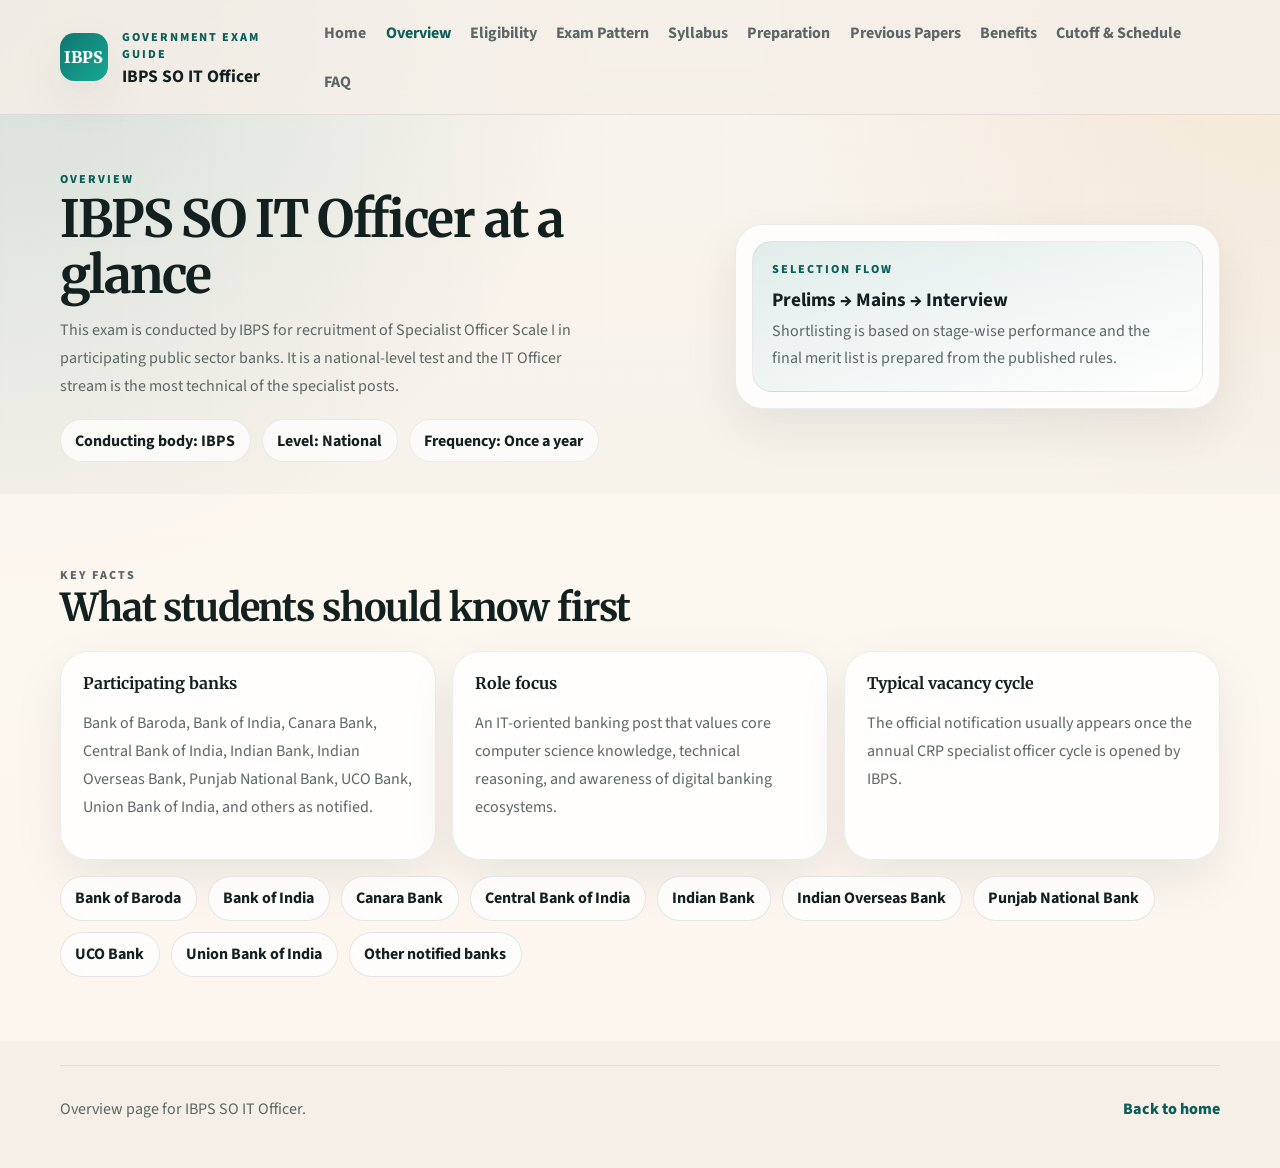
<file: IBPS_SO_(IT_Officer)/pages/overview.html>
<!doctype html>
<html lang="en">
  <head>
    <meta charset="utf-8" />
    <meta name="viewport" content="width=device-width, initial-scale=1" />
    <meta name="description" content="Overview of the IBPS SO IT Officer exam, participating banks, and selection stages." />
    <title>Overview | IBPS SO IT Officer</title>
    <link rel="preconnect" href="https://fonts.googleapis.com" />
    <link rel="preconnect" href="https://fonts.gstatic.com" crossorigin />
    <link href="https://fonts.googleapis.com/css2?family=Source+Sans+3:wght@400;500;600;700;800;900&family=Merriweather:wght@700;900&display=swap" rel="stylesheet" />
    <link rel="stylesheet" href="../assets/css/style.css" />
    <script defer src="../assets/js/main.js"></script>
  </head>
  <body data-page="overview">
    <a class="skip-link" href="#main-content">Skip to content</a>

    <header class="site-header">
      <div class="container header-inner">
        <div class="brand">
          <span class="brand-mark">IBPS</span>
          <div>
            <p class="brand-kicker">Government exam guide</p>
            <h1>IBPS SO IT Officer</h1>
          </div>
        </div>
        <button class="menu-toggle" type="button" aria-expanded="false" aria-controls="primary-nav"><span></span><span></span><span></span><span class="sr-only">Toggle navigation</span></button>
        <nav id="primary-nav" class="primary-nav" aria-label="Primary navigation">
          <a data-nav="home" href="../index.html">Home</a>
          <a data-nav="overview" href="overview.html">Overview</a>
          <a data-nav="eligibility" href="eligibility.html">Eligibility</a>
          <a data-nav="pattern" href="exam-pattern.html">Exam Pattern</a>
          <a data-nav="syllabus" href="syllabus.html">Syllabus</a>
          <a data-nav="prep" href="preparation.html">Preparation</a>
          <a data-nav="pyq" href="previous-year-papers.html">Previous Papers</a>
          <a data-nav="benefits" href="benefits.html">Benefits</a>
          <a data-nav="cutoff" href="cutoff-schedule.html">Cutoff &amp; Schedule</a>
          <a data-nav="faq" href="faq.html">FAQ</a>
        </nav>
      </div>
    </header>

    <main id="main-content">
      <section class="page-hero">
        <div class="container page-hero-grid">
          <div class="reveal">
            <p class="eyebrow">Overview</p>
            <h2 class="page-title">IBPS SO IT Officer at a glance</h2>
            <p class="page-copy">
              This exam is conducted by IBPS for recruitment of Specialist Officer Scale I in participating public sector banks.
              It is a national-level test and the IT Officer stream is the most technical of the specialist posts.
            </p>
            <div class="page-meta">
              <span class="meta-pill">Conducting body: IBPS</span>
              <span class="meta-pill">Level: National</span>
              <span class="meta-pill">Frequency: Once a year</span>
            </div>
          </div>
          <aside class="hero-panel reveal">
            <div class="panel-card panel-accent">
              <p class="meta-kicker">Selection flow</p>
              <strong>Prelims → Mains → Interview</strong>
              <span>Shortlisting is based on stage-wise performance and the final merit list is prepared from the published rules.</span>
            </div>
          </aside>
        </div>
      </section>

      <section class="section section-soft">
        <div class="container">
          <div class="section-heading reveal">
            <p class="section-tag">Key facts</p>
            <h3>What students should know first</h3>
          </div>
          <div class="info-grid three-up reveal">
            <article class="info-card"><h4>Participating banks</h4><p>Bank of Baroda, Bank of India, Canara Bank, Central Bank of India, Indian Bank, Indian Overseas Bank, Punjab National Bank, UCO Bank, Union Bank of India, and others as notified.</p></article>
            <article class="info-card"><h4>Role focus</h4><p>An IT-oriented banking post that values core computer science knowledge, technical reasoning, and awareness of digital banking ecosystems.</p></article>
            <article class="info-card"><h4>Typical vacancy cycle</h4><p>The official notification usually appears once the annual CRP specialist officer cycle is opened by IBPS.</p></article>
          </div>
          <div class="chips reveal" aria-label="Participating banks list">
            <span>Bank of Baroda</span><span>Bank of India</span><span>Canara Bank</span><span>Central Bank of India</span><span>Indian Bank</span><span>Indian Overseas Bank</span><span>Punjab National Bank</span><span>UCO Bank</span><span>Union Bank of India</span><span>Other notified banks</span>
          </div>
        </div>
      </section>
    </main>

    <footer class="site-footer">
      <div class="container footer-inner">
        <p>Overview page for IBPS SO IT Officer.</p>
        <a href="../index.html">Back to home</a>
      </div>
    </footer>
  </body>
</html>
</file>
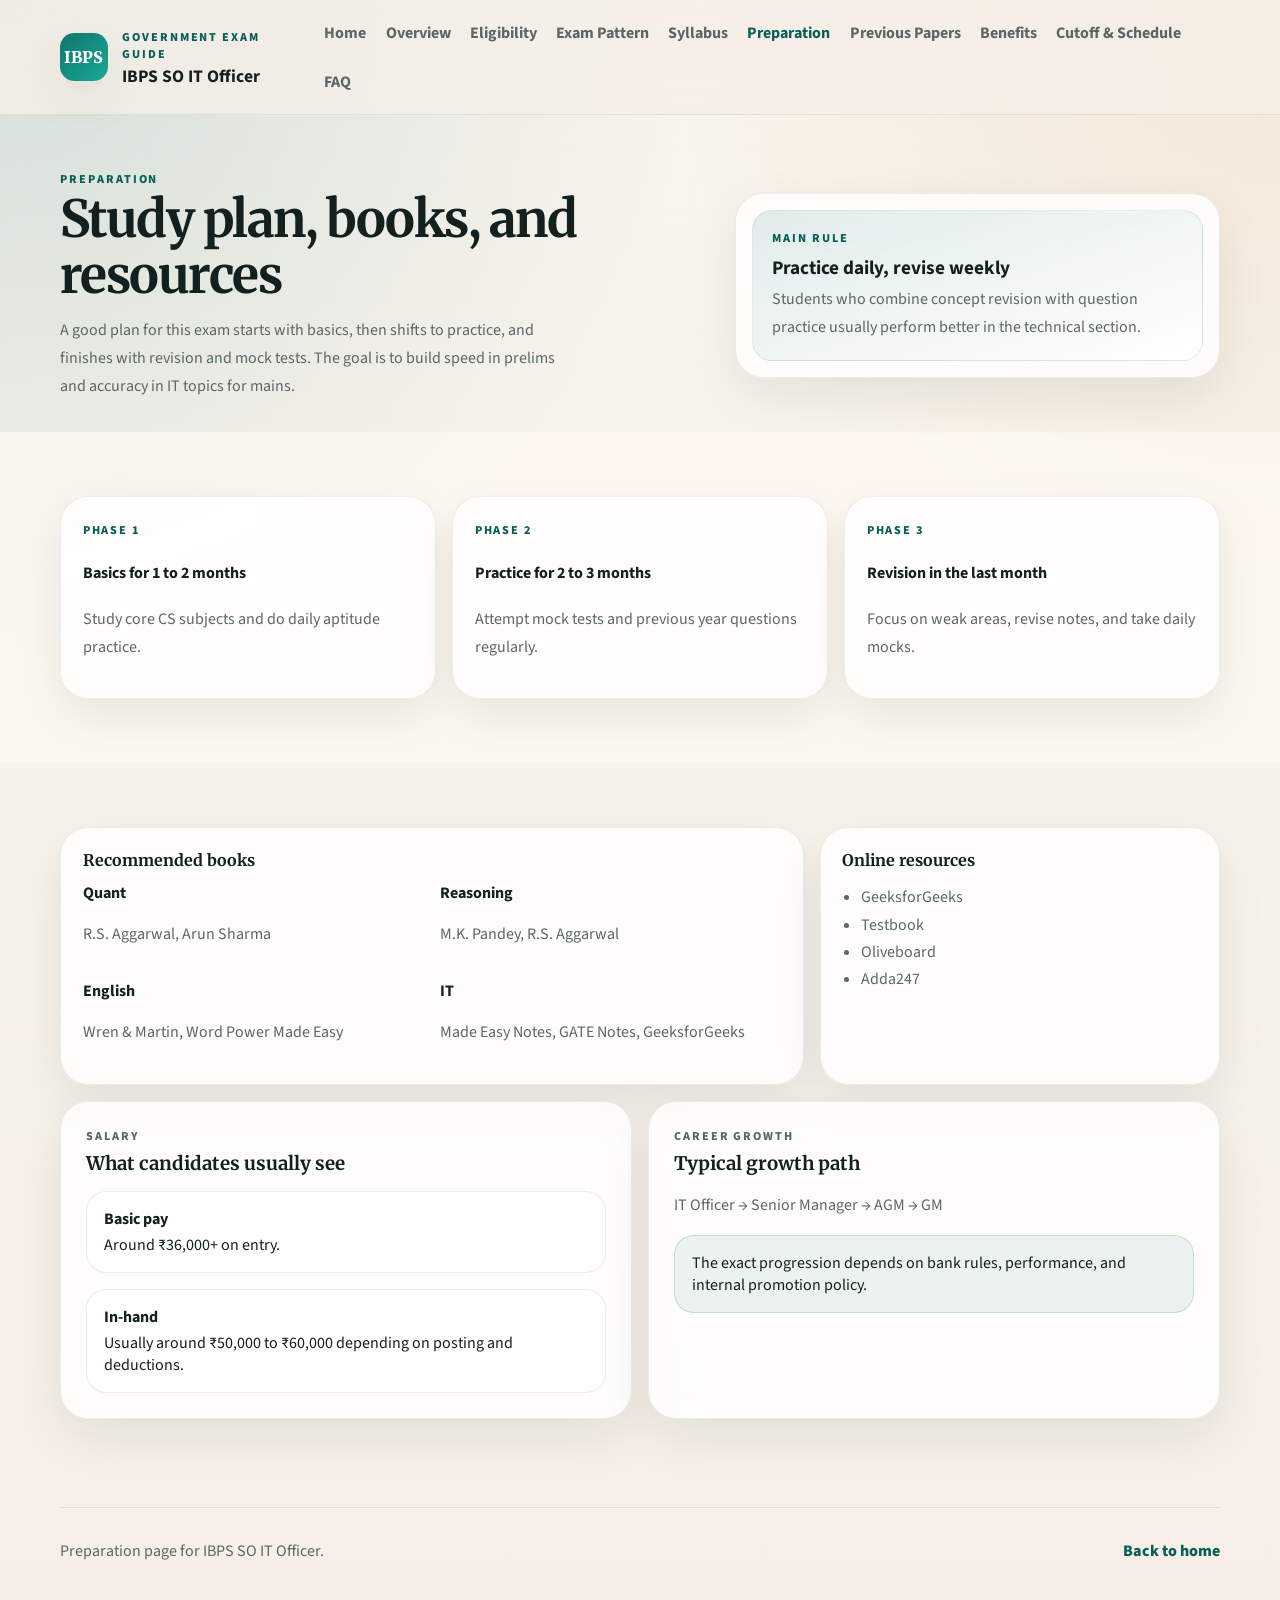
<file: IBPS_SO_(IT_Officer)/pages/preparation.html>
<!doctype html>
<html lang="en">
  <head>
    <meta charset="utf-8" />
    <meta name="viewport" content="width=device-width, initial-scale=1" />
    <meta name="description" content="IBPS SO IT Officer preparation strategy, books, resources, salary, and career growth." />
    <title>Preparation | IBPS SO IT Officer</title>
    <link rel="preconnect" href="https://fonts.googleapis.com" />
    <link rel="preconnect" href="https://fonts.gstatic.com" crossorigin />
    <link href="https://fonts.googleapis.com/css2?family=Source+Sans+3:wght@400;500;600;700;800;900&family=Merriweather:wght@700;900&display=swap" rel="stylesheet" />
    <link rel="stylesheet" href="../assets/css/style.css" />
    <script defer src="../assets/js/main.js"></script>
  </head>
  <body data-page="prep">
    <a class="skip-link" href="#main-content">Skip to content</a>
    <header class="site-header"><div class="container header-inner"><div class="brand"><span class="brand-mark">IBPS</span><div><p class="brand-kicker">Government exam guide</p><h1>IBPS SO IT Officer</h1></div></div><button class="menu-toggle" type="button" aria-expanded="false" aria-controls="primary-nav"><span></span><span></span><span></span><span class="sr-only">Toggle navigation</span></button><nav id="primary-nav" class="primary-nav" aria-label="Primary navigation"><a data-nav="home" href="../index.html">Home</a><a data-nav="overview" href="overview.html">Overview</a><a data-nav="eligibility" href="eligibility.html">Eligibility</a><a data-nav="pattern" href="exam-pattern.html">Exam Pattern</a><a data-nav="syllabus" href="syllabus.html">Syllabus</a><a data-nav="prep" href="preparation.html">Preparation</a>
          <a data-nav="pyq" href="previous-year-papers.html">Previous Papers</a>
          <a data-nav="benefits" href="benefits.html">Benefits</a>
          <a data-nav="cutoff" href="cutoff-schedule.html">Cutoff &amp; Schedule</a><a data-nav="faq" href="faq.html">FAQ</a></nav></div></header>
    <main id="main-content">
      <section class="page-hero"><div class="container page-hero-grid"><div class="reveal"><p class="eyebrow">Preparation</p><h2 class="page-title">Study plan, books, and resources</h2><p class="page-copy">A good plan for this exam starts with basics, then shifts to practice, and finishes with revision and mock tests. The goal is to build speed in prelims and accuracy in IT topics for mains.</p></div><aside class="hero-panel reveal"><div class="panel-card panel-accent"><p class="meta-kicker">Main rule</p><strong>Practice daily, revise weekly</strong><span>Students who combine concept revision with question practice usually perform better in the technical section.</span></div></aside></div></section>
      <section class="section section-soft"><div class="container"><div class="roadmap reveal"><article><span>Phase 1</span><h4>Basics for 1 to 2 months</h4><p>Study core CS subjects and do daily aptitude practice.</p></article><article><span>Phase 2</span><h4>Practice for 2 to 3 months</h4><p>Attempt mock tests and previous year questions regularly.</p></article><article><span>Phase 3</span><h4>Revision in the last month</h4><p>Focus on weak areas, revise notes, and take daily mocks.</p></article></div></div></section>
      <section class="section"><div class="container"><div class="resource-grid reveal"><article class="resource-card"><h4>Recommended books</h4><div class="resource-columns"><div><strong>Quant</strong><p>R.S. Aggarwal, Arun Sharma</p></div><div><strong>Reasoning</strong><p>M.K. Pandey, R.S. Aggarwal</p></div><div><strong>English</strong><p>Wren & Martin, Word Power Made Easy</p></div><div><strong>IT</strong><p>Made Easy Notes, GATE Notes, GeeksforGeeks</p></div></div></article><article class="resource-card"><h4>Online resources</h4><ul class="resource-list"><li>GeeksforGeeks</li><li>Testbook</li><li>Oliveboard</li><li>Adda247</li></ul></article></div><div class="split-grid" style="margin-top: 1rem;"><article class="feature-panel reveal"><p class="section-tag">Salary</p><h3>What candidates usually see</h3><div class="salary-box"><strong>Basic pay</strong><span>Around ₹36,000+ on entry.</span></div><div class="salary-box"><strong>In-hand</strong><span>Usually around ₹50,000 to ₹60,000 depending on posting and deductions.</span></div></article><article class="feature-panel reveal"><p class="section-tag">Career growth</p><h3>Typical growth path</h3><p>IT Officer → Senior Manager → AGM → GM</p><div class="notice">The exact progression depends on bank rules, performance, and internal promotion policy.</div></article></div></div></section>
    </main>
    <footer class="site-footer"><div class="container footer-inner"><p>Preparation page for IBPS SO IT Officer.</p><a href="../index.html">Back to home</a></div></footer>
  </body>
</html>
</file>
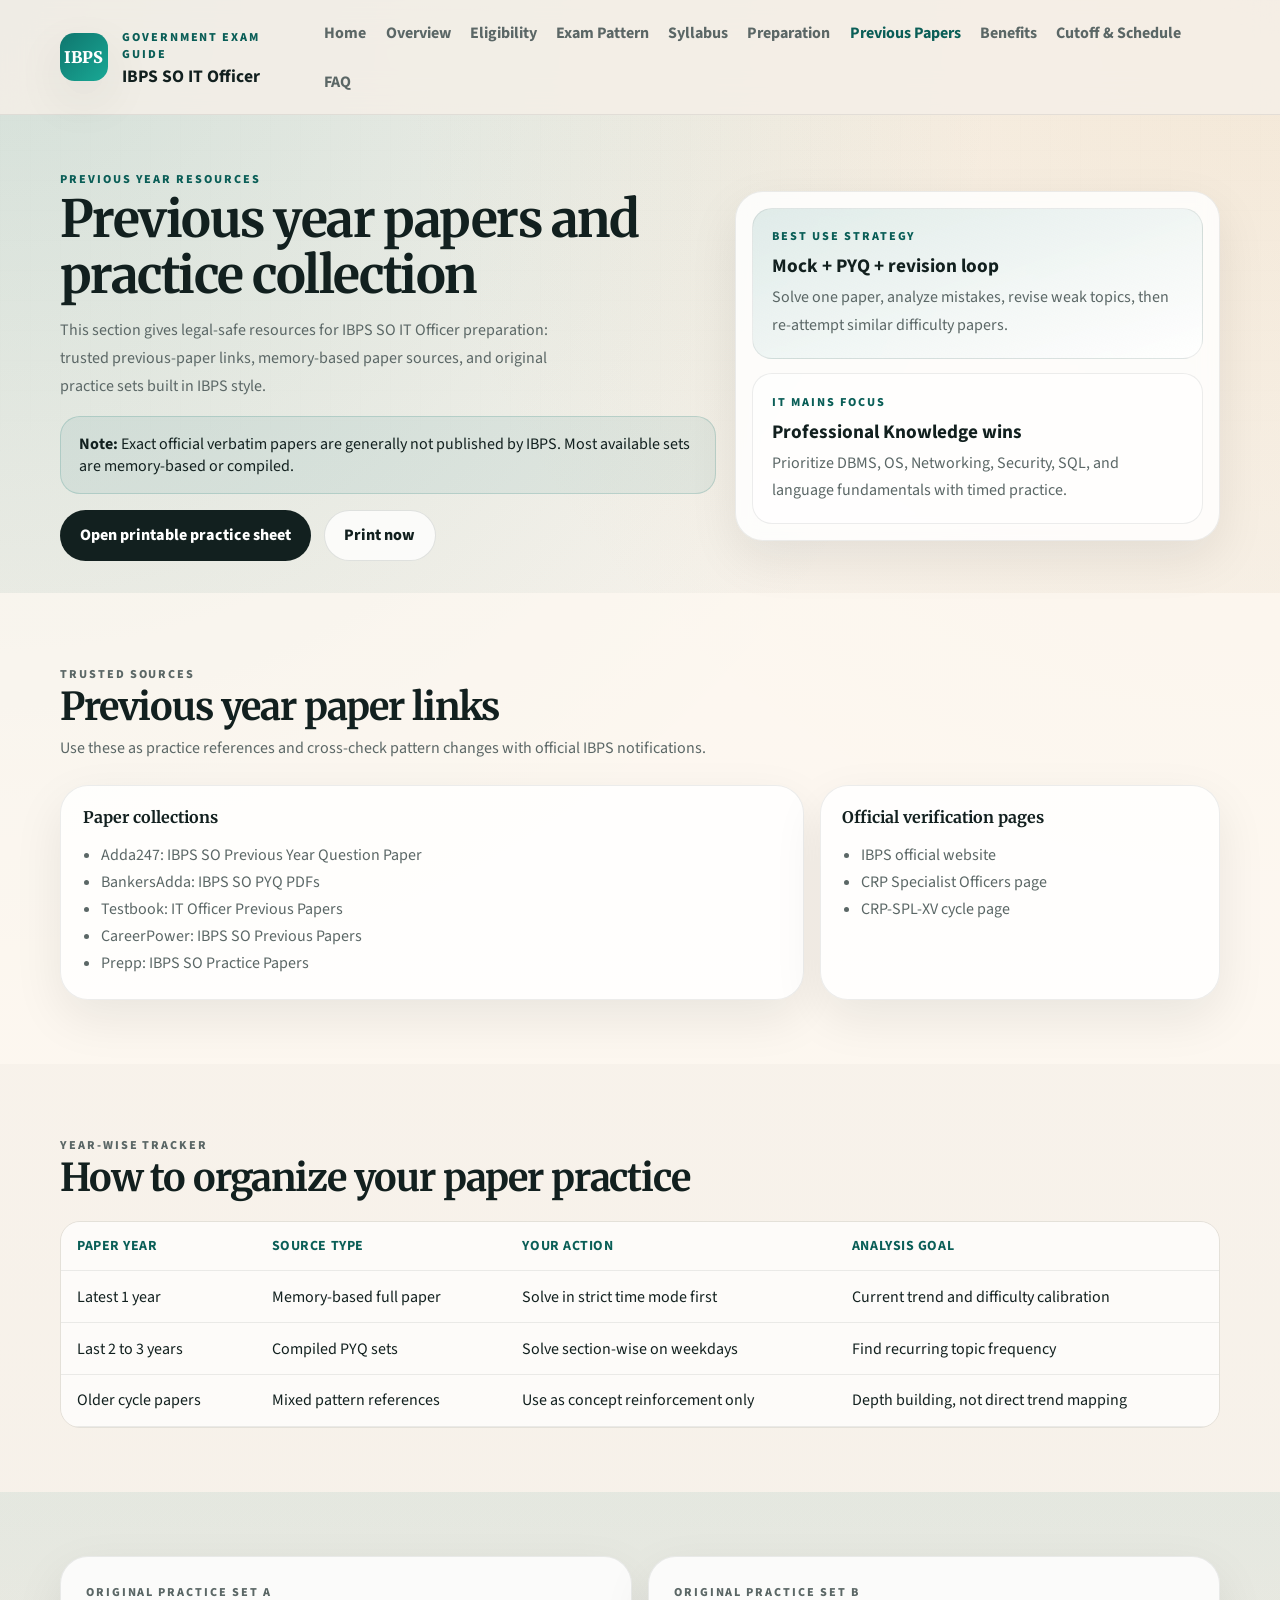
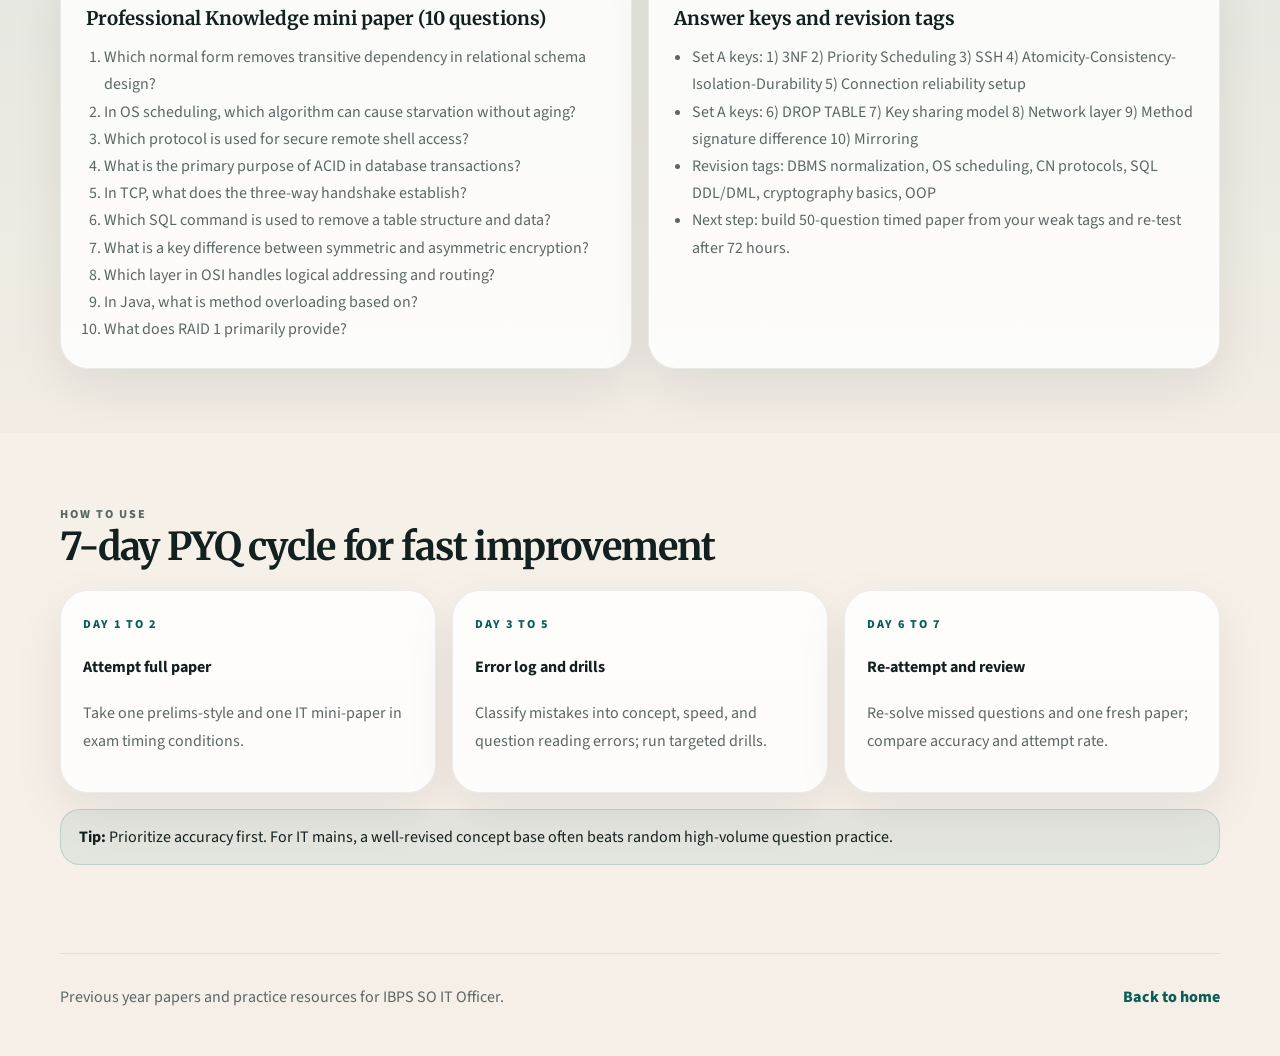
<file: IBPS_SO_(IT_Officer)/pages/previous-year-papers.html>
<!doctype html>
<html lang="en">
  <head>
    <meta charset="utf-8" />
    <meta name="viewport" content="width=device-width, initial-scale=1" />
    <meta name="description" content="IBPS SO IT Officer previous year paper resources, memory-based paper sources, and original practice sets in exam pattern." />
    <title>Previous Year Papers | IBPS SO IT Officer</title>
    <link rel="preconnect" href="https://fonts.googleapis.com" />
    <link rel="preconnect" href="https://fonts.gstatic.com" crossorigin />
    <link href="https://fonts.googleapis.com/css2?family=Source+Sans+3:wght@400;500;600;700;800;900&family=Merriweather:wght@700;900&display=swap" rel="stylesheet" />
    <link rel="stylesheet" href="../assets/css/style.css" />
    <script defer src="../assets/js/main.js"></script>
  </head>
  <body data-page="pyq">
    <a class="skip-link" href="#main-content">Skip to content</a>
    <header class="site-header">
      <div class="container header-inner">
        <div class="brand">
          <span class="brand-mark">IBPS</span>
          <div>
            <p class="brand-kicker">Government exam guide</p>
            <h1>IBPS SO IT Officer</h1>
          </div>
        </div>
        <button class="menu-toggle" type="button" aria-expanded="false" aria-controls="primary-nav"><span></span><span></span><span></span><span class="sr-only">Toggle navigation</span></button>
        <nav id="primary-nav" class="primary-nav" aria-label="Primary navigation">
          <a data-nav="home" href="../index.html">Home</a>
          <a data-nav="overview" href="overview.html">Overview</a>
          <a data-nav="eligibility" href="eligibility.html">Eligibility</a>
          <a data-nav="pattern" href="exam-pattern.html">Exam Pattern</a>
          <a data-nav="syllabus" href="syllabus.html">Syllabus</a>
          <a data-nav="prep" href="preparation.html">Preparation</a>
          <a data-nav="pyq" href="previous-year-papers.html">Previous Papers</a>
          <a data-nav="benefits" href="benefits.html">Benefits</a>
          <a data-nav="cutoff" href="cutoff-schedule.html">Cutoff &amp; Schedule</a>
          <a data-nav="faq" href="faq.html">FAQ</a>
        </nav>
      </div>
    </header>

    <main id="main-content">
      <section class="page-hero">
        <div class="container page-hero-grid">
          <div class="reveal">
            <p class="eyebrow">Previous Year Resources</p>
            <h2 class="page-title">Previous year papers and practice collection</h2>
            <p class="page-copy">
              This section gives legal-safe resources for IBPS SO IT Officer preparation: trusted previous-paper links,
              memory-based paper sources, and original practice sets built in IBPS style.
            </p>
            <div class="notice" style="margin-top: 1rem;">
              <strong>Note:</strong> Exact official verbatim papers are generally not published by IBPS. Most available sets are memory-based or compiled.
            </div>
            <div class="page-actions" style="margin-top: 1rem;">
              <a class="button button-primary" href="previous-year-printable.html" target="_blank" rel="noopener noreferrer">Open printable practice sheet</a>
              <a class="button button-secondary" href="previous-year-printable.html" target="_blank" rel="noopener noreferrer">Print now</a>
            </div>
          </div>
          <aside class="hero-panel reveal">
            <div class="panel-card panel-accent">
              <p class="meta-kicker">Best use strategy</p>
              <strong>Mock + PYQ + revision loop</strong>
              <span>Solve one paper, analyze mistakes, revise weak topics, then re-attempt similar difficulty papers.</span>
            </div>
            <div class="panel-card">
              <p class="meta-kicker">IT mains focus</p>
              <strong>Professional Knowledge wins</strong>
              <span>Prioritize DBMS, OS, Networking, Security, SQL, and language fundamentals with timed practice.</span>
            </div>
          </aside>
        </div>
      </section>

      <section class="section section-soft">
        <div class="container">
          <div class="section-heading reveal">
            <p class="section-tag">Trusted Sources</p>
            <h3>Previous year paper links</h3>
            <p>Use these as practice references and cross-check pattern changes with official IBPS notifications.</p>
          </div>
          <div class="resource-grid reveal">
            <article class="resource-card">
              <h4>Paper collections</h4>
              <ul class="resource-list">
                <li><a href="https://www.adda247.com/jobs/ibps-so-previous-year-question-paper/" target="_blank" rel="noopener noreferrer">Adda247: IBPS SO Previous Year Question Paper</a></li>
                <li><a href="https://www.bankersadda.com/ibps-so-previous-year-question-paper/" target="_blank" rel="noopener noreferrer">BankersAdda: IBPS SO PYQ PDFs</a></li>
                <li><a href="https://testbook.com/ibps-so-it-officer/previous-year-papers" target="_blank" rel="noopener noreferrer">Testbook: IT Officer Previous Papers</a></li>
                <li><a href="https://www.careerpower.in/ibps-so-previous-year-question-papers.html" target="_blank" rel="noopener noreferrer">CareerPower: IBPS SO Previous Papers</a></li>
                <li><a href="https://prepp.in/ibps-so-exam/practice-papers" target="_blank" rel="noopener noreferrer">Prepp: IBPS SO Practice Papers</a></li>
              </ul>
            </article>
            <article class="resource-card">
              <h4>Official verification pages</h4>
              <ul class="resource-list">
                <li><a href="https://www.ibps.in" target="_blank" rel="noopener noreferrer">IBPS official website</a></li>
                <li><a href="https://www.ibps.in/crp-specialist-officers/" target="_blank" rel="noopener noreferrer">CRP Specialist Officers page</a></li>
                <li><a href="https://www.ibps.in/crp-specialist-officers-xv/" target="_blank" rel="noopener noreferrer">CRP-SPL-XV cycle page</a></li>
              </ul>
            </article>
          </div>
        </div>
      </section>

      <section class="section">
        <div class="container">
          <div class="section-heading reveal">
            <p class="section-tag">Year-wise Tracker</p>
            <h3>How to organize your paper practice</h3>
          </div>
          <div class="table-wrap reveal" role="region" aria-label="Year wise previous paper strategy table">
            <table>
              <thead>
                <tr>
                  <th scope="col">Paper Year</th>
                  <th scope="col">Source Type</th>
                  <th scope="col">Your Action</th>
                  <th scope="col">Analysis Goal</th>
                </tr>
              </thead>
              <tbody>
                <tr>
                  <td>Latest 1 year</td>
                  <td>Memory-based full paper</td>
                  <td>Solve in strict time mode first</td>
                  <td>Current trend and difficulty calibration</td>
                </tr>
                <tr>
                  <td>Last 2 to 3 years</td>
                  <td>Compiled PYQ sets</td>
                  <td>Solve section-wise on weekdays</td>
                  <td>Find recurring topic frequency</td>
                </tr>
                <tr>
                  <td>Older cycle papers</td>
                  <td>Mixed pattern references</td>
                  <td>Use as concept reinforcement only</td>
                  <td>Depth building, not direct trend mapping</td>
                </tr>
              </tbody>
            </table>
          </div>
        </div>
      </section>

      <section class="section section-band">
        <div class="container split-grid reveal">
          <article class="feature-panel">
            <p class="section-tag">Original Practice Set A</p>
            <h3>Professional Knowledge mini paper (10 questions)</h3>
            <ol class="mini-list">
              <li>Which normal form removes transitive dependency in relational schema design?</li>
              <li>In OS scheduling, which algorithm can cause starvation without aging?</li>
              <li>Which protocol is used for secure remote shell access?</li>
              <li>What is the primary purpose of ACID in database transactions?</li>
              <li>In TCP, what does the three-way handshake establish?</li>
              <li>Which SQL command is used to remove a table structure and data?</li>
              <li>What is a key difference between symmetric and asymmetric encryption?</li>
              <li>Which layer in OSI handles logical addressing and routing?</li>
              <li>In Java, what is method overloading based on?</li>
              <li>What does RAID 1 primarily provide?</li>
            </ol>
          </article>
          <article class="feature-panel">
            <p class="section-tag">Original Practice Set B</p>
            <h3>Answer keys and revision tags</h3>
            <ul class="mini-list">
              <li>Set A keys: 1) 3NF 2) Priority Scheduling 3) SSH 4) Atomicity-Consistency-Isolation-Durability 5) Connection reliability setup</li>
              <li>Set A keys: 6) DROP TABLE 7) Key sharing model 8) Network layer 9) Method signature difference 10) Mirroring</li>
              <li>Revision tags: DBMS normalization, OS scheduling, CN protocols, SQL DDL/DML, cryptography basics, OOP</li>
              <li>Next step: build 50-question timed paper from your weak tags and re-test after 72 hours.</li>
            </ul>
          </article>
        </div>
      </section>

      <section class="section">
        <div class="container">
          <div class="section-heading reveal">
            <p class="section-tag">How To Use</p>
            <h3>7-day PYQ cycle for fast improvement</h3>
          </div>
          <div class="roadmap reveal">
            <article>
              <span>Day 1 to 2</span>
              <h4>Attempt full paper</h4>
              <p>Take one prelims-style and one IT mini-paper in exam timing conditions.</p>
            </article>
            <article>
              <span>Day 3 to 5</span>
              <h4>Error log and drills</h4>
              <p>Classify mistakes into concept, speed, and question reading errors; run targeted drills.</p>
            </article>
            <article>
              <span>Day 6 to 7</span>
              <h4>Re-attempt and review</h4>
              <p>Re-solve missed questions and one fresh paper; compare accuracy and attempt rate.</p>
            </article>
          </div>
          <div class="notice reveal" style="margin-top: 1rem;">
            <strong>Tip:</strong> Prioritize accuracy first. For IT mains, a well-revised concept base often beats random high-volume question practice.
          </div>
        </div>
      </section>
    </main>

    <footer class="site-footer">
      <div class="container footer-inner">
        <p>Previous year papers and practice resources for IBPS SO IT Officer.</p>
        <a href="../index.html">Back to home</a>
      </div>
    </footer>
  </body>
</html>
</file>
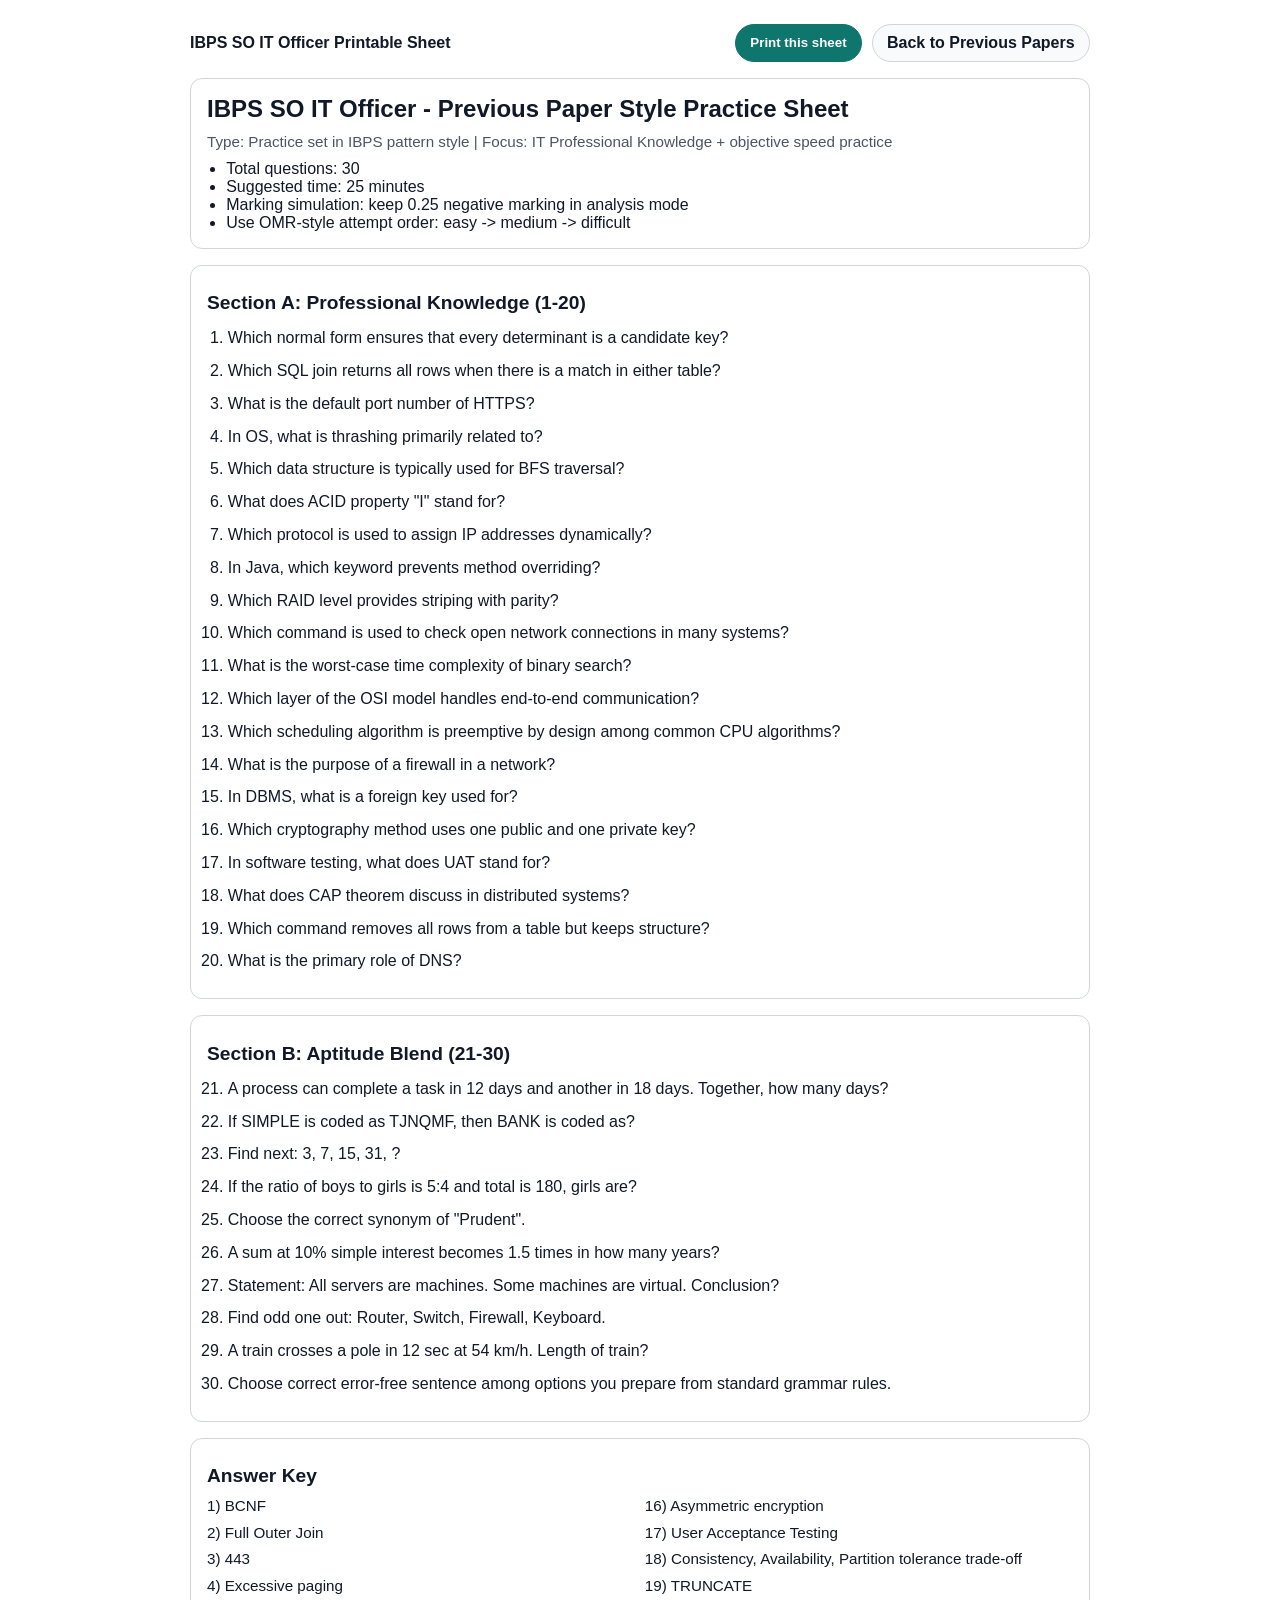
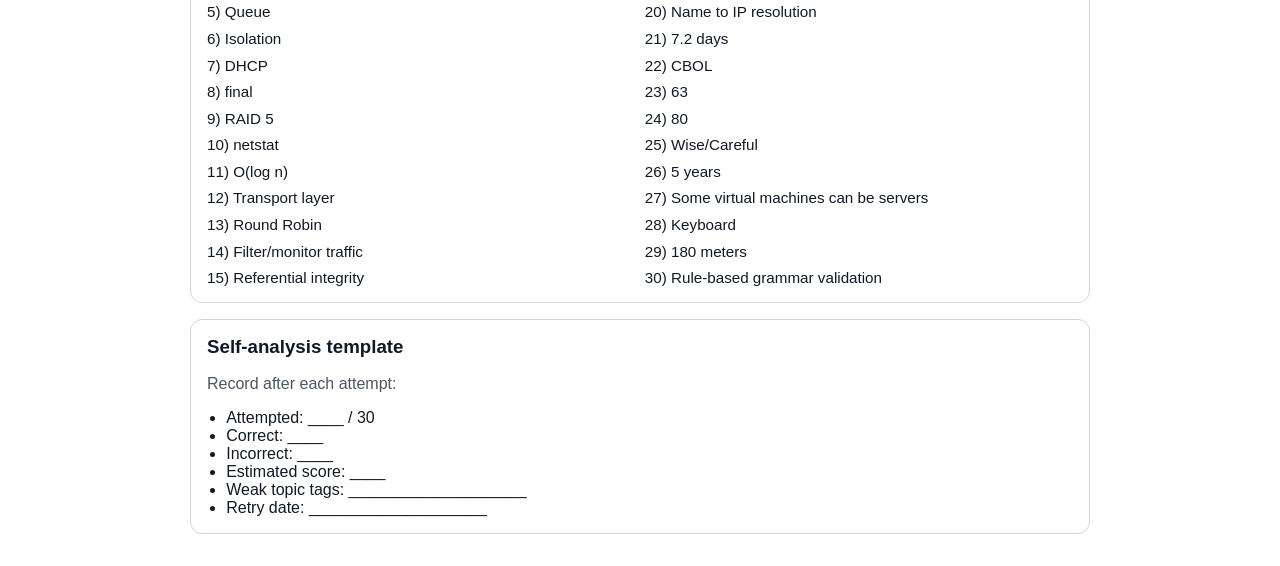
<file: IBPS_SO_(IT_Officer)/pages/previous-year-printable.html>
<!doctype html>
<html lang="en">
  <head>
    <meta charset="utf-8" />
    <meta name="viewport" content="width=device-width, initial-scale=1" />
    <meta name="description" content="Printable IBPS SO IT Officer previous paper style practice sheet with answer key." />
    <title>Printable Practice Sheet | IBPS SO IT Officer</title>
    <style>
      :root {
        --text: #111827;
        --muted: #4b5563;
        --line: #d1d5db;
        --accent: #0f766e;
        --bg: #ffffff;
      }
      * { box-sizing: border-box; }
      body {
        margin: 0;
        font-family: "Segoe UI", Arial, sans-serif;
        color: var(--text);
        background: var(--bg);
      }
      .sheet {
        width: min(100% - 2rem, 900px);
        margin: 1.5rem auto 2rem;
      }
      .topbar {
        display: flex;
        justify-content: space-between;
        align-items: center;
        gap: 1rem;
        margin-bottom: 1rem;
      }
      .actions {
        display: flex;
        gap: 0.6rem;
        flex-wrap: wrap;
      }
      .button {
        border: 1px solid var(--line);
        background: #f8fafc;
        color: var(--text);
        padding: 0.55rem 0.9rem;
        border-radius: 999px;
        font-weight: 600;
        text-decoration: none;
        cursor: pointer;
      }
      .button.primary {
        background: var(--accent);
        border-color: var(--accent);
        color: #fff;
      }
      .card {
        border: 1px solid var(--line);
        border-radius: 12px;
        padding: 1rem;
        margin-bottom: 1rem;
      }
      h1, h2, h3 {
        margin: 0 0 0.6rem;
        line-height: 1.2;
      }
      h1 { font-size: 1.5rem; }
      h2 { font-size: 1.2rem; margin-top: 0.6rem; }
      .meta {
        color: var(--muted);
        font-size: 0.95rem;
        margin: 0;
      }
      .info-list {
        margin: 0.6rem 0 0;
        padding-left: 1.2rem;
      }
      .q-list {
        margin: 0.75rem 0 0;
        padding-left: 1.3rem;
      }
      .q-list li {
        margin-bottom: 0.55rem;
        line-height: 1.5;
      }
      .answer-grid {
        display: grid;
        grid-template-columns: repeat(2, minmax(0, 1fr));
        gap: 0.6rem;
      }
      .answer-grid p {
        margin: 0;
        font-size: 0.95rem;
      }
      .muted {
        color: var(--muted);
      }
      .page-break {
        page-break-before: always;
      }

      @media print {
        @page { size: A4; margin: 14mm; }
        .topbar { display: none; }
        .sheet { width: 100%; margin: 0; }
        .card { break-inside: avoid; }
        a { color: #000; text-decoration: none; }
      }
    </style>
  </head>
  <body>
    <main class="sheet">
      <div class="topbar">
        <strong>IBPS SO IT Officer Printable Sheet</strong>
        <div class="actions">
          <button class="button primary" type="button" onclick="window.print()">Print this sheet</button>
          <a class="button" href="previous-year-papers.html">Back to Previous Papers</a>
        </div>
      </div>

      <section class="card">
        <h1>IBPS SO IT Officer - Previous Paper Style Practice Sheet</h1>
        <p class="meta">Type: Practice set in IBPS pattern style | Focus: IT Professional Knowledge + objective speed practice</p>
        <ul class="info-list">
          <li>Total questions: 30</li>
          <li>Suggested time: 25 minutes</li>
          <li>Marking simulation: keep 0.25 negative marking in analysis mode</li>
          <li>Use OMR-style attempt order: easy -> medium -> difficult</li>
        </ul>
      </section>

      <section class="card">
        <h2>Section A: Professional Knowledge (1-20)</h2>
        <ol class="q-list">
          <li>Which normal form ensures that every determinant is a candidate key?</li>
          <li>Which SQL join returns all rows when there is a match in either table?</li>
          <li>What is the default port number of HTTPS?</li>
          <li>In OS, what is thrashing primarily related to?</li>
          <li>Which data structure is typically used for BFS traversal?</li>
          <li>What does ACID property "I" stand for?</li>
          <li>Which protocol is used to assign IP addresses dynamically?</li>
          <li>In Java, which keyword prevents method overriding?</li>
          <li>Which RAID level provides striping with parity?</li>
          <li>Which command is used to check open network connections in many systems?</li>
          <li>What is the worst-case time complexity of binary search?</li>
          <li>Which layer of the OSI model handles end-to-end communication?</li>
          <li>Which scheduling algorithm is preemptive by design among common CPU algorithms?</li>
          <li>What is the purpose of a firewall in a network?</li>
          <li>In DBMS, what is a foreign key used for?</li>
          <li>Which cryptography method uses one public and one private key?</li>
          <li>In software testing, what does UAT stand for?</li>
          <li>What does CAP theorem discuss in distributed systems?</li>
          <li>Which command removes all rows from a table but keeps structure?</li>
          <li>What is the primary role of DNS?</li>
        </ol>
      </section>

      <section class="card">
        <h2>Section B: Aptitude Blend (21-30)</h2>
        <ol class="q-list" start="21">
          <li>A process can complete a task in 12 days and another in 18 days. Together, how many days?</li>
          <li>If SIMPLE is coded as TJNQMF, then BANK is coded as?</li>
          <li>Find next: 3, 7, 15, 31, ?</li>
          <li>If the ratio of boys to girls is 5:4 and total is 180, girls are?</li>
          <li>Choose the correct synonym of "Prudent".</li>
          <li>A sum at 10% simple interest becomes 1.5 times in how many years?</li>
          <li>Statement: All servers are machines. Some machines are virtual. Conclusion?</li>
          <li>Find odd one out: Router, Switch, Firewall, Keyboard.</li>
          <li>A train crosses a pole in 12 sec at 54 km/h. Length of train?</li>
          <li>Choose correct error-free sentence among options you prepare from standard grammar rules.</li>
        </ol>
      </section>

      <section class="card page-break">
        <h2>Answer Key</h2>
        <div class="answer-grid">
          <p>1) BCNF</p><p>16) Asymmetric encryption</p>
          <p>2) Full Outer Join</p><p>17) User Acceptance Testing</p>
          <p>3) 443</p><p>18) Consistency, Availability, Partition tolerance trade-off</p>
          <p>4) Excessive paging</p><p>19) TRUNCATE</p>
          <p>5) Queue</p><p>20) Name to IP resolution</p>
          <p>6) Isolation</p><p>21) 7.2 days</p>
          <p>7) DHCP</p><p>22) CBOL</p>
          <p>8) final</p><p>23) 63</p>
          <p>9) RAID 5</p><p>24) 80</p>
          <p>10) netstat</p><p>25) Wise/Careful</p>
          <p>11) O(log n)</p><p>26) 5 years</p>
          <p>12) Transport layer</p><p>27) Some virtual machines can be servers</p>
          <p>13) Round Robin</p><p>28) Keyboard</p>
          <p>14) Filter/monitor traffic</p><p>29) 180 meters</p>
          <p>15) Referential integrity</p><p>30) Rule-based grammar validation</p>
        </div>
      </section>

      <section class="card">
        <h3>Self-analysis template</h3>
        <p class="muted">Record after each attempt:</p>
        <ul class="info-list">
          <li>Attempted: ____ / 30</li>
          <li>Correct: ____</li>
          <li>Incorrect: ____</li>
          <li>Estimated score: ____</li>
          <li>Weak topic tags: ____________________</li>
          <li>Retry date: ____________________</li>
        </ul>
      </section>
    </main>
  </body>
</html>
</file>
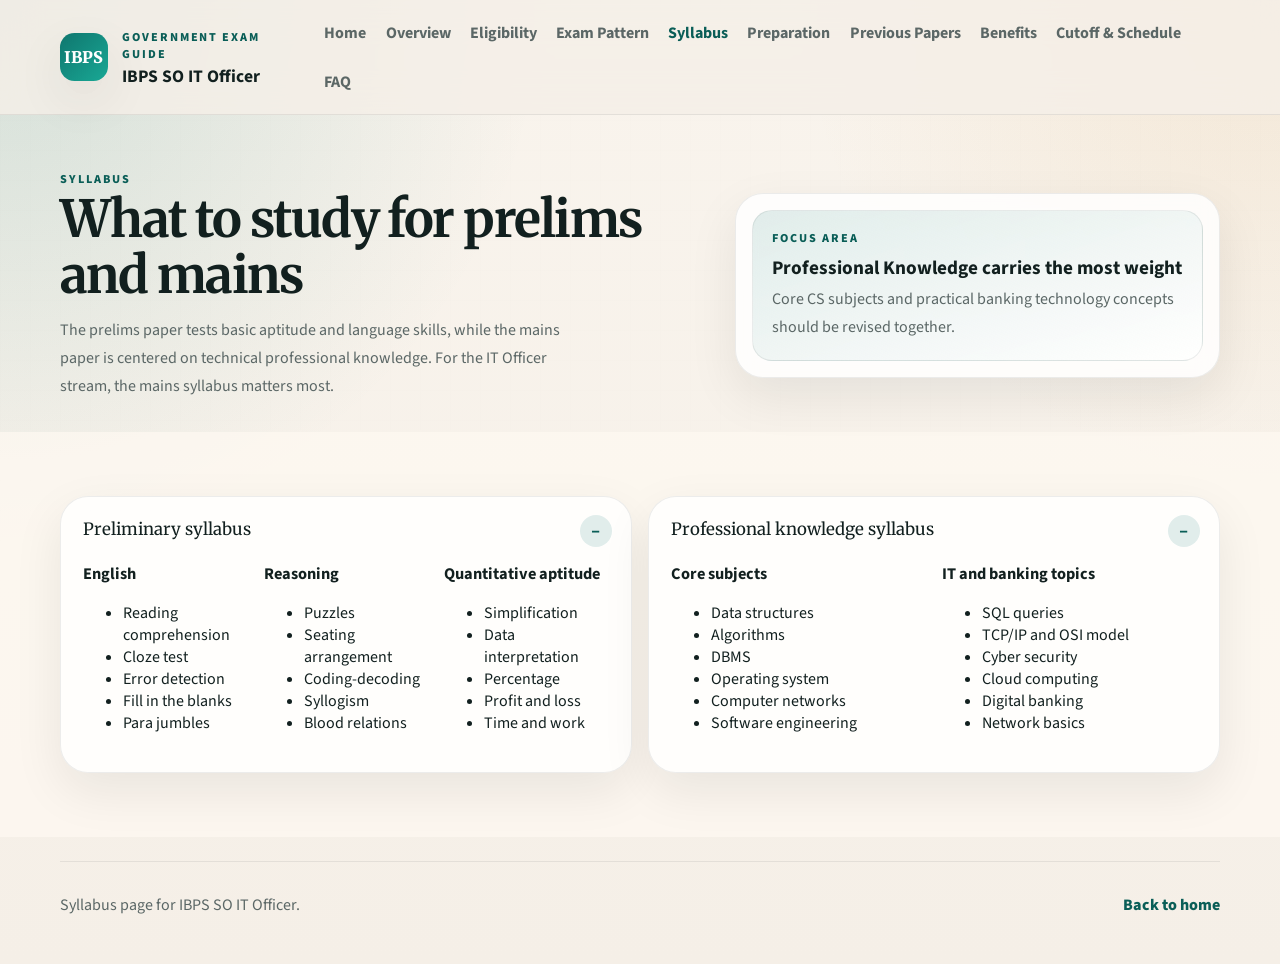
<file: IBPS_SO_(IT_Officer)/pages/syllabus.html>
<!doctype html>
<html lang="en">
  <head>
    <meta charset="utf-8" />
    <meta name="viewport" content="width=device-width, initial-scale=1" />
    <meta name="description" content="IBPS SO IT Officer syllabus covering prelims and professional knowledge topics." />
    <title>Syllabus | IBPS SO IT Officer</title>
    <link rel="preconnect" href="https://fonts.googleapis.com" />
    <link rel="preconnect" href="https://fonts.gstatic.com" crossorigin />
    <link href="https://fonts.googleapis.com/css2?family=Source+Sans+3:wght@400;500;600;700;800;900&family=Merriweather:wght@700;900&display=swap" rel="stylesheet" />
    <link rel="stylesheet" href="../assets/css/style.css" />
    <script defer src="../assets/js/main.js"></script>
  </head>
  <body data-page="syllabus">
    <a class="skip-link" href="#main-content">Skip to content</a>
    <header class="site-header"><div class="container header-inner"><div class="brand"><span class="brand-mark">IBPS</span><div><p class="brand-kicker">Government exam guide</p><h1>IBPS SO IT Officer</h1></div></div><button class="menu-toggle" type="button" aria-expanded="false" aria-controls="primary-nav"><span></span><span></span><span></span><span class="sr-only">Toggle navigation</span></button><nav id="primary-nav" class="primary-nav" aria-label="Primary navigation"><a data-nav="home" href="../index.html">Home</a><a data-nav="overview" href="overview.html">Overview</a><a data-nav="eligibility" href="eligibility.html">Eligibility</a><a data-nav="pattern" href="exam-pattern.html">Exam Pattern</a><a data-nav="syllabus" href="syllabus.html">Syllabus</a><a data-nav="prep" href="preparation.html">Preparation</a>
          <a data-nav="pyq" href="previous-year-papers.html">Previous Papers</a>
          <a data-nav="benefits" href="benefits.html">Benefits</a>
          <a data-nav="cutoff" href="cutoff-schedule.html">Cutoff &amp; Schedule</a><a data-nav="faq" href="faq.html">FAQ</a></nav></div></header>
    <main id="main-content">
      <section class="page-hero"><div class="container page-hero-grid"><div class="reveal"><p class="eyebrow">Syllabus</p><h2 class="page-title">What to study for prelims and mains</h2><p class="page-copy">The prelims paper tests basic aptitude and language skills, while the mains paper is centered on technical professional knowledge. For the IT Officer stream, the mains syllabus matters most.</p></div><aside class="hero-panel reveal"><div class="panel-card panel-accent"><p class="meta-kicker">Focus area</p><strong>Professional Knowledge carries the most weight</strong><span>Core CS subjects and practical banking technology concepts should be revised together.</span></div></aside></div></section>
      <section class="section section-soft"><div class="container"><div class="syllabus-grid reveal"><details open class="syllabus-card"><summary>Preliminary syllabus</summary><div class="syllabus-content"><div><h4>English</h4><ul><li>Reading comprehension</li><li>Cloze test</li><li>Error detection</li><li>Fill in the blanks</li><li>Para jumbles</li></ul></div><div><h4>Reasoning</h4><ul><li>Puzzles</li><li>Seating arrangement</li><li>Coding-decoding</li><li>Syllogism</li><li>Blood relations</li></ul></div><div><h4>Quantitative aptitude</h4><ul><li>Simplification</li><li>Data interpretation</li><li>Percentage</li><li>Profit and loss</li><li>Time and work</li></ul></div></div></details><details open class="syllabus-card"><summary>Professional knowledge syllabus</summary><div class="syllabus-content two-col"><div><h4>Core subjects</h4><ul><li>Data structures</li><li>Algorithms</li><li>DBMS</li><li>Operating system</li><li>Computer networks</li><li>Software engineering</li></ul></div><div><h4>IT and banking topics</h4><ul><li>SQL queries</li><li>TCP/IP and OSI model</li><li>Cyber security</li><li>Cloud computing</li><li>Digital banking</li><li>Network basics</li></ul></div></div></details></div></div></section>
    </main>
    <footer class="site-footer"><div class="container footer-inner"><p>Syllabus page for IBPS SO IT Officer.</p><a href="../index.html">Back to home</a></div></footer>
  </body>
</html>
</file>
<file: assets/css/style.css>
:root {
    --primary-color: #1e40af;
    --primary-light: #3b82f6;
    --primary-dark: #1e3a8a;
    --secondary-color: #059669;
    --secondary-light: #10b981;
    --accent-color: #f59e0b;
    --success-color: #10b981;
    --danger-color: #ef4444;
    --warning-color: #f59e0b;
    
    --bg-primary: #ffffff;
    --bg-secondary: #f9fafb;
    --bg-tertiary: #f3f4f6;
    
    --text-primary: #111827;
    --text-secondary: #374151;
    --text-muted: #6b7280;
    --text-light: #9ca3af;
    
    --border-color: #e5e7eb;
    --border-light: #f3f4f6;
    
    --shadow-sm: 0 1px 2px 0 rgba(0, 0, 0, 0.05);
    --shadow-md: 0 4px 6px -1px rgba(0, 0, 0, 0.1), 0 2px 4px -1px rgba(0, 0, 0, 0.06);
    --shadow-lg: 0 10px 15px -3px rgba(0, 0, 0, 0.1), 0 4px 6px -2px rgba(0, 0, 0, 0.05);
    --shadow-xl: 0 20px 25px -5px rgba(0, 0, 0, 0.1), 0 10px 10px -5px rgba(0, 0, 0, 0.04);
    
    --transition-fast: 0.15s ease-in-out;
    --transition-base: 0.3s ease-in-out;
    --transition-slow: 0.5s ease-in-out;
}

* {
    margin: 0;
    padding: 0;
    box-sizing: border-box;
}

html {
    scroll-behavior: smooth;
}

body {
    font-family: 'Inter', -apple-system, BlinkMacSystemFont, 'Segoe UI', sans-serif;
    color: var(--text-primary);
    background: var(--bg-primary);
    line-height: 1.6;
}

body.exam-hub {
    background: linear-gradient(135deg, #f9fafb 0%, #f3f4f6 100%);
    overflow-x: hidden;
}

/* ============= BACKGROUND ANIMATION ============= */
.background-animation {
    position: fixed;
    top: 0;
    left: 0;
    right: 0;
    bottom: 0;
    z-index: -1;
    pointer-events: none;
    background: 
        radial-gradient(circle at 20% 50%, rgba(30, 64, 175, 0.08) 0%, transparent 50%),
        radial-gradient(circle at 80% 80%, rgba(5, 150, 105, 0.08) 0%, transparent 50%),
        radial-gradient(circle at 40% 0%, rgba(245, 158, 11, 0.06) 0%, transparent 50%);
    animation: backgroundShift 15s ease-in-out infinite;
}

@keyframes backgroundShift {
    0%, 100% {
        filter: brightness(1);
    }
    50% {
        filter: brightness(1.05);
    }
}

/* ============= NAVBAR ============= */
.navbar {
    position: sticky;
    top: 0;
    z-index: 99;
    background: rgba(255, 255, 255, 0.8);
    backdrop-filter: blur(10px);
    border-bottom: 1px solid var(--border-light);
    animation: slideDown 0.5s ease-out;
}

@keyframes slideDown {
    from {
        transform: translateY(-100%);
        opacity: 0;
    }
    to {
        transform: translateY(0);
        opacity: 1;
    }
}

.navbar-container {
    max-width: 1200px;
    margin: 0 auto;
    padding: 1rem 2rem;
    display: flex;
    justify-content: space-between;
    align-items: center;
}

.logo {
    display: flex;
    align-items: center;
    gap: 0.75rem;
    font-weight: 700;
    font-size: 1.25rem;
    color: var(--primary-color);
    text-decoration: none;
}

.logo-icon {
    font-size: 1.75rem;
    display: inline-block;
    animation: bounce 2s ease-in-out infinite;
}

@keyframes bounce {
    0%, 100% { transform: translateY(0); }
    50% { transform: translateY(-8px); }
}

.logo-text {
    background: linear-gradient(135deg, var(--primary-color), var(--secondary-color));
    -webkit-background-clip: text;
    -webkit-text-fill-color: transparent;
    background-clip: text;
}

.nav-links {
    display: flex;
    gap: 2rem;
    align-items: center;
}

.nav-item {
    font-size: 0.95rem;
    color: var(--text-secondary);
    font-weight: 500;
}

/* ============= CONTAINER ============= */
.container {
    max-width: 1200px;
    margin: 0 auto;
    padding: 0 1.5rem;
}

/* ============= HERO SECTION ============= */
.hero-section {
    padding: 4rem 0 3rem;
    text-align: center;
}

.hero-content {
    opacity: 0;
    animation: fadeInUp 0.8s ease-out forwards;
}

@keyframes fadeInUp {
    from {
        opacity: 0;
        transform: translateY(30px);
    }
    to {
        opacity: 1;
        transform: translateY(0);
    }
}

.status-bar {
    display: flex;
    gap: 1rem;
    justify-content: center;
    flex-wrap: wrap;
    margin-bottom: 2rem;
}

.badge {
    display: inline-block;
    padding: 0.5rem 1rem;
    border-radius: 50px;
    font-size: 0.85rem;
    font-weight: 600;
    letter-spacing: 0.5px;
}

.badge-primary {
    background: rgba(30, 64, 175, 0.1);
    color: var(--primary-color);
}

.badge-secondary {
    background: rgba(5, 150, 105, 0.1);
    color: var(--secondary-color);
}

.hero-title {
    font-family: 'Poppins', sans-serif;
    font-size: clamp(2rem, 5vw, 3.5rem);
    font-weight: 800;
    line-height: 1.2;
    margin-bottom: 1rem;
    background: linear-gradient(135deg, var(--primary-dark), var(--primary-color));
    -webkit-background-clip: text;
    -webkit-text-fill-color: transparent;
    background-clip: text;
}

.hero-subtitle {
    font-size: 1.125rem;
    color: var(--text-secondary);
    margin-bottom: 3rem;
    max-width: 600px;
    margin-left: auto;
    margin-right: auto;
}

.quick-stats {
    display: grid;
    grid-template-columns: repeat(auto-fit, minmax(150px, 1fr));
    gap: 1.5rem;
    margin-top: 3rem;
}

.stat-box {
    padding: 1.5rem;
    background: var(--bg-secondary);
    border: 1px solid var(--border-color);
    border-radius: 12px;
    animation: slideInUp 0.6s ease-out backwards;
    transition: all var(--transition-base);
}

.stat-box:nth-child(1) { animation-delay: 0.1s; }
.stat-box:nth-child(2) { animation-delay: 0.2s; }
.stat-box:nth-child(3) { animation-delay: 0.3s; }

@keyframes slideInUp {
    from {
        opacity: 0;
        transform: translateY(20px);
    }
    to {
        opacity: 1;
        transform: translateY(0);
    }
}

.stat-box:hover {
    transform: translateY(-5px);
    box-shadow: var(--shadow-md);
    border-color: var(--primary-light);
}

.stat-number {
    font-size: 2rem;
    font-weight: 800;
    color: var(--primary-color);
    margin-bottom: 0.5rem;
}

.stat-label {
    font-size: 0.85rem;
    color: var(--text-muted);
    font-weight: 600;
}

/* ============= EXAM TRACKS SECTION ============= */
.exam-tracks-section {
    padding: 4rem 0;
}

.section-title {
    font-family: 'Poppins', sans-serif;
    font-size: clamp(1.75rem, 4vw, 2.5rem);
    font-weight: 800;
    text-align: center;
    margin-bottom: 0.5rem;
    color: var(--text-primary);
}

.section-subtitle {
    text-align: center;
    color: var(--text-secondary);
    margin-bottom: 3rem;
    font-size: 1.025rem;
}

.exam-grid {
    display: grid;
    grid-template-columns: repeat(auto-fit, minmax(320px, 1fr));
    gap: 2rem;
}

.exam-track-card {
    position: relative;
    padding: 2rem;
    background: var(--bg-primary);
    border: 1px solid var(--border-color);
    border-radius: 16px;
    overflow: hidden;
    opacity: 0;
    animation: scaleInCard 0.6s ease-out forwards;
    transition: all var(--transition-base);
    cursor: pointer;
}

.exam-track-card:nth-child(1) { animation-delay: 0.2s; }
.exam-track-card:nth-child(2) { animation-delay: 0.3s; }

@keyframes scaleInCard {
    from {
        opacity: 0;
        transform: scale(0.9) translateY(20px);
    }
    to {
        opacity: 1;
        transform: scale(1) translateY(0);
    }
}

.exam-track-card::before {
    content: '';
    position: absolute;
    top: 0;
    left: 0;
    right: 0;
    height: 4px;
    background: linear-gradient(90deg, var(--primary-color), var(--secondary-color));
}

.exam-track-card.is-active {
    border-color: var(--primary-color);
    box-shadow: var(--shadow-lg);
    transform: translateY(-5px);
}

.exam-track-card:hover {
    transform: translateY(-8px);
    box-shadow: var(--shadow-lg);
    border-color: var(--primary-light);
}

.card-badge {
    display: inline-block;
    padding: 0.4rem 0.85rem;
    border-radius: 50px;
    font-size: 0.75rem;
    font-weight: 700;
    letter-spacing: 0.5px;
    margin-bottom: 1rem;
}

.badge-featured {
    background: linear-gradient(135deg, rgba(30, 64, 175, 0.2), rgba(59, 130, 246, 0.2));
    color: var(--primary-color);
}

.badge-secondary {
    background: rgba(5, 150, 105, 0.1);
    color: var(--secondary-color);
}

.card-icon {
    font-size: 3rem;
    margin-bottom: 1rem;
    display: inline-block;
}

.card-title {
    font-family: 'Poppins', sans-serif;
    font-size: 1.5rem;
    font-weight: 700;
    margin-bottom: 0.75rem;
    color: var(--text-primary);
}

.card-description {
    color: var(--text-secondary);
    margin-bottom: 1.5rem;
    line-height: 1.6;
}

.card-features {
    background: var(--bg-secondary);
    padding: 1.25rem;
    border-radius: 12px;
    margin-bottom: 1.5rem;
    display: flex;
    flex-direction: column;
    gap: 0.75rem;
}

.feature-item {
    display: flex;
    align-items: center;
    gap: 0.75rem;
    font-size: 0.95rem;
    color: var(--text-secondary);
}

.feature-icon {
    display: inline-flex;
    align-items: center;
    justify-content: center;
    width: 24px;
    height: 24px;
    background: var(--primary-light);
    color: white;
    border-radius: 50%;
    font-weight: bold;
    font-size: 0.75rem;
    flex-shrink: 0;
}

.card-meta {
    display: flex;
    align-items: center;
    gap: 0.5rem;
    margin-bottom: 1.5rem;
    padding: 0.75rem;
    background: rgba(30, 64, 175, 0.05);
    border-radius: 8px;
    font-size: 0.9rem;
}

.meta-label {
    font-weight: 600;
    color: var(--primary-color);
}

/* ============= BUTTONS ============= */
.button {
    display: inline-flex;
    align-items: center;
    justify-content: center;
    gap: 0.5rem;
    padding: 0.75rem 1.5rem;
    border: none;
    border-radius: 8px;
    font-size: 1rem;
    font-weight: 600;
    cursor: pointer;
    transition: all var(--transition-base);
    text-decoration: none;
    width: 100%;
}

.button-primary {
    background: linear-gradient(135deg, var(--primary-color), var(--primary-light));
    color: white;
}

.button-primary:hover {
    transform: translateY(-2px);
    box-shadow: var(--shadow-lg);
    background: linear-gradient(135deg, var(--primary-dark), var(--primary-color));
}

.button-primary:active {
    transform: translateY(0);
}

.button-secondary {
    background: linear-gradient(135deg, var(--secondary-color), var(--secondary-light));
    color: white;
}

.button-secondary:hover {
    transform: translateY(-2px);
    box-shadow: var(--shadow-lg);
    background: linear-gradient(135deg, #047857, var(--secondary-color));
}

.button-arrow {
    display: inline-block;
    transition: transform var(--transition-base);
}

.button:hover .button-arrow {
    transform: translateX(4px);
}

/* ============= FEATURES SECTION ============= */
.features-section {
    padding: 4rem 0;
    background: linear-gradient(135deg, rgba(30, 64, 175, 0.05), rgba(5, 150, 105, 0.05));
    border-radius: 20px;
    padding: 4rem 2rem;
    margin: 2rem 0;
}

.features-grid {
    display: grid;
    grid-template-columns: repeat(auto-fit, minmax(200px, 1fr));
    gap: 2rem;
    margin-top: 3rem;
}

.feature-card {
    padding: 2rem;
    background: var(--bg-primary);
    border: 1px solid var(--border-color);
    border-radius: 12px;
    text-align: center;
    opacity: 0;
    animation: fadeInUp 0.6s ease-out forwards;
    transition: all var(--transition-base);
}

.feature-card:nth-child(1) { animation-delay: 0.1s; }
.feature-card:nth-child(2) { animation-delay: 0.2s; }
.feature-card:nth-child(3) { animation-delay: 0.3s; }
.feature-card:nth-child(4) { animation-delay: 0.4s; }

.feature-card:hover {
    transform: translateY(-10px);
    box-shadow: var(--shadow-lg);
    border-color: var(--primary-light);
}

.feature-icon-large {
    font-size: 2.5rem;
    margin-bottom: 1rem;
    display: inline-block;
}

.feature-card h4 {
    font-size: 1.125rem;
    font-weight: 700;
    margin-bottom: 0.75rem;
    color: var(--text-primary);
}

.feature-card p {
    color: var(--text-secondary);
    font-size: 0.95rem;
}

/* ============= PREVIEW SECTION ============= */
.preview-section {
    padding: 4rem 0;
}

.preview-card {
    padding: 2.5rem;
    background: linear-gradient(135deg, var(--bg-secondary), var(--bg-tertiary));
    border: 2px solid var(--border-color);
    border-radius: 16px;
    text-align: center;
    opacity: 0;
    animation: fadeInUp 0.8s ease-out forwards;
    transition: all var(--transition-base);
}

.preview-card:hover {
    border-color: var(--primary-light);
    box-shadow: var(--shadow-lg);
}

.preview-title {
    font-family: 'Poppins', sans-serif;
    font-size: 1.5rem;
    font-weight: 700;
    margin-bottom: 1rem;
    color: var(--primary-color);
}

.preview-text {
    color: var(--text-secondary);
    margin-bottom: 1rem;
    font-size: 1.025rem;
}

.preview-meta {
    color: var(--secondary-color);
    font-weight: 600;
    margin-bottom: 1.5rem;
}

.preview-link {
    display: inline-block;
    padding: 0.75rem 1.5rem;
    background: var(--primary-color);
    color: white;
    text-decoration: none;
    border-radius: 8px;
    font-weight: 600;
    transition: all var(--transition-base);
}

.preview-link:hover {
    background: var(--primary-dark);
    transform: translateY(-2px);
    box-shadow: var(--shadow-lg);
}

/* ============= FOOTER ============= */
.footer {
    background: linear-gradient(135deg, var(--primary-color), var(--primary-dark));
    color: white;
    padding: 3rem 0;
    margin-top: 4rem;
    text-align: center;
}

.footer-content {
    max-width: 1200px;
    margin: 0 auto;
    padding: 0 1.5rem;
}

.footer-note {
    font-size: 0.9rem;
    opacity: 0.9;
    margin-top: 0.5rem;
}

/* ============= REVEAL ANIMATION ============= */
.reveal {
    opacity: 0;
    animation: fadeInUp 0.8s ease-out forwards;
}

.is-visible {
    opacity: 1;
}

/* ============= RESPONSIVE DESIGN ============= */
@media (max-width: 768px) {
    .navbar-container {
        padding: 1rem;
        flex-direction: column;
        gap: 1rem;
    }

    .logo-text {
        font-size: 1.1rem;
    }

    .nav-links {
        gap: 1rem;
        font-size: 0.9rem;
    }

    .hero-section {
        padding: 2rem 0 2rem;
    }

    .hero-title {
        font-size: 2rem;
    }

    .hero-subtitle {
        font-size: 1rem;
        margin-bottom: 2rem;
    }

    .quick-stats {
        grid-template-columns: 1fr;
        gap: 1rem;
    }

    .status-bar {
        flex-direction: column;
        gap: 0.75rem;
    }

    .badge {
        padding: 0.4rem 0.75rem;
        font-size: 0.8rem;
    }

    .exam-grid {
        grid-template-columns: 1fr;
        gap: 1.5rem;
    }

    .exam-track-card {
        padding: 1.5rem;
    }

    .features-grid {
        grid-template-columns: repeat(auto-fit, minmax(150px, 1fr));
        gap: 1rem;
    }

    .feature-card {
        padding: 1.5rem;
    }

    .feature-icon-large {
        font-size: 2rem;
    }

    .button {
        padding: 0.65rem 1.25rem;
        font-size: 0.95rem;
    }

    .features-section {
        padding: 2rem;
        margin: 1.5rem 0;
    }

    .preview-card {
        padding: 1.5rem;
    }

    .preview-title {
        font-size: 1.25rem;
    }

    .card-features {
        padding: 1rem;
    }

    .feature-item {
        font-size: 0.85rem;
    }
}

@media (max-width: 480px) {
    .navbar {
        position: relative;
    }

    .navbar-container {
        padding: 0.8rem;
    }

    .logo {
        gap: 0.5rem;
        font-size: 1rem;
    }

    .logo-icon {
        font-size: 1.4rem;
    }

    .nav-item {
        font-size: 0.8rem;
    }

    .hero-title {
        font-size: 1.5rem;
    }

    .hero-subtitle {
        font-size: 0.95rem;
    }

    .section-title {
        font-size: 1.4rem;
    }

    .status-bar {
        gap: 0.5rem;
    }

    .badge {
        padding: 0.35rem 0.65rem;
        font-size: 0.75rem;
    }

    .quick-stats {
        gap: 0.8rem;
    }

    .stat-number {
        font-size: 1.5rem;
    }

    .stat-label {
        font-size: 0.75rem;
    }

    .card-badge {
        padding: 0.3rem 0.6rem;
        font-size: 0.68rem;
    }

    .card-icon {
        font-size: 2rem;
    }

    .card-title {
        font-size: 1.25rem;
    }

    .button {
        padding: 0.6rem 1rem;
        font-size: 0.9rem;
    }

    .container {
        padding: 0 1rem;
    }
}

/* ============= ACCESSIBILITY ============= */
@media (prefers-reduced-motion: reduce) {
    * {
        animation-duration: 0.01ms !important;
        animation-iteration-count: 1 !important;
        transition-duration: 0.01ms !important;
    }
}

@media (prefers-color-scheme: dark) {
    :root {
        --bg-primary: #1f2937;
        --bg-secondary: #111827;
        --bg-tertiary: #0f1419;
        --text-primary: #f9fafb;
        --text-secondary: #d1d5db;
        --text-muted: #9ca3af;
        --text-light: #6b7280;
        --border-color: #374151;
        --border-light: #1f2937;
    }

    body.exam-hub {
        background: linear-gradient(135deg, #111827 0%, #0f1419 100%);
    }
}
</file>
<file: IBPS_SO_(IT_Officer)/assets/css/style.css>
:root {
  --bg: #f5efe7;
  --bg-soft: #fffaf3;
  --surface: rgba(255, 255, 255, 0.82);
  --surface-strong: #ffffff;
  --text: #12201f;
  --muted: #5b6766;
  --accent: #0f766e;
  --accent-deep: #0a5e57;
  --accent-soft: rgba(15, 118, 110, 0.12);
  --border: rgba(18, 32, 31, 0.12);
  --shadow: 0 18px 50px rgba(15, 20, 20, 0.08);
  --radius-lg: 28px;
  --radius-md: 20px;
  --radius-sm: 14px;
  --container: 1160px;
}

* { box-sizing: border-box; }
html { scroll-behavior: smooth; }
body {
  margin: 0;
  font-family: "Source Sans 3", system-ui, sans-serif;
  color: var(--text);
  background:
    radial-gradient(circle at top left, rgba(15, 118, 110, 0.16), transparent 34%),
    radial-gradient(circle at top right, rgba(212, 158, 81, 0.14), transparent 30%),
    linear-gradient(180deg, #f9f4ed 0%, var(--bg) 100%);
}
body::before {
  content: "";
  position: fixed;
  inset: 0;
  pointer-events: none;
  background-image: linear-gradient(rgba(18, 32, 31, 0.03) 1px, transparent 1px), linear-gradient(90deg, rgba(18, 32, 31, 0.03) 1px, transparent 1px);
  background-size: 30px 30px;
  mask-image: linear-gradient(180deg, rgba(0, 0, 0, 0.18), transparent 72%);
}
a { color: inherit; text-decoration: none; }
button, summary { cursor: pointer; }
img { max-width: 100%; display: block; }

.skip-link {
  position: absolute;
  left: 1rem;
  top: 1rem;
  transform: translateY(-200%);
  background: var(--text);
  color: #fff;
  padding: 0.75rem 1rem;
  border-radius: 999px;
  z-index: 1000;
}
.skip-link:focus { transform: translateY(0); }

.container {
  width: min(100% - 2rem, var(--container));
  margin: 0 auto;
}

.site-header {
  position: sticky;
  top: 0;
  z-index: 100;
  backdrop-filter: blur(18px);
  background: rgba(245, 239, 231, 0.84);
  border-bottom: 1px solid rgba(18, 32, 31, 0.08);
}
.header-inner {
  display: flex;
  align-items: center;
  justify-content: space-between;
  gap: 1rem;
  padding: 1rem 0;
}
.brand {
  display: flex;
  align-items: center;
  gap: 0.9rem;
}
.brand-mark {
  display: grid;
  place-items: center;
  width: 3rem;
  height: 3rem;
  border-radius: 0.9rem;
  background: linear-gradient(135deg, var(--accent), #19a895);
  color: #fff;
  font-family: "Merriweather", serif;
  font-weight: 900;
  box-shadow: var(--shadow);
}
.brand h1 {
  margin: 0;
  font-size: 1.1rem;
  line-height: 1.1;
}
.brand-kicker, .section-tag, .eyebrow, .eyebrow-strong, .meta-kicker, .timeline span, .step-index {
  margin: 0 0 0.25rem;
  text-transform: uppercase;
  letter-spacing: 0.16em;
  font-size: 0.76rem;
  font-weight: 800;
  color: var(--accent-deep);
}
.primary-nav {
  display: flex;
  align-items: center;
  gap: 1rem;
  flex-wrap: wrap;
}
.primary-nav a {
  color: var(--muted);
  font-weight: 700;
  padding: 0.35rem 0.1rem;
}
.primary-nav a:hover, .primary-nav a:focus-visible, .primary-nav a.is-active { color: var(--accent-deep); }
.menu-toggle {
  display: none;
  align-items: center;
  justify-content: center;
  flex-direction: column;
  gap: 0.28rem;
  width: 3rem;
  height: 3rem;
  border: 1px solid var(--border);
  border-radius: 999px;
  background: rgba(255, 255, 255, 0.72);
}
.menu-toggle span {
  width: 1.1rem;
  height: 2px;
  border-radius: 999px;
  background: var(--text);
}

.page-shell { padding: 4rem 0 3rem; }
.hero { padding: 5rem 0 3rem; }
.hero-grid, .split-grid, .page-grid { display: grid; gap: 1rem; }
.hero-grid { grid-template-columns: 1.3fr 0.9fr; align-items: center; gap: 2rem; }
.hero-copy h2, .section-heading h3, .page-title, .panel-title { margin: 0; font-family: "Merriweather", serif; line-height: 1.08; letter-spacing: -0.03em; }
.hero-copy h2 { font-size: clamp(2.7rem, 5vw, 5rem); max-width: 12ch; }
.hero-text, .section-copy, .page-copy, .info-card p, .detail-card p, .pattern-card p, .note-card p, .resource-card p, .feature-panel p, .faq-card p, .roadmap p, .timeline p { color: var(--muted); line-height: 1.75; }
.hero-text { margin: 1.1rem 0 0; max-width: 62ch; font-size: 1.08rem; }
.hero-actions, .page-actions { display: flex; flex-wrap: wrap; gap: 0.8rem; margin-top: 1.5rem; }
.button {
  display: inline-flex; align-items: center; justify-content: center;
  min-height: 3.15rem; padding: 0.85rem 1.2rem;
  border-radius: 999px; font-weight: 800; border: 1px solid transparent;
}
.button-primary { background: var(--text); color: #fff; }
.button-primary:hover { background: #000; }
.button-secondary { background: rgba(255, 255, 255, 0.78); border-color: var(--border); }
.button-ghost { border-color: var(--border); background: rgba(255, 255, 255, 0.6); }

.panel-grid, .card-grid, .info-grid, .pattern-grid, .note-grid, .resource-grid, .faq-grid, .roadmap, .syllabus-grid, .timeline-grid { display: grid; gap: 1rem; }
.panel-grid { grid-template-columns: repeat(3, minmax(0, 1fr)); }
.hero-panel, .info-card, .detail-card, .pattern-card, .note-card, .resource-card, .feature-panel, .faq-card, .syllabus-card, .timeline-card, .stat-card, .callout-card {
  background: var(--surface);
  border: 1px solid rgba(18, 32, 31, 0.08);
  border-radius: var(--radius-lg);
  box-shadow: var(--shadow);
  backdrop-filter: blur(10px);
}
.hero-panel { padding: 1rem; }
.panel-card, .stat-card, .callout-card { border-radius: var(--radius-md); background: rgba(255, 255, 255, 0.6); border: 1px solid rgba(18, 32, 31, 0.08); }
.panel-card { padding: 1.2rem; margin-bottom: 0.9rem; }
.panel-card:last-child { margin-bottom: 0; }
.panel-card strong { display: block; margin: 0.45rem 0 0.25rem; font-size: 1.2rem; }
.panel-card span { color: var(--muted); line-height: 1.7; }
.panel-accent { background: linear-gradient(160deg, rgba(15, 118, 110, 0.12), rgba(255, 255, 255, 0.82)); }
.section { padding: 4rem 0; }
.section-soft { background: rgba(255, 250, 243, 0.7); }
.section-band { background: linear-gradient(180deg, rgba(15, 118, 110, 0.08), rgba(18, 32, 31, 0.02)); }
.section-heading { margin-bottom: 1.4rem; max-width: 56rem; }
.section-heading h3 { font-size: clamp(1.9rem, 3vw, 3rem); }
.section-heading p { margin: 0.5rem 0 0; color: var(--muted); line-height: 1.7; }

.info-grid.three-up { grid-template-columns: repeat(3, minmax(0, 1fr)); }
.info-grid.two-up { grid-template-columns: repeat(2, minmax(0, 1fr)); }
.info-card, .detail-card, .pattern-card, .note-card, .resource-card, .feature-panel, .faq-card, .syllabus-card, .timeline-card { padding: 1.35rem; }
.info-card h4, .detail-card h4, .pattern-card h4, .note-card h4, .resource-card h4, .feature-panel h3, .faq-card summary, .syllabus-card summary, .timeline-card h4, .page-title { margin: 0 0 0.75rem; font-family: "Merriweather", serif; }
.card-icon, .step-index { display: inline-grid; place-items: center; width: 3rem; height: 3rem; border-radius: 999px; background: var(--accent-soft); margin-bottom: 1rem; font-size: 0.82rem; }
.tag-list, .mini-list, .resource-list, .detail-card ul, .pattern-card ul, .timeline-list { margin: 0.9rem 0 0; padding-left: 1.15rem; color: var(--muted); line-height: 1.7; }
.chips { display: flex; flex-wrap: wrap; gap: 0.7rem; margin-top: 1rem; }
.chips span { padding: 0.65rem 0.9rem; border-radius: 999px; background: rgba(255, 255, 255, 0.76); border: 1px solid rgba(18, 32, 31, 0.1); font-weight: 700; }

.timeline-grid { grid-template-columns: repeat(3, minmax(0, 1fr)); }
.timeline-card { padding: 1.4rem; }
.timeline-card strong { display: block; font-size: 1.1rem; margin: 0.35rem 0 0.5rem; }
.timeline-card p { margin: 0; }

.pattern-grid { grid-template-columns: 1.1fr 1fr 0.9fr; }
.table-wrap { overflow-x: auto; border-radius: var(--radius-md); border: 1px solid rgba(18, 32, 31, 0.08); }
table { width: 100%; min-width: 480px; border-collapse: collapse; background: rgba(255, 255, 255, 0.7); }
th, td { padding: 0.9rem 1rem; text-align: left; border-bottom: 1px solid rgba(18, 32, 31, 0.08); }
th { color: var(--accent-deep); font-size: 0.87rem; text-transform: uppercase; letter-spacing: 0.04em; }
.summary-line { margin-top: 1rem; font-weight: 700; }
.highlight-card { background: linear-gradient(180deg, rgba(15, 118, 110, 0.12), rgba(255, 255, 255, 0.82)); }

.syllabus-grid { grid-template-columns: repeat(2, minmax(0, 1fr)); }
.syllabus-card { padding: 0; overflow: hidden; }
.syllabus-card summary { list-style: none; padding: 1.35rem; margin: 0; position: relative; font-size: 1.05rem; }
.syllabus-card summary::-webkit-details-marker, .faq-card summary::-webkit-details-marker { display: none; }
.syllabus-card summary::after, .faq-card summary::after {
  content: "+";
  position: absolute; right: 1.2rem; top: 1.15rem;
  display: grid; place-items: center; width: 2rem; height: 2rem;
  border-radius: 999px; background: var(--accent-soft); color: var(--accent-deep); font-weight: 900;
}
.syllabus-card[open] summary::after, .faq-card[open] summary::after { content: "−"; }
.syllabus-content { display: grid; grid-template-columns: repeat(3, minmax(0, 1fr)); gap: 1rem; padding: 0 1.35rem 1.35rem; }
.syllabus-content.two-col { grid-template-columns: repeat(2, minmax(0, 1fr)); }
.syllabus-content h4 { margin: 0 0 0.6rem; font-size: 1.02rem; }

.roadmap { grid-template-columns: repeat(3, minmax(0, 1fr)); }
.roadmap article { padding: 1.35rem; border-radius: var(--radius-lg); background: var(--surface); border: 1px solid rgba(18, 32, 31, 0.08); box-shadow: var(--shadow); }
.roadmap span, .note-kicker { color: var(--accent-deep); text-transform: uppercase; letter-spacing: 0.16em; font-size: 0.76rem; font-weight: 800; }

.resource-grid { grid-template-columns: 1.3fr 0.7fr; }
.resource-columns { display: grid; grid-template-columns: repeat(2, minmax(0, 1fr)); gap: 1rem; }
.resource-columns strong { display: block; margin-bottom: 0.25rem; }

.note-grid { grid-template-columns: repeat(2, minmax(0, 1fr)); }
.split-grid { grid-template-columns: repeat(2, minmax(0, 1fr)); }
.feature-panel { padding: 1.55rem; }
.salary-box { margin-top: 1rem; padding: 1rem 1.1rem; border-radius: var(--radius-md); background: rgba(255, 255, 255, 0.64); border: 1px solid rgba(18, 32, 31, 0.08); }
.salary-box strong { display: block; margin-bottom: 0.25rem; }

.faq-grid { grid-template-columns: repeat(3, minmax(0, 1fr)); }
.faq-card summary { list-style: none; font-size: 1.02rem; line-height: 1.4; position: relative; }
.faq-card p { margin: 0.85rem 0 0; }

.page-hero { padding: 3.5rem 0 2rem; }
.page-hero-grid { display: grid; grid-template-columns: 1.15fr 0.85fr; gap: 1.2rem; align-items: center; }
.page-title { font-size: clamp(2.2rem, 4vw, 4rem); }
.page-copy { margin: 0.8rem 0 0; max-width: 65ch; }
.page-meta { display: flex; flex-wrap: wrap; gap: 0.7rem; margin-top: 1.2rem; }
.meta-pill { padding: 0.6rem 0.9rem; border-radius: 999px; border: 1px solid rgba(18, 32, 31, 0.08); background: rgba(255, 255, 255, 0.7); font-weight: 700; }

.site-footer { padding: 1.5rem 0 2rem; }
.footer-inner { display: flex; justify-content: space-between; align-items: center; gap: 1rem; border-top: 1px solid rgba(18, 32, 31, 0.08); padding-top: 1rem; color: var(--muted); }
.footer-inner a { font-weight: 800; color: var(--accent-deep); }

.notice { padding: 1rem 1.1rem; border-radius: var(--radius-md); background: rgba(15, 118, 110, 0.08); border: 1px solid rgba(15, 118, 110, 0.18); color: var(--text); }
.muted { color: var(--muted); }
.sr-only { position: absolute; width: 1px; height: 1px; padding: 0; margin: -1px; overflow: hidden; clip: rect(0, 0, 0, 0); white-space: nowrap; border: 0; }
.reveal { animation: fadeUp 0.75s ease both; }
@keyframes fadeUp { from { opacity: 0; transform: translateY(18px); } to { opacity: 1; transform: translateY(0); } }

@media (max-width: 1024px) {
  .hero-grid, .page-hero-grid, .pattern-grid, .resource-grid, .split-grid, .faq-grid, .timeline-grid, .roadmap, .syllabus-grid, .note-grid, .info-grid.three-up, .panel-grid { grid-template-columns: 1fr; }
  .hero { padding-top: 3.8rem; }
}
@media (max-width: 760px) {
  .menu-toggle { display: inline-flex; margin-left: auto; }
  .primary-nav { display: none; width: 100%; flex-direction: column; align-items: flex-start; padding-top: 0.9rem; }
  .primary-nav.is-open { display: flex; }
  .header-inner { flex-wrap: wrap; }
  .hero-copy h2 { font-size: clamp(2.3rem, 11vw, 3.5rem); }
  .hero { padding-top: 3rem; }
  .footer-inner { flex-direction: column; align-items: flex-start; }
  .section { padding: 3rem 0; }
  .page-hero { padding-top: 3rem; }
  .resource-columns, .syllabus-content { grid-template-columns: 1fr; }
}
</file>
